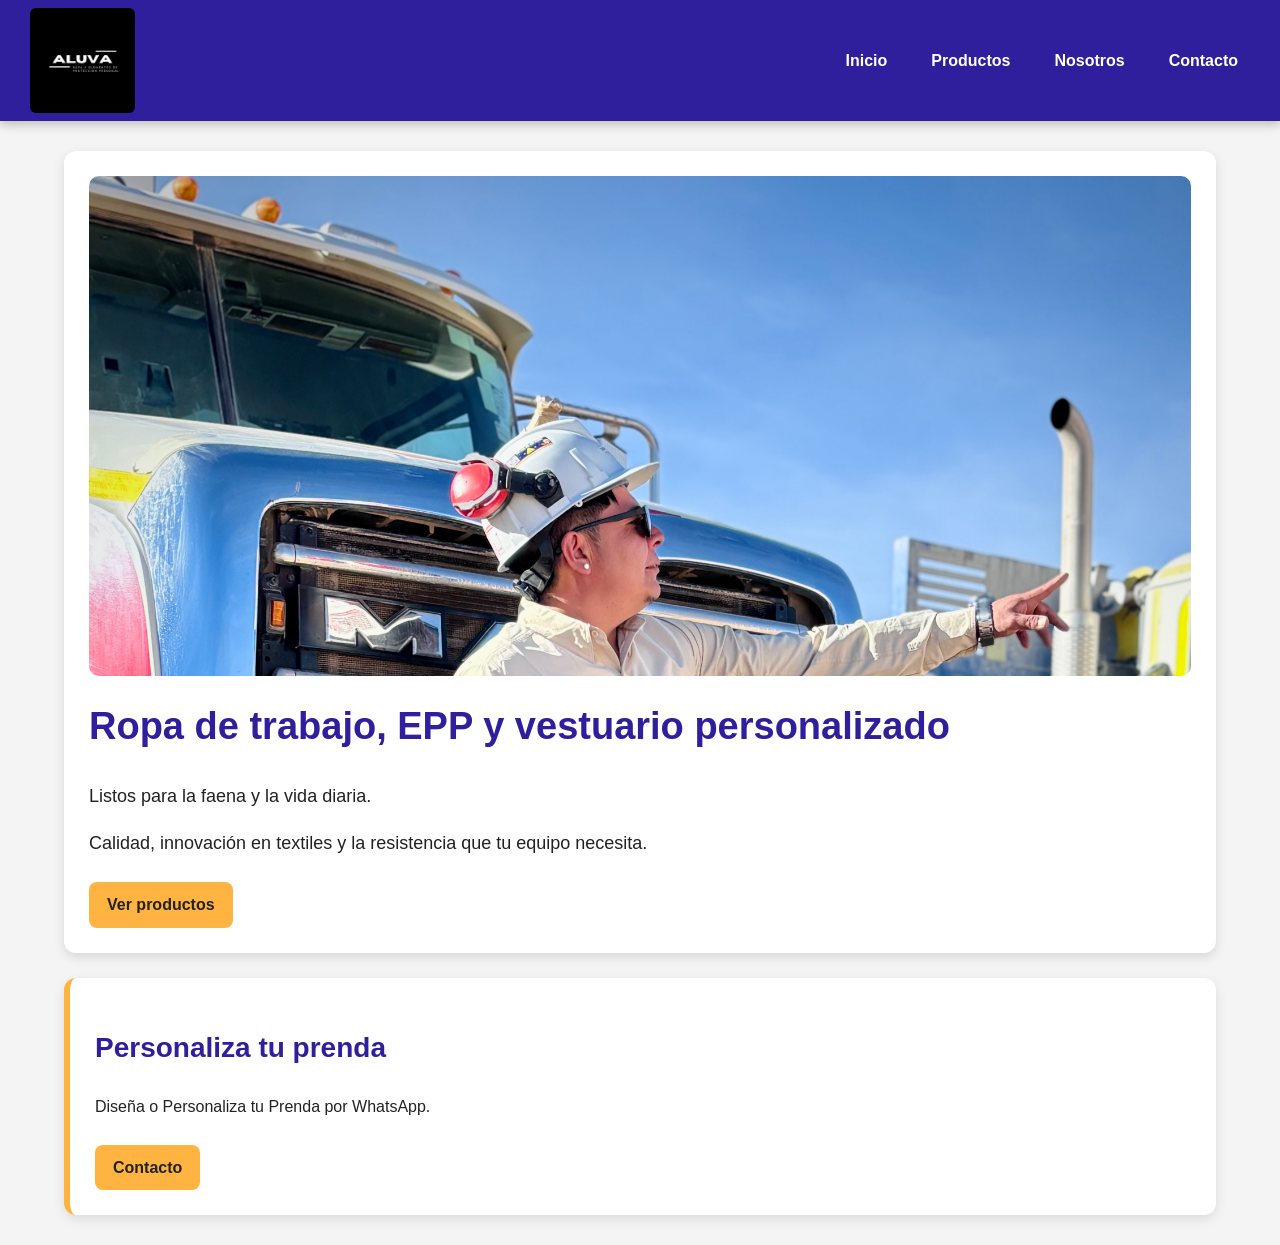
<file: ALUVA/index.html>
<!DOCTYPE html>
<html lang="es">

<head>
    <meta charset="UTF-8">
    <meta name="viewport" content="width=device-width, initial-scale=1.0">
    <title>ALUVA - Inicio</title>

    <link rel="stylesheet" href="style.css">
</head>

<body>

    <header class="encabezado">

        <img class="logo" src="imagenes/logo-aluva.jpeg" alt="Logo de ALUVA">

        <nav class="menu">
            <a href="index.html">Inicio</a>
            <a href="productos.html">Productos</a>
            <a href="nosotros.html">Nosotros</a>
            <a href="contacto.html">Contacto</a>
        </nav>

    </header>

    <main class="contenido-inicio">

        <section class="portada">

            <img class="imagen-portada"
                 src="imagenes/portada.jpeg"
                 alt="Vestuario ALUVA utilizado en terreno">

            <h1>Ropa de trabajo, EPP y vestuario personalizado</h1>

            <p>
                Listos para la faena y la vida diaria.
            </p>

            <p>
                Calidad, innovación en textiles y la resistencia que tu equipo
                necesita.
            </p>

            <a class="boton" href="productos.html">Ver productos</a>

        </section>

        <section class="personalizacion">

            <h2>Personaliza tu prenda</h2>

            <p>
                Diseña o Personaliza tu Prenda por WhatsApp.
            </p>

            <a class="boton" href="contacto.html">Contacto</a>

        </section>

    </main>

</body>

</html>
</file>
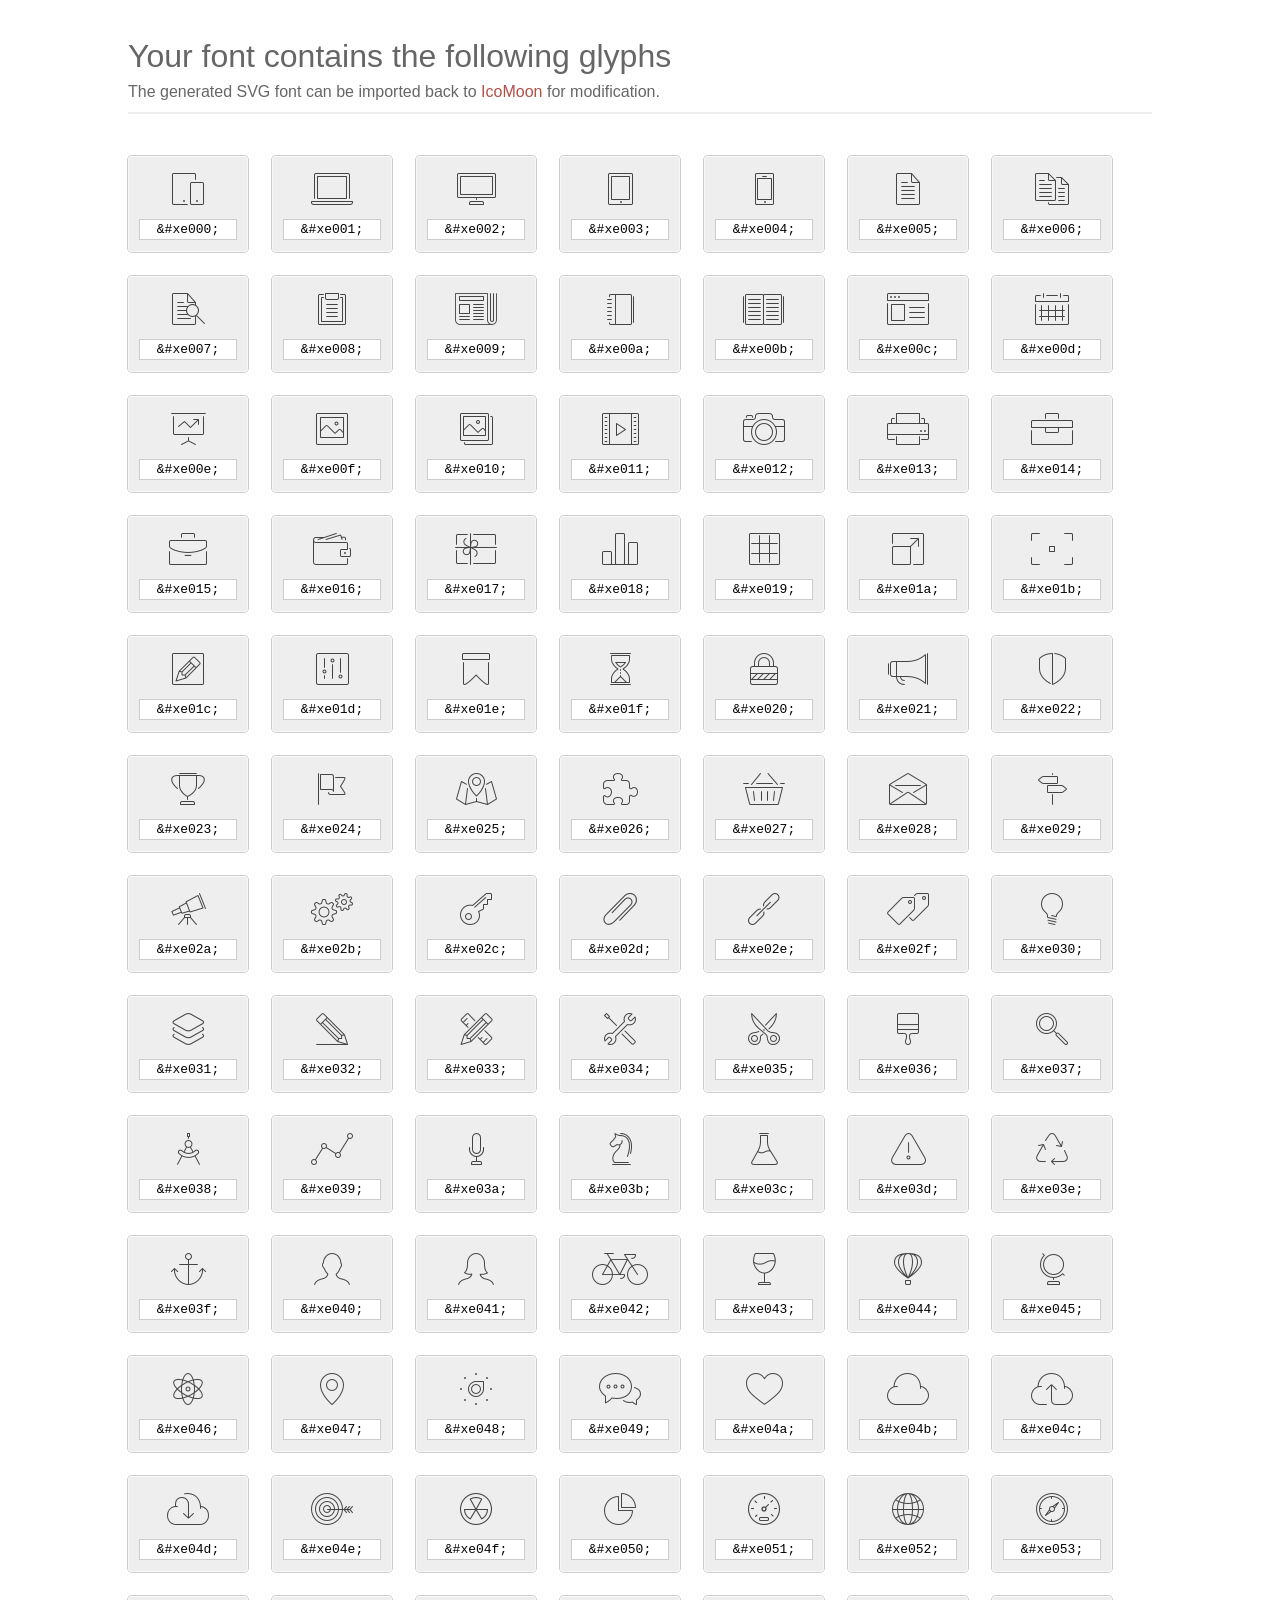
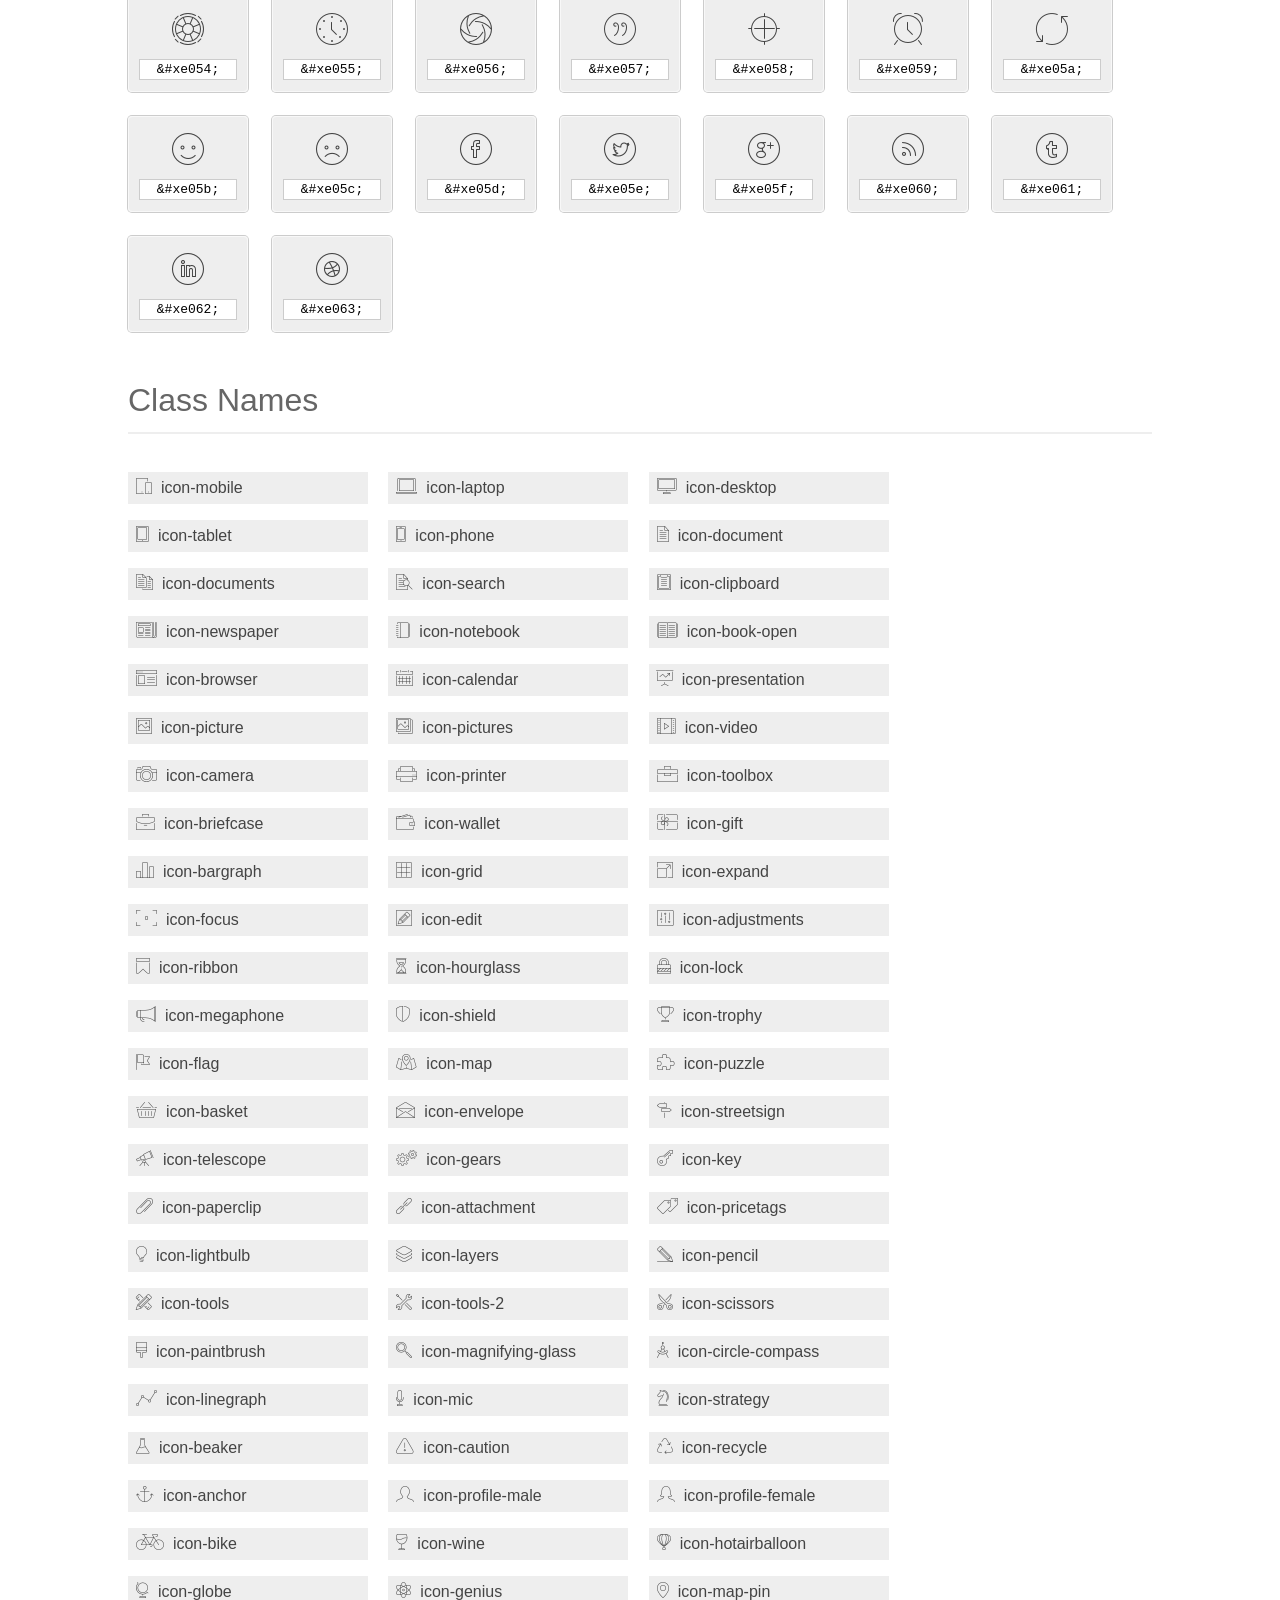
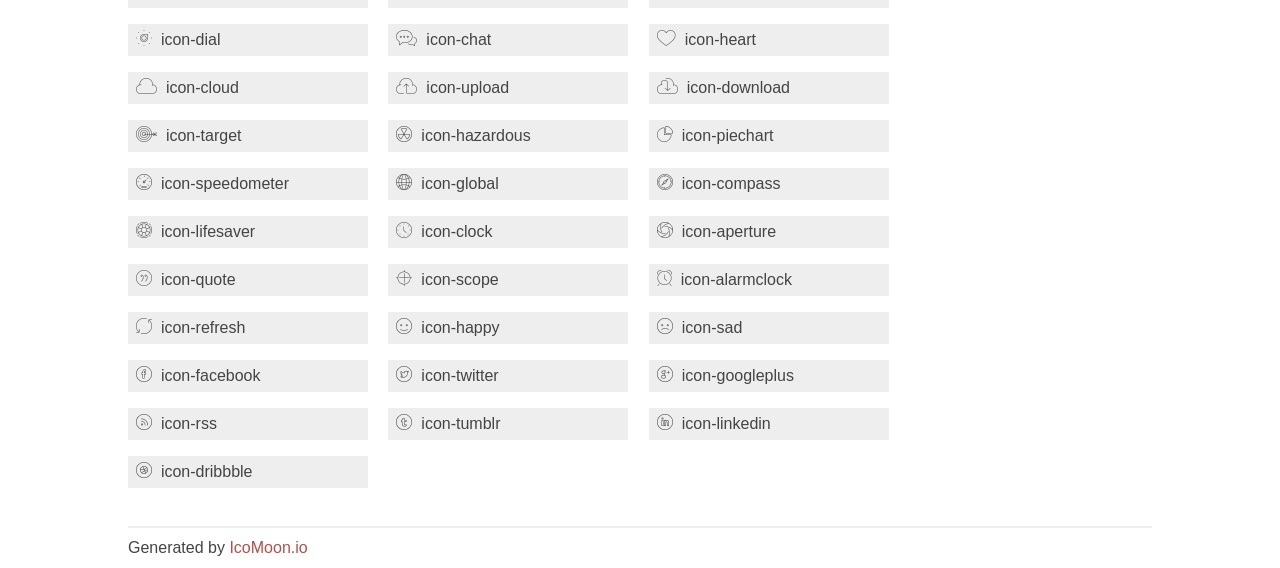
<file: ALUVA/classic-template/html/et-line-font/index.html>
<!doctype html>
<html>
<head>
<title>Your Font/Glyphs</title>
<link rel="stylesheet" href="style.css" />
<!--[if lte IE 7]><script src="lte-ie7.js"></script><![endif]-->
<style>
	section, header, footer {display: block;}
	body {
		font-family: sans-serif;
		color: #444;
		line-height: 1.5;
		font-size: 1em;
	}
	* {
		-moz-box-sizing: border-box;
		-webkit-box-sizing: border-box;
		box-sizing: border-box;
		margin: 0;
		padding: 0;
	}
	.glyph {
		font-size: 16px;
		float: left;
		text-align: center;
		background: #eee;
		padding: .75em;
		margin: .75em 1.5em .75em 0;
		width: 7.5em;
		border-radius: .25em;
		box-shadow: inset 0 0 0 1px #f8f8f8, 0 0 0 1px #CCC;
	}
	.glyph input {
		font-family: consolas, monospace;
		font-size: 13px;
		width: 100%;
		text-align: center;
		border: 0;
		box-shadow: 0 0 0 1px #ccc;
		padding: .125em;
	}
	.w-main {
		width: 80%;
	}
	.centered {
		margin-left: auto;
		margin-right: auto;
	}
	.fs1 {
		font-size: 2em;
	}
	header {
		margin: 2em 0;
		padding-bottom: .5em;
		color: #666;
		box-shadow: 0 2px #eee;
	}
	header h1 {
		font-size: 2em;
		font-weight: normal;
	}
	.clearfix:before, .clearfix:after { content: ""; display: table; }
	.clearfix:after, .clear { clear: both; }
	footer {
		margin-top: 2em;
		padding: .5em 0;
		box-shadow: 0 -2px #eee;
	}
	a, a:visited {
		color: #B35047;
		text-decoration: none;
	}
	a:hover, a:focus {color: #000;}
	.box1 {
		font-size: 16px;
		display: inline-block;
		width: 15em;
		padding: .25em .5em;
		background: #eee;
		margin: .5em 1em .5em 0;
	}
</style>
</head>
<body>
	<div class="w-main centered">
	<section class="mtm clearfix" id="glyphs">
	<header>
		<h1>Your font contains the following glyphs</h1>
		<p>The generated SVG font can be imported back to <a href="http://icomoon.io/app">IcoMoon</a> for modification.</p>
	</header>
	<div class="glyph">
		<div class="fs1" aria-hidden="true" data-icon="&#xe000;"></div>
		<input type="text" readonly="readonly" value="&amp;#xe000;" />
	</div>
	<div class="glyph">
		<div class="fs1" aria-hidden="true" data-icon="&#xe001;"></div>
		<input type="text" readonly="readonly" value="&amp;#xe001;" />
	</div>
	<div class="glyph">
		<div class="fs1" aria-hidden="true" data-icon="&#xe002;"></div>
		<input type="text" readonly="readonly" value="&amp;#xe002;" />
	</div>
	<div class="glyph">
		<div class="fs1" aria-hidden="true" data-icon="&#xe003;"></div>
		<input type="text" readonly="readonly" value="&amp;#xe003;" />
	</div>
	<div class="glyph">
		<div class="fs1" aria-hidden="true" data-icon="&#xe004;"></div>
		<input type="text" readonly="readonly" value="&amp;#xe004;" />
	</div>
	<div class="glyph">
		<div class="fs1" aria-hidden="true" data-icon="&#xe005;"></div>
		<input type="text" readonly="readonly" value="&amp;#xe005;" />
	</div>
	<div class="glyph">
		<div class="fs1" aria-hidden="true" data-icon="&#xe006;"></div>
		<input type="text" readonly="readonly" value="&amp;#xe006;" />
	</div>
	<div class="glyph">
		<div class="fs1" aria-hidden="true" data-icon="&#xe007;"></div>
		<input type="text" readonly="readonly" value="&amp;#xe007;" />
	</div>
	<div class="glyph">
		<div class="fs1" aria-hidden="true" data-icon="&#xe008;"></div>
		<input type="text" readonly="readonly" value="&amp;#xe008;" />
	</div>
	<div class="glyph">
		<div class="fs1" aria-hidden="true" data-icon="&#xe009;"></div>
		<input type="text" readonly="readonly" value="&amp;#xe009;" />
	</div>
	<div class="glyph">
		<div class="fs1" aria-hidden="true" data-icon="&#xe00a;"></div>
		<input type="text" readonly="readonly" value="&amp;#xe00a;" />
	</div>
	<div class="glyph">
		<div class="fs1" aria-hidden="true" data-icon="&#xe00b;"></div>
		<input type="text" readonly="readonly" value="&amp;#xe00b;" />
	</div>
	<div class="glyph">
		<div class="fs1" aria-hidden="true" data-icon="&#xe00c;"></div>
		<input type="text" readonly="readonly" value="&amp;#xe00c;" />
	</div>
	<div class="glyph">
		<div class="fs1" aria-hidden="true" data-icon="&#xe00d;"></div>
		<input type="text" readonly="readonly" value="&amp;#xe00d;" />
	</div>
	<div class="glyph">
		<div class="fs1" aria-hidden="true" data-icon="&#xe00e;"></div>
		<input type="text" readonly="readonly" value="&amp;#xe00e;" />
	</div>
	<div class="glyph">
		<div class="fs1" aria-hidden="true" data-icon="&#xe00f;"></div>
		<input type="text" readonly="readonly" value="&amp;#xe00f;" />
	</div>
	<div class="glyph">
		<div class="fs1" aria-hidden="true" data-icon="&#xe010;"></div>
		<input type="text" readonly="readonly" value="&amp;#xe010;" />
	</div>
	<div class="glyph">
		<div class="fs1" aria-hidden="true" data-icon="&#xe011;"></div>
		<input type="text" readonly="readonly" value="&amp;#xe011;" />
	</div>
	<div class="glyph">
		<div class="fs1" aria-hidden="true" data-icon="&#xe012;"></div>
		<input type="text" readonly="readonly" value="&amp;#xe012;" />
	</div>
	<div class="glyph">
		<div class="fs1" aria-hidden="true" data-icon="&#xe013;"></div>
		<input type="text" readonly="readonly" value="&amp;#xe013;" />
	</div>
	<div class="glyph">
		<div class="fs1" aria-hidden="true" data-icon="&#xe014;"></div>
		<input type="text" readonly="readonly" value="&amp;#xe014;" />
	</div>
	<div class="glyph">
		<div class="fs1" aria-hidden="true" data-icon="&#xe015;"></div>
		<input type="text" readonly="readonly" value="&amp;#xe015;" />
	</div>
	<div class="glyph">
		<div class="fs1" aria-hidden="true" data-icon="&#xe016;"></div>
		<input type="text" readonly="readonly" value="&amp;#xe016;" />
	</div>
	<div class="glyph">
		<div class="fs1" aria-hidden="true" data-icon="&#xe017;"></div>
		<input type="text" readonly="readonly" value="&amp;#xe017;" />
	</div>
	<div class="glyph">
		<div class="fs1" aria-hidden="true" data-icon="&#xe018;"></div>
		<input type="text" readonly="readonly" value="&amp;#xe018;" />
	</div>
	<div class="glyph">
		<div class="fs1" aria-hidden="true" data-icon="&#xe019;"></div>
		<input type="text" readonly="readonly" value="&amp;#xe019;" />
	</div>
	<div class="glyph">
		<div class="fs1" aria-hidden="true" data-icon="&#xe01a;"></div>
		<input type="text" readonly="readonly" value="&amp;#xe01a;" />
	</div>
	<div class="glyph">
		<div class="fs1" aria-hidden="true" data-icon="&#xe01b;"></div>
		<input type="text" readonly="readonly" value="&amp;#xe01b;" />
	</div>
	<div class="glyph">
		<div class="fs1" aria-hidden="true" data-icon="&#xe01c;"></div>
		<input type="text" readonly="readonly" value="&amp;#xe01c;" />
	</div>
	<div class="glyph">
		<div class="fs1" aria-hidden="true" data-icon="&#xe01d;"></div>
		<input type="text" readonly="readonly" value="&amp;#xe01d;" />
	</div>
	<div class="glyph">
		<div class="fs1" aria-hidden="true" data-icon="&#xe01e;"></div>
		<input type="text" readonly="readonly" value="&amp;#xe01e;" />
	</div>
	<div class="glyph">
		<div class="fs1" aria-hidden="true" data-icon="&#xe01f;"></div>
		<input type="text" readonly="readonly" value="&amp;#xe01f;" />
	</div>
	<div class="glyph">
		<div class="fs1" aria-hidden="true" data-icon="&#xe020;"></div>
		<input type="text" readonly="readonly" value="&amp;#xe020;" />
	</div>
	<div class="glyph">
		<div class="fs1" aria-hidden="true" data-icon="&#xe021;"></div>
		<input type="text" readonly="readonly" value="&amp;#xe021;" />
	</div>
	<div class="glyph">
		<div class="fs1" aria-hidden="true" data-icon="&#xe022;"></div>
		<input type="text" readonly="readonly" value="&amp;#xe022;" />
	</div>
	<div class="glyph">
		<div class="fs1" aria-hidden="true" data-icon="&#xe023;"></div>
		<input type="text" readonly="readonly" value="&amp;#xe023;" />
	</div>
	<div class="glyph">
		<div class="fs1" aria-hidden="true" data-icon="&#xe024;"></div>
		<input type="text" readonly="readonly" value="&amp;#xe024;" />
	</div>
	<div class="glyph">
		<div class="fs1" aria-hidden="true" data-icon="&#xe025;"></div>
		<input type="text" readonly="readonly" value="&amp;#xe025;" />
	</div>
	<div class="glyph">
		<div class="fs1" aria-hidden="true" data-icon="&#xe026;"></div>
		<input type="text" readonly="readonly" value="&amp;#xe026;" />
	</div>
	<div class="glyph">
		<div class="fs1" aria-hidden="true" data-icon="&#xe027;"></div>
		<input type="text" readonly="readonly" value="&amp;#xe027;" />
	</div>
	<div class="glyph">
		<div class="fs1" aria-hidden="true" data-icon="&#xe028;"></div>
		<input type="text" readonly="readonly" value="&amp;#xe028;" />
	</div>
	<div class="glyph">
		<div class="fs1" aria-hidden="true" data-icon="&#xe029;"></div>
		<input type="text" readonly="readonly" value="&amp;#xe029;" />
	</div>
	<div class="glyph">
		<div class="fs1" aria-hidden="true" data-icon="&#xe02a;"></div>
		<input type="text" readonly="readonly" value="&amp;#xe02a;" />
	</div>
	<div class="glyph">
		<div class="fs1" aria-hidden="true" data-icon="&#xe02b;"></div>
		<input type="text" readonly="readonly" value="&amp;#xe02b;" />
	</div>
	<div class="glyph">
		<div class="fs1" aria-hidden="true" data-icon="&#xe02c;"></div>
		<input type="text" readonly="readonly" value="&amp;#xe02c;" />
	</div>
	<div class="glyph">
		<div class="fs1" aria-hidden="true" data-icon="&#xe02d;"></div>
		<input type="text" readonly="readonly" value="&amp;#xe02d;" />
	</div>
	<div class="glyph">
		<div class="fs1" aria-hidden="true" data-icon="&#xe02e;"></div>
		<input type="text" readonly="readonly" value="&amp;#xe02e;" />
	</div>
	<div class="glyph">
		<div class="fs1" aria-hidden="true" data-icon="&#xe02f;"></div>
		<input type="text" readonly="readonly" value="&amp;#xe02f;" />
	</div>
	<div class="glyph">
		<div class="fs1" aria-hidden="true" data-icon="&#xe030;"></div>
		<input type="text" readonly="readonly" value="&amp;#xe030;" />
	</div>
	<div class="glyph">
		<div class="fs1" aria-hidden="true" data-icon="&#xe031;"></div>
		<input type="text" readonly="readonly" value="&amp;#xe031;" />
	</div>
	<div class="glyph">
		<div class="fs1" aria-hidden="true" data-icon="&#xe032;"></div>
		<input type="text" readonly="readonly" value="&amp;#xe032;" />
	</div>
	<div class="glyph">
		<div class="fs1" aria-hidden="true" data-icon="&#xe033;"></div>
		<input type="text" readonly="readonly" value="&amp;#xe033;" />
	</div>
	<div class="glyph">
		<div class="fs1" aria-hidden="true" data-icon="&#xe034;"></div>
		<input type="text" readonly="readonly" value="&amp;#xe034;" />
	</div>
	<div class="glyph">
		<div class="fs1" aria-hidden="true" data-icon="&#xe035;"></div>
		<input type="text" readonly="readonly" value="&amp;#xe035;" />
	</div>
	<div class="glyph">
		<div class="fs1" aria-hidden="true" data-icon="&#xe036;"></div>
		<input type="text" readonly="readonly" value="&amp;#xe036;" />
	</div>
	<div class="glyph">
		<div class="fs1" aria-hidden="true" data-icon="&#xe037;"></div>
		<input type="text" readonly="readonly" value="&amp;#xe037;" />
	</div>
	<div class="glyph">
		<div class="fs1" aria-hidden="true" data-icon="&#xe038;"></div>
		<input type="text" readonly="readonly" value="&amp;#xe038;" />
	</div>
	<div class="glyph">
		<div class="fs1" aria-hidden="true" data-icon="&#xe039;"></div>
		<input type="text" readonly="readonly" value="&amp;#xe039;" />
	</div>
	<div class="glyph">
		<div class="fs1" aria-hidden="true" data-icon="&#xe03a;"></div>
		<input type="text" readonly="readonly" value="&amp;#xe03a;" />
	</div>
	<div class="glyph">
		<div class="fs1" aria-hidden="true" data-icon="&#xe03b;"></div>
		<input type="text" readonly="readonly" value="&amp;#xe03b;" />
	</div>
	<div class="glyph">
		<div class="fs1" aria-hidden="true" data-icon="&#xe03c;"></div>
		<input type="text" readonly="readonly" value="&amp;#xe03c;" />
	</div>
	<div class="glyph">
		<div class="fs1" aria-hidden="true" data-icon="&#xe03d;"></div>
		<input type="text" readonly="readonly" value="&amp;#xe03d;" />
	</div>
	<div class="glyph">
		<div class="fs1" aria-hidden="true" data-icon="&#xe03e;"></div>
		<input type="text" readonly="readonly" value="&amp;#xe03e;" />
	</div>
	<div class="glyph">
		<div class="fs1" aria-hidden="true" data-icon="&#xe03f;"></div>
		<input type="text" readonly="readonly" value="&amp;#xe03f;" />
	</div>
	<div class="glyph">
		<div class="fs1" aria-hidden="true" data-icon="&#xe040;"></div>
		<input type="text" readonly="readonly" value="&amp;#xe040;" />
	</div>
	<div class="glyph">
		<div class="fs1" aria-hidden="true" data-icon="&#xe041;"></div>
		<input type="text" readonly="readonly" value="&amp;#xe041;" />
	</div>
	<div class="glyph">
		<div class="fs1" aria-hidden="true" data-icon="&#xe042;"></div>
		<input type="text" readonly="readonly" value="&amp;#xe042;" />
	</div>
	<div class="glyph">
		<div class="fs1" aria-hidden="true" data-icon="&#xe043;"></div>
		<input type="text" readonly="readonly" value="&amp;#xe043;" />
	</div>
	<div class="glyph">
		<div class="fs1" aria-hidden="true" data-icon="&#xe044;"></div>
		<input type="text" readonly="readonly" value="&amp;#xe044;" />
	</div>
	<div class="glyph">
		<div class="fs1" aria-hidden="true" data-icon="&#xe045;"></div>
		<input type="text" readonly="readonly" value="&amp;#xe045;" />
	</div>
	<div class="glyph">
		<div class="fs1" aria-hidden="true" data-icon="&#xe046;"></div>
		<input type="text" readonly="readonly" value="&amp;#xe046;" />
	</div>
	<div class="glyph">
		<div class="fs1" aria-hidden="true" data-icon="&#xe047;"></div>
		<input type="text" readonly="readonly" value="&amp;#xe047;" />
	</div>
	<div class="glyph">
		<div class="fs1" aria-hidden="true" data-icon="&#xe048;"></div>
		<input type="text" readonly="readonly" value="&amp;#xe048;" />
	</div>
	<div class="glyph">
		<div class="fs1" aria-hidden="true" data-icon="&#xe049;"></div>
		<input type="text" readonly="readonly" value="&amp;#xe049;" />
	</div>
	<div class="glyph">
		<div class="fs1" aria-hidden="true" data-icon="&#xe04a;"></div>
		<input type="text" readonly="readonly" value="&amp;#xe04a;" />
	</div>
	<div class="glyph">
		<div class="fs1" aria-hidden="true" data-icon="&#xe04b;"></div>
		<input type="text" readonly="readonly" value="&amp;#xe04b;" />
	</div>
	<div class="glyph">
		<div class="fs1" aria-hidden="true" data-icon="&#xe04c;"></div>
		<input type="text" readonly="readonly" value="&amp;#xe04c;" />
	</div>
	<div class="glyph">
		<div class="fs1" aria-hidden="true" data-icon="&#xe04d;"></div>
		<input type="text" readonly="readonly" value="&amp;#xe04d;" />
	</div>
	<div class="glyph">
		<div class="fs1" aria-hidden="true" data-icon="&#xe04e;"></div>
		<input type="text" readonly="readonly" value="&amp;#xe04e;" />
	</div>
	<div class="glyph">
		<div class="fs1" aria-hidden="true" data-icon="&#xe04f;"></div>
		<input type="text" readonly="readonly" value="&amp;#xe04f;" />
	</div>
	<div class="glyph">
		<div class="fs1" aria-hidden="true" data-icon="&#xe050;"></div>
		<input type="text" readonly="readonly" value="&amp;#xe050;" />
	</div>
	<div class="glyph">
		<div class="fs1" aria-hidden="true" data-icon="&#xe051;"></div>
		<input type="text" readonly="readonly" value="&amp;#xe051;" />
	</div>
	<div class="glyph">
		<div class="fs1" aria-hidden="true" data-icon="&#xe052;"></div>
		<input type="text" readonly="readonly" value="&amp;#xe052;" />
	</div>
	<div class="glyph">
		<div class="fs1" aria-hidden="true" data-icon="&#xe053;"></div>
		<input type="text" readonly="readonly" value="&amp;#xe053;" />
	</div>
	<div class="glyph">
		<div class="fs1" aria-hidden="true" data-icon="&#xe054;"></div>
		<input type="text" readonly="readonly" value="&amp;#xe054;" />
	</div>
	<div class="glyph">
		<div class="fs1" aria-hidden="true" data-icon="&#xe055;"></div>
		<input type="text" readonly="readonly" value="&amp;#xe055;" />
	</div>
	<div class="glyph">
		<div class="fs1" aria-hidden="true" data-icon="&#xe056;"></div>
		<input type="text" readonly="readonly" value="&amp;#xe056;" />
	</div>
	<div class="glyph">
		<div class="fs1" aria-hidden="true" data-icon="&#xe057;"></div>
		<input type="text" readonly="readonly" value="&amp;#xe057;" />
	</div>
	<div class="glyph">
		<div class="fs1" aria-hidden="true" data-icon="&#xe058;"></div>
		<input type="text" readonly="readonly" value="&amp;#xe058;" />
	</div>
	<div class="glyph">
		<div class="fs1" aria-hidden="true" data-icon="&#xe059;"></div>
		<input type="text" readonly="readonly" value="&amp;#xe059;" />
	</div>
	<div class="glyph">
		<div class="fs1" aria-hidden="true" data-icon="&#xe05a;"></div>
		<input type="text" readonly="readonly" value="&amp;#xe05a;" />
	</div>
	<div class="glyph">
		<div class="fs1" aria-hidden="true" data-icon="&#xe05b;"></div>
		<input type="text" readonly="readonly" value="&amp;#xe05b;" />
	</div>
	<div class="glyph">
		<div class="fs1" aria-hidden="true" data-icon="&#xe05c;"></div>
		<input type="text" readonly="readonly" value="&amp;#xe05c;" />
	</div>
	<div class="glyph">
		<div class="fs1" aria-hidden="true" data-icon="&#xe05d;"></div>
		<input type="text" readonly="readonly" value="&amp;#xe05d;" />
	</div>
	<div class="glyph">
		<div class="fs1" aria-hidden="true" data-icon="&#xe05e;"></div>
		<input type="text" readonly="readonly" value="&amp;#xe05e;" />
	</div>
	<div class="glyph">
		<div class="fs1" aria-hidden="true" data-icon="&#xe05f;"></div>
		<input type="text" readonly="readonly" value="&amp;#xe05f;" />
	</div>
	<div class="glyph">
		<div class="fs1" aria-hidden="true" data-icon="&#xe060;"></div>
		<input type="text" readonly="readonly" value="&amp;#xe060;" />
	</div>
	<div class="glyph">
		<div class="fs1" aria-hidden="true" data-icon="&#xe061;"></div>
		<input type="text" readonly="readonly" value="&amp;#xe061;" />
	</div>
	<div class="glyph">
		<div class="fs1" aria-hidden="true" data-icon="&#xe062;"></div>
		<input type="text" readonly="readonly" value="&amp;#xe062;" />
	</div>
	<div class="glyph">
		<div class="fs1" aria-hidden="true" data-icon="&#xe063;"></div>
		<input type="text" readonly="readonly" value="&amp;#xe063;" />
	</div>
	</section>
	<div class="clear"></div>
	<section class="mtm clearfix" id="glyphs">
	<header>
		<h1>Class Names</h1>
	</header>
	<span class="box1">
		<span aria-hidden="true" class="icon-mobile"></span>
		&nbsp;icon-mobile
	</span>
	<span class="box1">
		<span aria-hidden="true" class="icon-laptop"></span>
		&nbsp;icon-laptop
	</span>
	<span class="box1">
		<span aria-hidden="true" class="icon-desktop"></span>
		&nbsp;icon-desktop
	</span>
	<span class="box1">
		<span aria-hidden="true" class="icon-tablet"></span>
		&nbsp;icon-tablet
	</span>
	<span class="box1">
		<span aria-hidden="true" class="icon-phone"></span>
		&nbsp;icon-phone
	</span>
	<span class="box1">
		<span aria-hidden="true" class="icon-document"></span>
		&nbsp;icon-document
	</span>
	<span class="box1">
		<span aria-hidden="true" class="icon-documents"></span>
		&nbsp;icon-documents
	</span>
	<span class="box1">
		<span aria-hidden="true" class="icon-search"></span>
		&nbsp;icon-search
	</span>
	<span class="box1">
		<span aria-hidden="true" class="icon-clipboard"></span>
		&nbsp;icon-clipboard
	</span>
	<span class="box1">
		<span aria-hidden="true" class="icon-newspaper"></span>
		&nbsp;icon-newspaper
	</span>
	<span class="box1">
		<span aria-hidden="true" class="icon-notebook"></span>
		&nbsp;icon-notebook
	</span>
	<span class="box1">
		<span aria-hidden="true" class="icon-book-open"></span>
		&nbsp;icon-book-open
	</span>
	<span class="box1">
		<span aria-hidden="true" class="icon-browser"></span>
		&nbsp;icon-browser
	</span>
	<span class="box1">
		<span aria-hidden="true" class="icon-calendar"></span>
		&nbsp;icon-calendar
	</span>
	<span class="box1">
		<span aria-hidden="true" class="icon-presentation"></span>
		&nbsp;icon-presentation
	</span>
	<span class="box1">
		<span aria-hidden="true" class="icon-picture"></span>
		&nbsp;icon-picture
	</span>
	<span class="box1">
		<span aria-hidden="true" class="icon-pictures"></span>
		&nbsp;icon-pictures
	</span>
	<span class="box1">
		<span aria-hidden="true" class="icon-video"></span>
		&nbsp;icon-video
	</span>
	<span class="box1">
		<span aria-hidden="true" class="icon-camera"></span>
		&nbsp;icon-camera
	</span>
	<span class="box1">
		<span aria-hidden="true" class="icon-printer"></span>
		&nbsp;icon-printer
	</span>
	<span class="box1">
		<span aria-hidden="true" class="icon-toolbox"></span>
		&nbsp;icon-toolbox
	</span>
	<span class="box1">
		<span aria-hidden="true" class="icon-briefcase"></span>
		&nbsp;icon-briefcase
	</span>
	<span class="box1">
		<span aria-hidden="true" class="icon-wallet"></span>
		&nbsp;icon-wallet
	</span>
	<span class="box1">
		<span aria-hidden="true" class="icon-gift"></span>
		&nbsp;icon-gift
	</span>
	<span class="box1">
		<span aria-hidden="true" class="icon-bargraph"></span>
		&nbsp;icon-bargraph
	</span>
	<span class="box1">
		<span aria-hidden="true" class="icon-grid"></span>
		&nbsp;icon-grid
	</span>
	<span class="box1">
		<span aria-hidden="true" class="icon-expand"></span>
		&nbsp;icon-expand
	</span>
	<span class="box1">
		<span aria-hidden="true" class="icon-focus"></span>
		&nbsp;icon-focus
	</span>
	<span class="box1">
		<span aria-hidden="true" class="icon-edit"></span>
		&nbsp;icon-edit
	</span>
	<span class="box1">
		<span aria-hidden="true" class="icon-adjustments"></span>
		&nbsp;icon-adjustments
	</span>
	<span class="box1">
		<span aria-hidden="true" class="icon-ribbon"></span>
		&nbsp;icon-ribbon
	</span>
	<span class="box1">
		<span aria-hidden="true" class="icon-hourglass"></span>
		&nbsp;icon-hourglass
	</span>
	<span class="box1">
		<span aria-hidden="true" class="icon-lock"></span>
		&nbsp;icon-lock
	</span>
	<span class="box1">
		<span aria-hidden="true" class="icon-megaphone"></span>
		&nbsp;icon-megaphone
	</span>
	<span class="box1">
		<span aria-hidden="true" class="icon-shield"></span>
		&nbsp;icon-shield
	</span>
	<span class="box1">
		<span aria-hidden="true" class="icon-trophy"></span>
		&nbsp;icon-trophy
	</span>
	<span class="box1">
		<span aria-hidden="true" class="icon-flag"></span>
		&nbsp;icon-flag
	</span>
	<span class="box1">
		<span aria-hidden="true" class="icon-map"></span>
		&nbsp;icon-map
	</span>
	<span class="box1">
		<span aria-hidden="true" class="icon-puzzle"></span>
		&nbsp;icon-puzzle
	</span>
	<span class="box1">
		<span aria-hidden="true" class="icon-basket"></span>
		&nbsp;icon-basket
	</span>
	<span class="box1">
		<span aria-hidden="true" class="icon-envelope"></span>
		&nbsp;icon-envelope
	</span>
	<span class="box1">
		<span aria-hidden="true" class="icon-streetsign"></span>
		&nbsp;icon-streetsign
	</span>
	<span class="box1">
		<span aria-hidden="true" class="icon-telescope"></span>
		&nbsp;icon-telescope
	</span>
	<span class="box1">
		<span aria-hidden="true" class="icon-gears"></span>
		&nbsp;icon-gears
	</span>
	<span class="box1">
		<span aria-hidden="true" class="icon-key"></span>
		&nbsp;icon-key
	</span>
	<span class="box1">
		<span aria-hidden="true" class="icon-paperclip"></span>
		&nbsp;icon-paperclip
	</span>
	<span class="box1">
		<span aria-hidden="true" class="icon-attachment"></span>
		&nbsp;icon-attachment
	</span>
	<span class="box1">
		<span aria-hidden="true" class="icon-pricetags"></span>
		&nbsp;icon-pricetags
	</span>
	<span class="box1">
		<span aria-hidden="true" class="icon-lightbulb"></span>
		&nbsp;icon-lightbulb
	</span>
	<span class="box1">
		<span aria-hidden="true" class="icon-layers"></span>
		&nbsp;icon-layers
	</span>
	<span class="box1">
		<span aria-hidden="true" class="icon-pencil"></span>
		&nbsp;icon-pencil
	</span>
	<span class="box1">
		<span aria-hidden="true" class="icon-tools"></span>
		&nbsp;icon-tools
	</span>
	<span class="box1">
		<span aria-hidden="true" class="icon-tools-2"></span>
		&nbsp;icon-tools-2
	</span>
	<span class="box1">
		<span aria-hidden="true" class="icon-scissors"></span>
		&nbsp;icon-scissors
	</span>
	<span class="box1">
		<span aria-hidden="true" class="icon-paintbrush"></span>
		&nbsp;icon-paintbrush
	</span>
	<span class="box1">
		<span aria-hidden="true" class="icon-magnifying-glass"></span>
		&nbsp;icon-magnifying-glass
	</span>
	<span class="box1">
		<span aria-hidden="true" class="icon-circle-compass"></span>
		&nbsp;icon-circle-compass
	</span>
	<span class="box1">
		<span aria-hidden="true" class="icon-linegraph"></span>
		&nbsp;icon-linegraph
	</span>
	<span class="box1">
		<span aria-hidden="true" class="icon-mic"></span>
		&nbsp;icon-mic
	</span>
	<span class="box1">
		<span aria-hidden="true" class="icon-strategy"></span>
		&nbsp;icon-strategy
	</span>
	<span class="box1">
		<span aria-hidden="true" class="icon-beaker"></span>
		&nbsp;icon-beaker
	</span>
	<span class="box1">
		<span aria-hidden="true" class="icon-caution"></span>
		&nbsp;icon-caution
	</span>
	<span class="box1">
		<span aria-hidden="true" class="icon-recycle"></span>
		&nbsp;icon-recycle
	</span>
	<span class="box1">
		<span aria-hidden="true" class="icon-anchor"></span>
		&nbsp;icon-anchor
	</span>
	<span class="box1">
		<span aria-hidden="true" class="icon-profile-male"></span>
		&nbsp;icon-profile-male
	</span>
	<span class="box1">
		<span aria-hidden="true" class="icon-profile-female"></span>
		&nbsp;icon-profile-female
	</span>
	<span class="box1">
		<span aria-hidden="true" class="icon-bike"></span>
		&nbsp;icon-bike
	</span>
	<span class="box1">
		<span aria-hidden="true" class="icon-wine"></span>
		&nbsp;icon-wine
	</span>
	<span class="box1">
		<span aria-hidden="true" class="icon-hotairballoon"></span>
		&nbsp;icon-hotairballoon
	</span>
	<span class="box1">
		<span aria-hidden="true" class="icon-globe"></span>
		&nbsp;icon-globe
	</span>
	<span class="box1">
		<span aria-hidden="true" class="icon-genius"></span>
		&nbsp;icon-genius
	</span>
	<span class="box1">
		<span aria-hidden="true" class="icon-map-pin"></span>
		&nbsp;icon-map-pin
	</span>
	<span class="box1">
		<span aria-hidden="true" class="icon-dial"></span>
		&nbsp;icon-dial
	</span>
	<span class="box1">
		<span aria-hidden="true" class="icon-chat"></span>
		&nbsp;icon-chat
	</span>
	<span class="box1">
		<span aria-hidden="true" class="icon-heart"></span>
		&nbsp;icon-heart
	</span>
	<span class="box1">
		<span aria-hidden="true" class="icon-cloud"></span>
		&nbsp;icon-cloud
	</span>
	<span class="box1">
		<span aria-hidden="true" class="icon-upload"></span>
		&nbsp;icon-upload
	</span>
	<span class="box1">
		<span aria-hidden="true" class="icon-download"></span>
		&nbsp;icon-download
	</span>
	<span class="box1">
		<span aria-hidden="true" class="icon-target"></span>
		&nbsp;icon-target
	</span>
	<span class="box1">
		<span aria-hidden="true" class="icon-hazardous"></span>
		&nbsp;icon-hazardous
	</span>
	<span class="box1">
		<span aria-hidden="true" class="icon-piechart"></span>
		&nbsp;icon-piechart
	</span>
	<span class="box1">
		<span aria-hidden="true" class="icon-speedometer"></span>
		&nbsp;icon-speedometer
	</span>
	<span class="box1">
		<span aria-hidden="true" class="icon-global"></span>
		&nbsp;icon-global
	</span>
	<span class="box1">
		<span aria-hidden="true" class="icon-compass"></span>
		&nbsp;icon-compass
	</span>
	<span class="box1">
		<span aria-hidden="true" class="icon-lifesaver"></span>
		&nbsp;icon-lifesaver
	</span>
	<span class="box1">
		<span aria-hidden="true" class="icon-clock"></span>
		&nbsp;icon-clock
	</span>
	<span class="box1">
		<span aria-hidden="true" class="icon-aperture"></span>
		&nbsp;icon-aperture
	</span>
	<span class="box1">
		<span aria-hidden="true" class="icon-quote"></span>
		&nbsp;icon-quote
	</span>
	<span class="box1">
		<span aria-hidden="true" class="icon-scope"></span>
		&nbsp;icon-scope
	</span>
	<span class="box1">
		<span aria-hidden="true" class="icon-alarmclock"></span>
		&nbsp;icon-alarmclock
	</span>
	<span class="box1">
		<span aria-hidden="true" class="icon-refresh"></span>
		&nbsp;icon-refresh
	</span>
	<span class="box1">
		<span aria-hidden="true" class="icon-happy"></span>
		&nbsp;icon-happy
	</span>
	<span class="box1">
		<span aria-hidden="true" class="icon-sad"></span>
		&nbsp;icon-sad
	</span>
	<span class="box1">
		<span aria-hidden="true" class="icon-facebook"></span>
		&nbsp;icon-facebook
	</span>
	<span class="box1">
		<span aria-hidden="true" class="icon-twitter"></span>
		&nbsp;icon-twitter
	</span>
	<span class="box1">
		<span aria-hidden="true" class="icon-googleplus"></span>
		&nbsp;icon-googleplus
	</span>
	<span class="box1">
		<span aria-hidden="true" class="icon-rss"></span>
		&nbsp;icon-rss
	</span>
	<span class="box1">
		<span aria-hidden="true" class="icon-tumblr"></span>
		&nbsp;icon-tumblr
	</span>
	<span class="box1">
		<span aria-hidden="true" class="icon-linkedin"></span>
		&nbsp;icon-linkedin
	</span>
	<span class="box1">
		<span aria-hidden="true" class="icon-dribbble"></span>
		&nbsp;icon-dribbble
	</span>
	</section>
	<footer>
		<p>Generated by <a href="http://icomoon.io">IcoMoon.io</a></p>
	</footer>
	</div>
	<script>
	document.getElementById("glyphs").addEventListener("click", function(e) {
		var target = e.target;
		if (target.tagName === "INPUT") {
			target.select();
		}
	});
	</script>
</body>
</html>
</file>
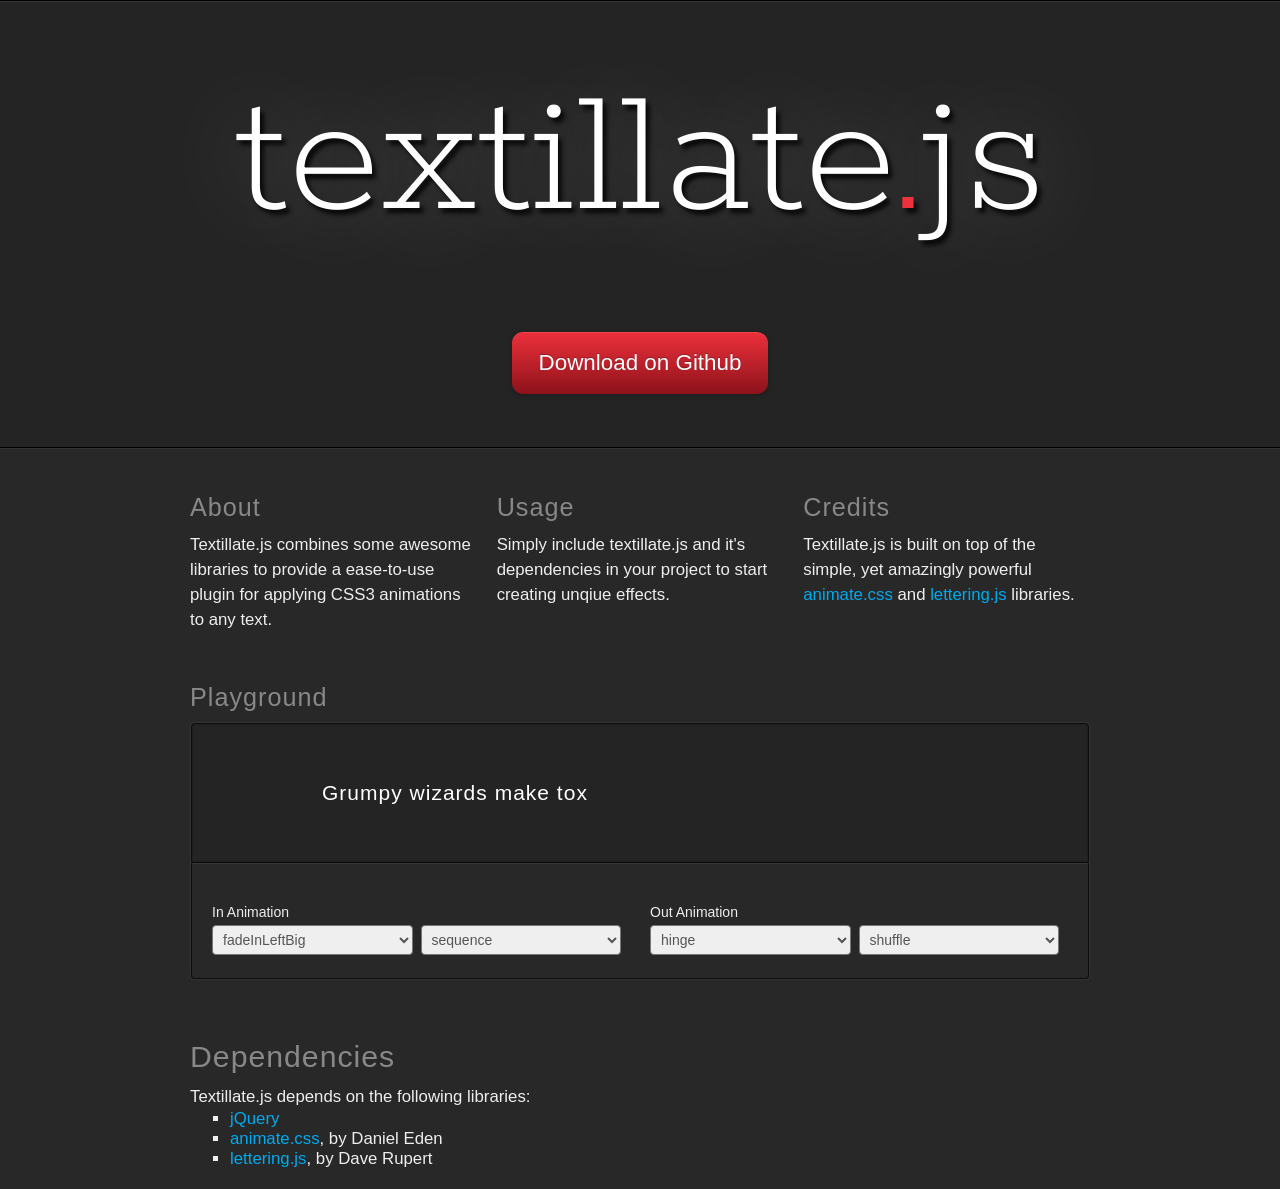
<file: ALUVA/classic-template/html/bower_components/textillate/index.html>
<!DOCTYPE HTML>
<html>
  <meta charset="utf-8">
  <meta http-equiv="X-UA-Compatible" content="chrome=1">
  <meta name="viewport" content="width=device-width, initial-scale=1.0">
  <title>Textillate.js</title>
  <link href="assets/animate.css" rel="stylesheet">
  <link href="assets/style.css" rel="stylesheet">
  <link href='http://fonts.googleapis.com/css?family=Rokkitt' rel='stylesheet' type='text/css'>
  <body>
  	<!--<a href="https://github.com/jschr/textillate"><img style="position: absolute; top: 0; right: 0; border: 0;" src="https://s3.amazonaws.com/github/ribbons/forkme_right_darkblue_121621.png" alt="Fork me on GitHub"></a>-->
    <div class="decal"></div>
		<div class="jumbotron">
			<div class="container">
  		  <h1 class="glow in tlt">textillate.js</h1>
  		  <p class="tlt" data-in-effect="bounceInDown">
  		  	A simple plugin for CSS3 text animations.
  		  </p>
        <a href="https://github.com/jschr/textillate" class="btn fade in">Download on Github</a>
  		</div>
  	</div>
    <div class="decal"></div>
  	<div class="container fade in">
      <div class="about">
        <div class="grid grid-pad">
          <section class="col-1-3">
            <h2>About</h2>
            <p>Textillate.js combines some awesome libraries to provide a ease-to-use plugin for applying CSS3 animations to any text.</p>
          </section>
          <section class="col-1-3">
            <h2>Usage</h2>
            <p>Simply include textillate.js and it's dependencies in your project to start creating unqiue effects.</p>
          </section>
          <section class="col-1-3">
            <h2>Credits</h2>
            <p>Textillate.js is built on top of the simple, yet amazingly powerful <a href="http://daneden.me/animate">animate.css</a> and <a href="http://letteringjs.com">lettering.js</a> libraries.</p>
          </section>
        </div>
      </div>
      <!--<div class="grid grid-pad">
        <section class="col-1-1">
          <h2>Examples</h2>
          <pre><code class="xml"><span id="example">Some Text</span></code></pre>
          <pre><code class="javascript">$('#example').textillate()</code></pre>
        </section>
      </div>-->
      <div class="grid grid-pad">
        <section class="col-1-1">
            <h2>Playground</h2>
            <div class="playground grid">
              <div class="col-1-1 viewport">
                  <div class="tlt">
                    <ul class="texts" style="display: none">
                      <li>Grumpy wizards make toxic brew for the evil Queen and Jack.</li>
                      <li>The quick brown fox jumps over the lazy dog.</li>
                    </ul>
                  </div>
              </div>
              <div class="col-1-1 controls" style="padding-right: 0">
                <form class="grid grid-pad">
                  <div class="control col-1-2">
                    <label>In Animation</label>
                    <select data-key="effect" data-type="in"></select>
                    <select data-key="type" data-type="in">
                      <option value="">sequence</option>
                      <option value="reverse">reverse</option>
                      <option value="sync">sync</option>
                      <option value="shuffle">shuffle</option>
                    </select>
                  </div>
                  <div class="control col-1-2">
                    <label>Out Animation</label>
                    <select data-key="effect" data-type="out"></select>
                    <select data-key="type" data-type="out">
                      <option value="">sequence</option>
                      <option value="reverse">reverse</option>
                      <option value="sync">sync</option>
                      <option selected="selected" value="shuffle">shuffle</option>
                    </select>
                  </div>
                </form>
              </div>
            </div>
        </section>
      </div>
      <div class="grid grid-pad">
        <section class="col-1-1 deps">
            <h2>Dependencies</h2>
            <p>Textillate.js depends on the following libraries: </p>
            <div>
              <ul>
                <li><a href="http://jquery.com/">jQuery</a></li>
                <li><a href="http://daneden.me/animate/">animate.css</a>, by Daniel Eden</li>
                <li><a href="http://letteringjs.com/">lettering.js</a>, by Dave Rupert</li>
              </ul>
            </div>
        </section>
      </div>
  	</div>

<script src="http://ajax.googleapis.com/ajax/libs/jquery/1.9.0/jquery.min.js"></script>
<script src="assets/jquery.fittext.js"></script>
<script src="assets/jquery.lettering.js"></script>
<script src="http://yandex.st/highlightjs/7.3/highlight.min.js"></script>
<script src="jquery.textillate.js"></script>
<script>hljs.initHighlightingOnLoad();</script>
<script>
  $(function (){
    var log = function (msg) {
      return function () {
        if (console) console.log(msg);
      }
    }
    $('code').each(function () {
      var $this = $(this);
      $this.text($this.html());
    })

    var animateClasses = 'flash bounce shake tada swing wobble pulse flip flipInX flipOutX flipInY flipOutY fadeIn fadeInUp fadeInDown fadeInLeft fadeInRight fadeInUpBig fadeInDownBig fadeInLeftBig fadeInRightBig fadeOut fadeOutUp fadeOutDown fadeOutLeft fadeOutRight fadeOutUpBig fadeOutDownBig fadeOutLeftBig fadeOutRightBig bounceIn bounceInDown bounceInUp bounceInLeft bounceInRight bounceOut bounceOutDown bounceOutUp bounceOutLeft bounceOutRight rotateIn rotateInDownLeft rotateInDownRight rotateInUpLeft rotateInUpRight rotateOut rotateOutDownLeft rotateOutDownRight rotateOutUpLeft rotateOutUpRight hinge rollIn rollOut';

    var $form = $('.playground form')
      , $viewport = $('.playground .viewport');

    var getFormData = function () {
      var data = { 
        loop: true, 
        in: { callback: log('in callback called.') }, 
        out: { callback: log('out callback called.') }
      };
      
      $form.find('[data-key="effect"]').each(function () {
        var $this = $(this)
          , key = $this.data('key')
          , type = $this.data('type');

          data[type][key] = $this.val();
      });

      $form.find('[data-key="type"]').each(function () {
        var $this = $(this)
          , key = $this.data('key')
          , type = $this.data('type')
          , val = $this.val();

          data[type].shuffle = (val === 'shuffle');
          data[type].reverse = (val === 'reverse');
          data[type].sync = (val === 'sync');
      });

      return data;
    };

    $.each(animateClasses.split(' '), function (i, value) {
      var type = '[data-type]'
        , option = '<option value="' + value + '">' + value + '</option>';

      if (/Out/.test(value) || value === 'hinge') {
        type = '[data-type="out"]';
      } else if (/In/.test(value)) {
        type = '[data-type="in"]';
      } 

      if (type) {
        $form.find('[data-key="effect"]' + type).append(option);        
      }
    });

    $form.find('[data-key="effect"][data-type="in"]').val('fadeInLeftBig');
    $form.find('[data-key="effect"][data-type="out"]').val('hinge');

    $('.jumbotron h1')
      .fitText(0.5)
      .textillate({ in: { effect: 'flipInY' }});
    
    $('.jumbotron p')
      .fitText(3.2, { maxFontSize: 18 })
      .textillate({ initialDelay: 1000, in: { delay: 3, shuffle: true } });

    setTimeout(function () {
        $('.fade').addClass('in');
    }, 250);

    setTimeout(function () {
      $('h1.glow').removeClass('in');
    }, 2000);

    var $tlt = $viewport.find('.tlt')
      .on('start.tlt', log('start.tlt triggered.'))
      .on('inAnimationBegin.tlt', log('inAnimationBegin.tlt triggered.'))
      .on('inAnimationEnd.tlt', log('inAnimationEnd.tlt triggered.'))
      .on('outAnimationBegin.tlt', log('outAnimationBegin.tlt triggered.'))
      .on('outAnimationEnd.tlt', log('outAnimationEnd.tlt triggered.'))
      .on('end.tlt', log('end.tlt'));
    
    $form.on('change', function () {
      var obj = getFormData();
      $tlt.textillate(obj);
    }).trigger('change');

  });

	</script>
  </body>
</html>
</file>
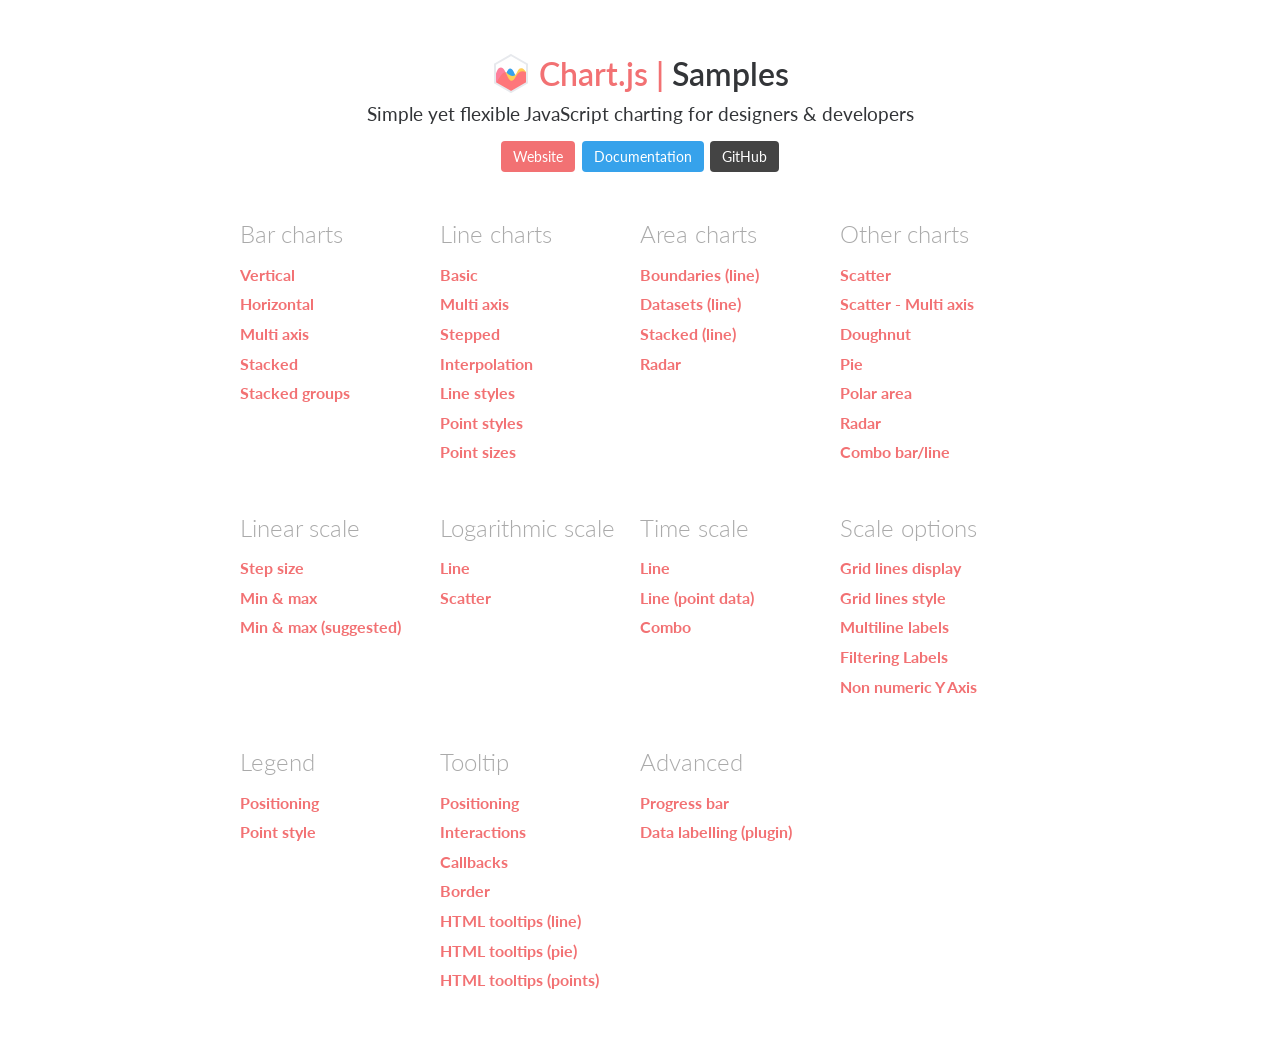
<file: ALUVA/classic-template/html/bower_components/chart.js/samples/index.html>
<!DOCTYPE html>
<html lang="en-US">
<head>
	<meta charset="utf-8">
	<meta http-equiv="X-UA-Compatible" content="IE=Edge">
	<meta name="viewport" content="width=device-width, initial-scale=1">
	<link rel="stylesheet" type="text/css" href="style.css">
	<link rel="icon" href="favicon.ico">
	<script src="samples.js"></script>
	<title>Chart.js samples</title>
</head>
<body>
	<div class="content">
		<div class="header">
			<div class="chartjs-title">Samples</div>
			<div class="chartjs-caption">Simple yet flexible JavaScript charting for designers &amp; developers</div>
			<div class="chartjs-links">
				<a class="btn btn-chartjs" href="http://www.chartjs.org">Website</a>
				<a class="btn btn-docs" href="http://www.chartjs.org/docs">Documentation</a>
				<a class="btn btn-gh" href="https://github.com/chartjs/Chart.js">GitHub</a>
			</div>
		</div>

		<div id="categories" class="samples-categories"></div>
	</div>

	<script>
		function createCategory(item) {
			var el = document.createElement('div');
			el.className = 'samples-category';
			el.innerHTML =
				'<div class="title">' + item.title + '</div>' +
				'<div class="items"></div>';
			return el;
		}

		function createEntry(item) {
			var el = document.createElement('div');
			el.className = 'samples-entry';
			el.innerHTML = '<a class="title" href="' + item.path + '">' + item.title + '</a>';
			return el;
		}

		var categories = document.getElementById('categories');
		Samples.items.forEach(function(item) {
			var category = createCategory(item);
			var children = category.getElementsByClassName('items')[0];

			(item.items || []).forEach(function(item) {
				children.appendChild(createEntry(item));
			});

			categories.appendChild(category);
		});
	</script>
</body>
</html>
</file>
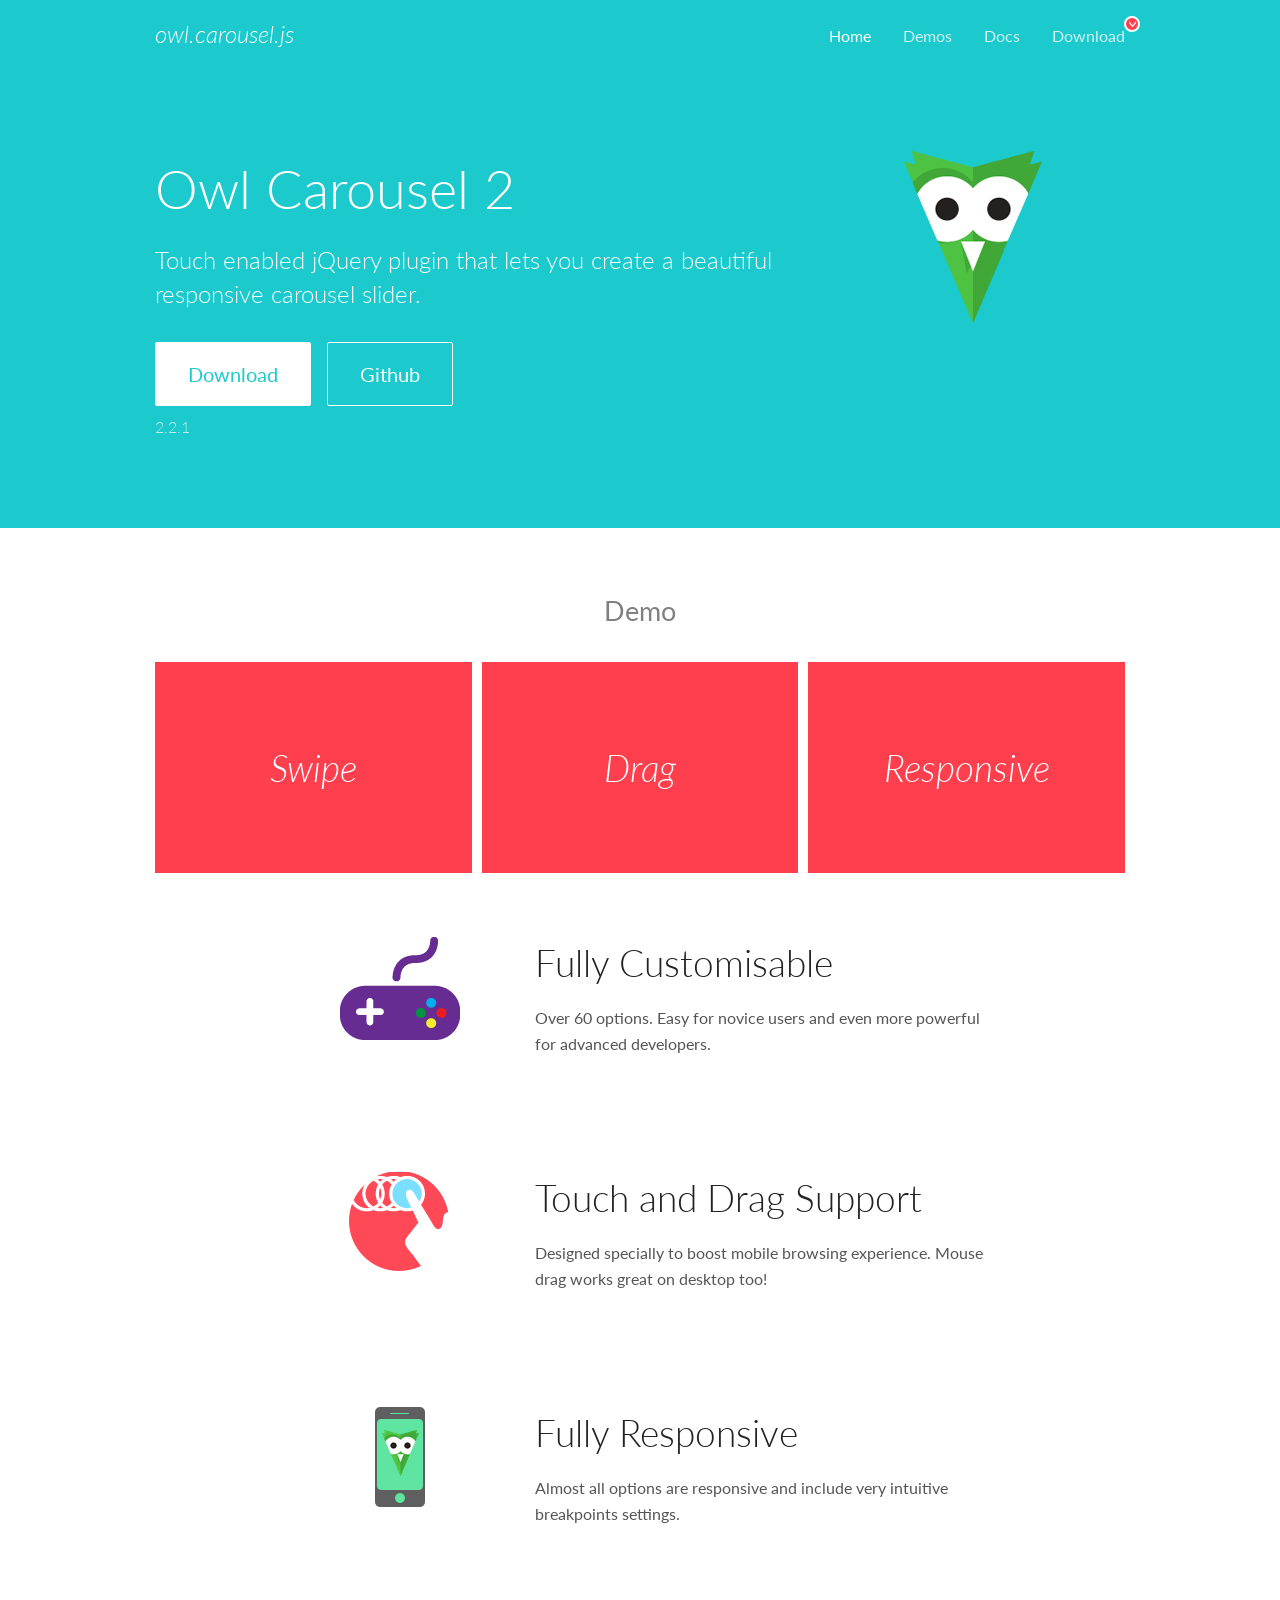
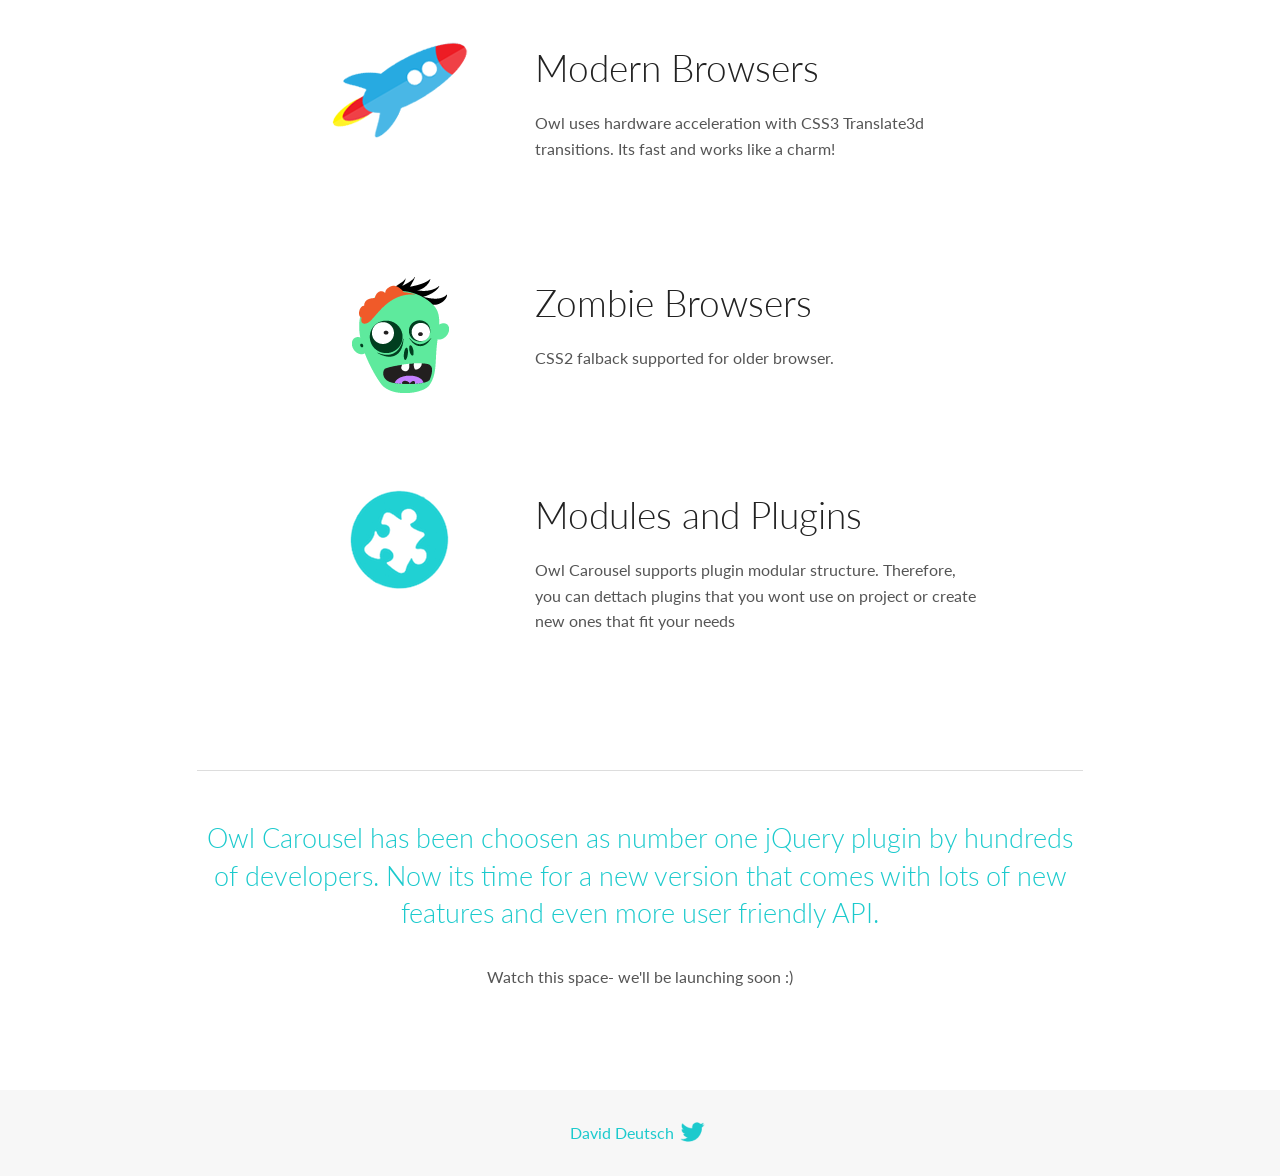
<file: ALUVA/classic-template/html/bower_components/owl.carousel/docs/index.html>
<!DOCTYPE html>
<html lang="en">
  <head>

    <!-- head -->
    <meta charset="utf-8">
    <meta name="msapplication-tap-highlight" content="no" />
    <meta name="viewport" content="width=device-width, initial-scale=1.0" />
    <meta name="description" content="Touch enabled jQuery plugin that lets you create beautiful responsive carousel slider.">
    <meta name="author" content="David Deutsch">
    <title>
      Home | Owl Carousel | 2.2.1
    </title>

    <!-- Stylesheets -->
    <link href='https://fonts.googleapis.com/css?family=Lato:300,400,700,400italic,300italic' rel='stylesheet' type='text/css'>
    <link rel="stylesheet" href="assets/css/docs.theme.min.css">

    <!-- Owl Stylesheets -->
    <link rel="stylesheet" href="assets/owlcarousel/assets/owl.carousel.min.css">
    <link rel="stylesheet" href="assets/owlcarousel/assets/owl.theme.default.min.css">

    <!-- HTML5 shim and Respond.js IE8 support of HTML5 elements and media queries -->

    <!--[if lt IE 9]>
      <script src="https://oss.maxcdn.com/libs/html5shiv/3.7.0/html5shiv.js"></script>
      <script src="https://oss.maxcdn.com/libs/respond.js/1.3.0/respond.min.js"></script>
    <![endif]-->

    <!-- Favicons -->
    <link rel="apple-touch-icon-precomposed" sizes="144x144" href="assets/ico/apple-touch-icon-144-precomposed.png">
    <link rel="shortcut icon" href="assets/ico/favicon.png">
    <link rel="shortcut icon" href="favicon.ico">

    <!-- Yeah i know js should not be in header. Its required for demos.-->

    <!-- javascript -->
    <script src="assets/vendors/jquery.min.js"></script>
    <script src="assets/owlcarousel/owl.carousel.js"></script>
  </head>
  <body>

    <!-- header -->
    <header class="header">
      <div class="row">
        <div class="large-12 columns">
          <div class="brand left">
            <h3>
              <a href="/OwlCarousel2/">owl.carousel.js</a> 
            </h3>
          </div>
          <a id="toggle-nav" class="right">
            <span></span> <span></span> <span></span> 
          </a> 
          <div class="nav-bar">
            <ul class="clearfix">
              <li class="active">
                <a href="/OwlCarousel2/index.html">Home</a> 
              </li>
              <li> <a href="/OwlCarousel2/demos/demos.html">Demos</a>  </li>
              <li> <a href="/OwlCarousel2/docs/started-welcome.html">Docs</a>  </li>
              <li>
                <a href="https://github.com/OwlCarousel2/OwlCarousel2/archive/2.2.1.zip">Download</a> 
                <span class="download"></span> 
              </li>
            </ul>
          </div>
        </div>
      </div>
    </header>

    <!-- home panel -->
    <section id="hero">
      <div class="row">
        <div class="large-8 medium-8 columns">
          <h1>Owl Carousel 2</h1>
          <h4>Touch enabled jQuery plugin that lets you create a beautiful responsive carousel slider.</h4>
          <a href="https://github.com/OwlCarousel2/OwlCarousel2/archive/2.2.1.zip" class="hero-button">Download</a> 
          <a href="https://github.com/OwlCarousel2/OwlCarousel2" class="hero-button outline">Github</a> 
          <p>2.2.1</p>
        </div>
        <div class="large-4 medium-4 columns">
          <img class="owl-logo" src="assets/img/owl-logo.png" alt="mr. Owl">
        </div>
      </div>
    </section>

    <!-- body -->
    <div class="home-demo">
      <div class="row">
        <div class="large-12 columns">
          <h3>Demo</h3>
          <div class="owl-carousel">
            <div class="item">
              <h2>Swipe</h2>
            </div>
            <div class="item">
              <h2>Drag</h2>
            </div>
            <div class="item">
              <h2>Responsive</h2>
            </div>
            <div class="item">
              <h2>CSS3</h2>
            </div>
            <div class="item">
              <h2>Fast</h2>
            </div>
            <div class="item">
              <h2>Easy</h2>
            </div>
            <div class="item">
              <h2>Free</h2>
            </div>
            <div class="item">
              <h2>Upgradable</h2>
            </div>
            <div class="item">
              <h2>Tons of options</h2>
            </div>
            <div class="item">
              <h2>Infinity</h2>
            </div>
            <div class="item">
              <h2>Auto Width</h2>
            </div>
          </div>
        </div>
      </div>
    </div>
    <script>
      var owl = $('.owl-carousel');
      owl.owlCarousel({
        margin: 10,
        loop: true,
        responsive: {
          0: {
            items: 1
          },
          600: {
            items: 2
          },
          1000: {
            items: 3
          }
        }
      })
    </script>

    <!-- features -->
    <div id="features">
      <div class="row">
        <div class="small-12 medium-9 small-centered columns">
          <section class="row feature">
            <div class="medium-4 small-12 columns">
              <img src="assets/img/feature-options.png" alt="">
            </div>
            <div class="medium-8 small-12 columns">
              <h2>Fully Customisable</h2>
              <p>Over 60 options. Easy for novice users and even more powerful for advanced developers.</p>
            </div>
          </section>
          <section class="row feature">
            <div class="medium-4 small-12 columns">
              <img src="assets/img/feature-drag.png" alt="">
            </div>
            <div class="medium-8 small-12 columns">
              <h2>Touch and Drag Support</h2>
              <p>Designed specially to boost mobile browsing experience. Mouse drag works great on desktop too!</p>
            </div>
          </section>
          <section class="row feature">
            <div class="medium-4 small-12 columns">
              <img src="assets/img/feature-responsive.png" alt="">
            </div>
            <div class="medium-8 small-12 columns">
              <h2>Fully Responsive</h2>
              <p>Almost all options are responsive and include very intuitive breakpoints settings.</p>
            </div>
          </section>
          <section class="row feature">
            <div class="medium-4 small-12 columns">
              <img src="assets/img/feature-modern.png" alt="">
            </div>
            <div class="medium-8 small-12 columns">
              <h2>Modern Browsers</h2>
              <p>Owl uses hardware acceleration with CSS3 Translate3d transitions. Its fast and works like a charm! </p>
            </div>
          </section>
          <section class="row feature">
            <div class="medium-4 small-12 columns">
              <img src="assets/img/feature-zombie.png" alt="">
            </div>
            <div class="medium-8 small-12 columns">
              <h2>Zombie Browsers</h2>
              <p>CSS2 falback supported for older browser.</p>
            </div>
          </section>
          <section class="row feature">
            <div class="medium-4 small-12 columns">
              <img src="assets/img/feature-module.png" alt="">
            </div>
            <div class="medium-8 small-12 columns">
              <h2>Modules and Plugins</h2>
              <p>Owl Carousel supports plugin modular structure. Therefore, you can dettach plugins that you wont use on project or create new ones that fit your needs</p>
            </div>
          </section>
        </div>
      </div>
    </div>

    <!-- footer -->
    <section id="teaser-text">
      <div class="row">
        <div class="small-12 medium-11 small-centered columns">
          <hr>
          <h3 id="owl-carousel-has-been-choosen-as-number-one-jquery-plugin-by-hundreds-of-developers-now-its-time-for-a-new-version-that-comes-with-lots-of-new-features-and-even-more-user-friendly-api-">Owl Carousel has been choosen as number one jQuery plugin by hundreds of developers. Now its time for a new version that comes with lots of new features and even more user friendly API.</h3>
          <p>Watch this space- we&#39;ll be launching soon :)</p>
        </div>
      </div>
    </section>

    <!-- footer -->
    <footer class="footer">
      <div class="row">
        <div class="large-12 columns">
          <h5>
            <a href="/OwlCarousel2/docs/support-contact.html">David Deutsch</a> 
            <a id="custom-tweet-button" href="https://twitter.com/share?url=https://github.com/OwlCarousel2/OwlCarousel2&text=Owl Carousel - This is so awesome! " target="_blank"></a> 
          </h5>
        </div>
      </div>
    </footer>

    <!-- vendors -->
    <script src="assets/vendors/highlight.js"></script>
    <script src="assets/js/app.js"></script>
  </body>
</html>
</file>
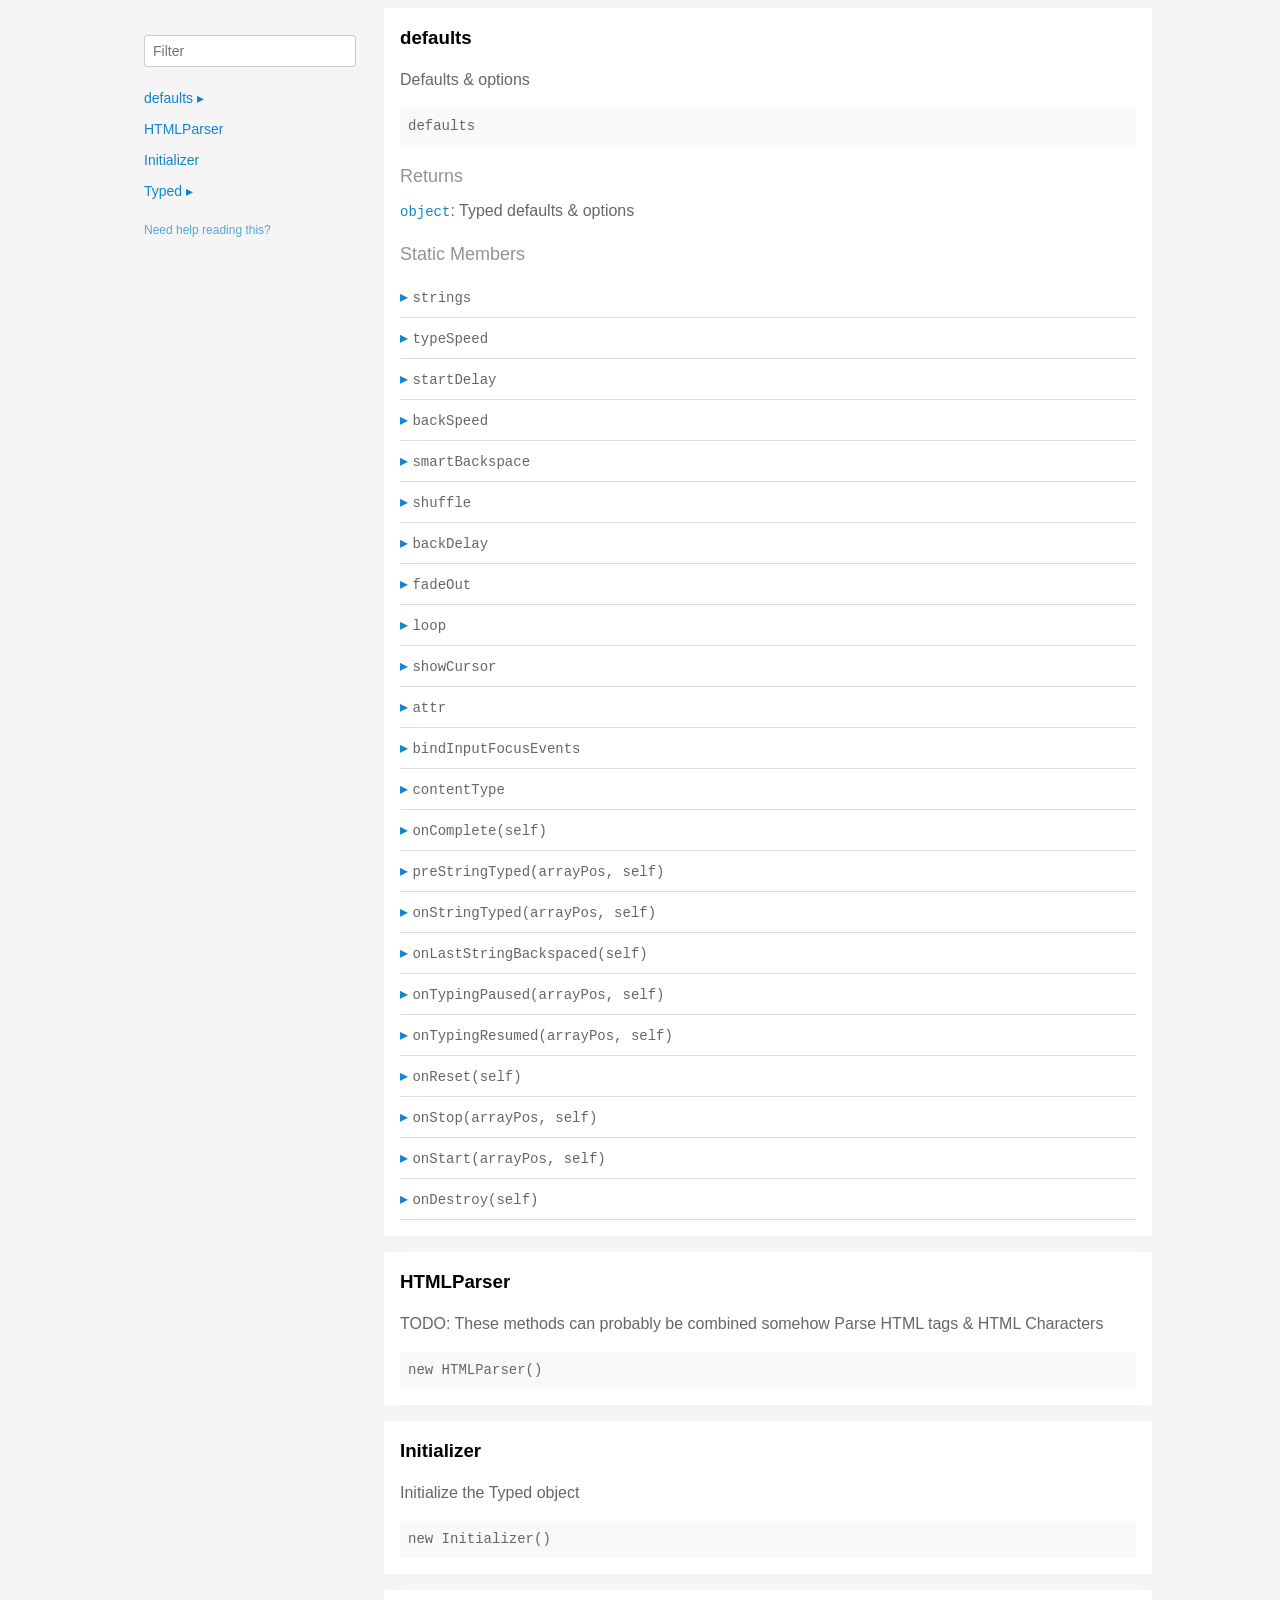
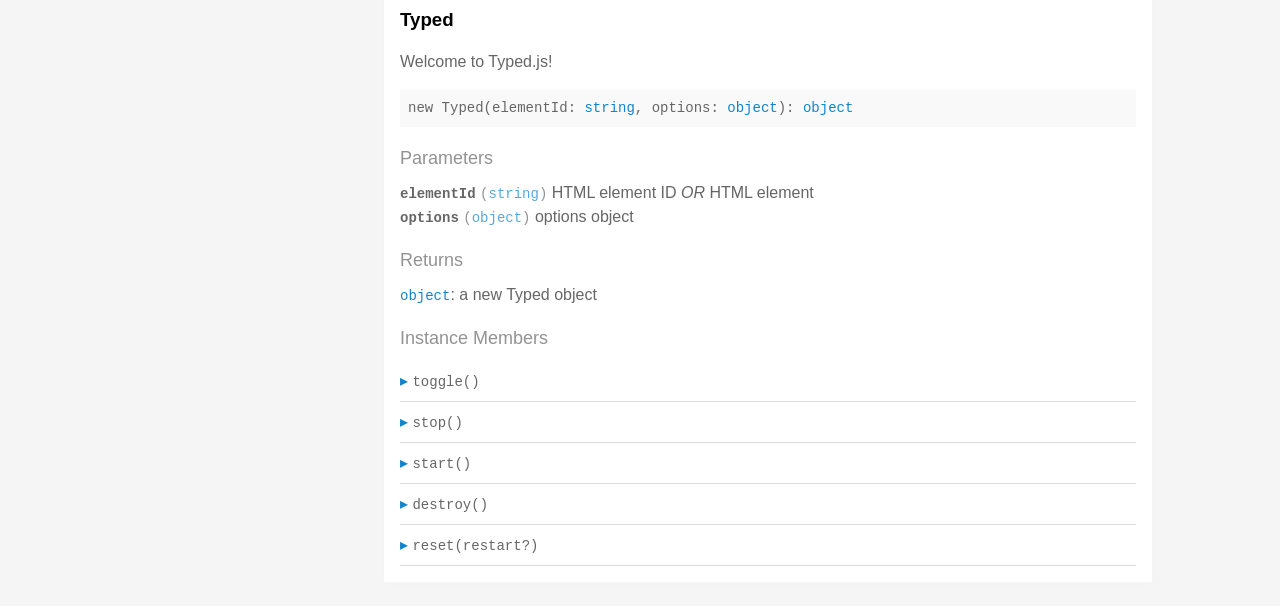
<file: ALUVA/classic-template/html/bower_components/typed.js/docs/index.html>
<!doctype html>
<html>
<head>
  <meta charset='utf-8' />
  <title>  | Documentation</title>
  <meta name='viewport' content='width=device-width,initial-scale=1'>
  <link href='assets/bass.css' type='text/css' rel='stylesheet' />
  <link href='assets/style.css' type='text/css' rel='stylesheet' />
  <link href='assets/github.css' type='text/css' rel='stylesheet' />
</head>
<body class='documentation'>
  <div class='max-width-4 mx-auto'>
    <div class='clearfix md-mxn2'>
      <div class='fixed xs-hide fix-3 overflow-auto max-height-100'>
        <div class='py1 px2'>
          <h3 class='mb0 no-anchor'></h3>
          <div class='mb1'><code></code></div>
          <input
            placeholder='Filter'
            id='filter-input'
            class='col12 block input'
            type='text' />
          <div id='toc'>
            <ul class='list-reset h5 py1-ul'>
              
                
                <li><a
                  href='#defaults'
                  class=" toggle-sibling">
                  defaults
                  <span class='icon'>▸</span>
                </a>
                
                <div class='toggle-target display-none'>
                  
                  <ul class='list-reset py1-ul pl1'>
                    <li class='h5'><span>Static members</span></li>
                    
                      <li><a
                        href='#defaults.strings'
                        class='regular pre-open'>
                        .strings
                      </a></li>
                    
                      <li><a
                        href='#defaults.typeSpeed'
                        class='regular pre-open'>
                        .typeSpeed
                      </a></li>
                    
                      <li><a
                        href='#defaults.startDelay'
                        class='regular pre-open'>
                        .startDelay
                      </a></li>
                    
                      <li><a
                        href='#defaults.backSpeed'
                        class='regular pre-open'>
                        .backSpeed
                      </a></li>
                    
                      <li><a
                        href='#defaults.smartBackspace'
                        class='regular pre-open'>
                        .smartBackspace
                      </a></li>
                    
                      <li><a
                        href='#defaults.shuffle'
                        class='regular pre-open'>
                        .shuffle
                      </a></li>
                    
                      <li><a
                        href='#defaults.backDelay'
                        class='regular pre-open'>
                        .backDelay
                      </a></li>
                    
                      <li><a
                        href='#defaults.fadeOut'
                        class='regular pre-open'>
                        .fadeOut
                      </a></li>
                    
                      <li><a
                        href='#defaults.loop'
                        class='regular pre-open'>
                        .loop
                      </a></li>
                    
                      <li><a
                        href='#defaults.showCursor'
                        class='regular pre-open'>
                        .showCursor
                      </a></li>
                    
                      <li><a
                        href='#defaults.attr'
                        class='regular pre-open'>
                        .attr
                      </a></li>
                    
                      <li><a
                        href='#defaults.bindInputFocusEvents'
                        class='regular pre-open'>
                        .bindInputFocusEvents
                      </a></li>
                    
                      <li><a
                        href='#defaults.contentType'
                        class='regular pre-open'>
                        .contentType
                      </a></li>
                    
                      <li><a
                        href='#defaults.onComplete'
                        class='regular pre-open'>
                        .onComplete
                      </a></li>
                    
                      <li><a
                        href='#defaults.preStringTyped'
                        class='regular pre-open'>
                        .preStringTyped
                      </a></li>
                    
                      <li><a
                        href='#defaults.onStringTyped'
                        class='regular pre-open'>
                        .onStringTyped
                      </a></li>
                    
                      <li><a
                        href='#defaults.onLastStringBackspaced'
                        class='regular pre-open'>
                        .onLastStringBackspaced
                      </a></li>
                    
                      <li><a
                        href='#defaults.onTypingPaused'
                        class='regular pre-open'>
                        .onTypingPaused
                      </a></li>
                    
                      <li><a
                        href='#defaults.onTypingResumed'
                        class='regular pre-open'>
                        .onTypingResumed
                      </a></li>
                    
                      <li><a
                        href='#defaults.onReset'
                        class='regular pre-open'>
                        .onReset
                      </a></li>
                    
                      <li><a
                        href='#defaults.onStop'
                        class='regular pre-open'>
                        .onStop
                      </a></li>
                    
                      <li><a
                        href='#defaults.onStart'
                        class='regular pre-open'>
                        .onStart
                      </a></li>
                    
                      <li><a
                        href='#defaults.onDestroy'
                        class='regular pre-open'>
                        .onDestroy
                      </a></li>
                    
                    </ul>
                  
                  
                  
                </div>
                
                </li>
              
                
                <li><a
                  href='#htmlparser'
                  class="">
                  HTMLParser
                  
                </a>
                
                </li>
              
                
                <li><a
                  href='#initializer'
                  class="">
                  Initializer
                  
                </a>
                
                </li>
              
                
                <li><a
                  href='#typed'
                  class=" toggle-sibling">
                  Typed
                  <span class='icon'>▸</span>
                </a>
                
                <div class='toggle-target display-none'>
                  
                  
                    <ul class='list-reset py1-ul pl1'>
                      <li class='h5'><span>Instance members</span></li>
                      
                      <li><a
                        href='#Typed#toggle'
                        class='regular pre-open'>
                        #toggle
                      </a></li>
                      
                      <li><a
                        href='#Typed#stop'
                        class='regular pre-open'>
                        #stop
                      </a></li>
                      
                      <li><a
                        href='#Typed#start'
                        class='regular pre-open'>
                        #start
                      </a></li>
                      
                      <li><a
                        href='#Typed#destroy'
                        class='regular pre-open'>
                        #destroy
                      </a></li>
                      
                      <li><a
                        href='#Typed#reset'
                        class='regular pre-open'>
                        #reset
                      </a></li>
                      
                    </ul>
                  
                  
                </div>
                
                </li>
              
            </ul>
          </div>
          <div class='mt1 h6 quiet'>
            <a href='http://documentation.js.org/reading-documentation.html'>Need help reading this?</a>
          </div>
        </div>
      </div>
      <div class='fix-margin-3'>
        
          
            <section class='p2 mb2 clearfix bg-white minishadow'>

  
  <div class='clearfix'>
    
    <h3 class='fl m0' id='defaults'>
      defaults
    </h3>
    
    
  </div>
  

  <p>Defaults &#x26; options</p>


  <div class='pre p1 fill-light mt0'>defaults</div>
  
  

  
  
  
  
  

  

  

  
    
      <div class='py1 quiet mt1 prose-big'>Returns</div>
      <code><a href="https://developer.mozilla.org/en-US/docs/Web/JavaScript/Reference/Global_Objects/Object">object</a></code>:
        Typed defaults &#x26; options

      
    
  

  

  

  
    <div class='py1 quiet mt1 prose-big'>Static Members</div>
    <div class="clearfix">
  
    <div class='border-bottom' id='defaults.strings'>
      <div class="clearfix small pointer toggle-sibling">
        <div class="py1 contain">
            <a class='icon pin-right py1 dark-link caret-right'>▸</a>
            <span class='code strong strong truncate'>strings</span>
        </div>
      </div>
      <div class="clearfix display-none toggle-target">
        <section class='p2 mb2 clearfix bg-white minishadow'>

  

  

  <div class='pre p1 fill-light mt0'>strings</div>
  
  

  
  
  
  
  

  

  
    <div class='py1 quiet mt1 prose-big'>Properties</div>
    <div>
      
        <div class='space-bottom0'>
          <span class='code bold'>strings</span> <code class='quiet'>(<a href="https://developer.mozilla.org/en-US/docs/Web/JavaScript/Reference/Global_Objects/Array">array</a>)</code>
          : strings to be typed

          
        </div>
      
        <div class='space-bottom0'>
          <span class='code bold'>stringsElement</span> <code class='quiet'>(<a href="https://developer.mozilla.org/en-US/docs/Web/JavaScript/Reference/Global_Objects/String">string</a>)</code>
          : ID of element containing string children

          
        </div>
      
    </div>
  

  

  

  

  

  

  
</section>

      </div>
    </div>
  
    <div class='border-bottom' id='defaults.typeSpeed'>
      <div class="clearfix small pointer toggle-sibling">
        <div class="py1 contain">
            <a class='icon pin-right py1 dark-link caret-right'>▸</a>
            <span class='code strong strong truncate'>typeSpeed</span>
        </div>
      </div>
      <div class="clearfix display-none toggle-target">
        <section class='p2 mb2 clearfix bg-white minishadow'>

  

  

  <div class='pre p1 fill-light mt0'>typeSpeed</div>
  
  

  
  
  
  
  

  

  
    <div class='py1 quiet mt1 prose-big'>Properties</div>
    <div>
      
        <div class='space-bottom0'>
          <span class='code bold'>typeSpeed</span> <code class='quiet'>(<a href="https://developer.mozilla.org/en-US/docs/Web/JavaScript/Reference/Global_Objects/Number">number</a>)</code>
          : type speed in milliseconds

          
        </div>
      
    </div>
  

  

  

  

  

  

  
</section>

      </div>
    </div>
  
    <div class='border-bottom' id='defaults.startDelay'>
      <div class="clearfix small pointer toggle-sibling">
        <div class="py1 contain">
            <a class='icon pin-right py1 dark-link caret-right'>▸</a>
            <span class='code strong strong truncate'>startDelay</span>
        </div>
      </div>
      <div class="clearfix display-none toggle-target">
        <section class='p2 mb2 clearfix bg-white minishadow'>

  

  

  <div class='pre p1 fill-light mt0'>startDelay</div>
  
  

  
  
  
  
  

  

  
    <div class='py1 quiet mt1 prose-big'>Properties</div>
    <div>
      
        <div class='space-bottom0'>
          <span class='code bold'>startDelay</span> <code class='quiet'>(<a href="https://developer.mozilla.org/en-US/docs/Web/JavaScript/Reference/Global_Objects/Number">number</a>)</code>
          : time before typing starts in milliseconds

          
        </div>
      
    </div>
  

  

  

  

  

  

  
</section>

      </div>
    </div>
  
    <div class='border-bottom' id='defaults.backSpeed'>
      <div class="clearfix small pointer toggle-sibling">
        <div class="py1 contain">
            <a class='icon pin-right py1 dark-link caret-right'>▸</a>
            <span class='code strong strong truncate'>backSpeed</span>
        </div>
      </div>
      <div class="clearfix display-none toggle-target">
        <section class='p2 mb2 clearfix bg-white minishadow'>

  

  

  <div class='pre p1 fill-light mt0'>backSpeed</div>
  
  

  
  
  
  
  

  

  
    <div class='py1 quiet mt1 prose-big'>Properties</div>
    <div>
      
        <div class='space-bottom0'>
          <span class='code bold'>backSpeed</span> <code class='quiet'>(<a href="https://developer.mozilla.org/en-US/docs/Web/JavaScript/Reference/Global_Objects/Number">number</a>)</code>
          : backspacing speed in milliseconds

          
        </div>
      
    </div>
  

  

  

  

  

  

  
</section>

      </div>
    </div>
  
    <div class='border-bottom' id='defaults.smartBackspace'>
      <div class="clearfix small pointer toggle-sibling">
        <div class="py1 contain">
            <a class='icon pin-right py1 dark-link caret-right'>▸</a>
            <span class='code strong strong truncate'>smartBackspace</span>
        </div>
      </div>
      <div class="clearfix display-none toggle-target">
        <section class='p2 mb2 clearfix bg-white minishadow'>

  

  

  <div class='pre p1 fill-light mt0'>smartBackspace</div>
  
  

  
  
  
  
  

  

  
    <div class='py1 quiet mt1 prose-big'>Properties</div>
    <div>
      
        <div class='space-bottom0'>
          <span class='code bold'>smartBackspace</span> <code class='quiet'>(<a href="https://developer.mozilla.org/en-US/docs/Web/JavaScript/Reference/Global_Objects/Boolean">boolean</a>)</code>
          : only backspace what doesn't match the previous string

          
        </div>
      
    </div>
  

  

  

  

  

  

  
</section>

      </div>
    </div>
  
    <div class='border-bottom' id='defaults.shuffle'>
      <div class="clearfix small pointer toggle-sibling">
        <div class="py1 contain">
            <a class='icon pin-right py1 dark-link caret-right'>▸</a>
            <span class='code strong strong truncate'>shuffle</span>
        </div>
      </div>
      <div class="clearfix display-none toggle-target">
        <section class='p2 mb2 clearfix bg-white minishadow'>

  

  

  <div class='pre p1 fill-light mt0'>shuffle</div>
  
  

  
  
  
  
  

  

  
    <div class='py1 quiet mt1 prose-big'>Properties</div>
    <div>
      
        <div class='space-bottom0'>
          <span class='code bold'>shuffle</span> <code class='quiet'>(<a href="https://developer.mozilla.org/en-US/docs/Web/JavaScript/Reference/Global_Objects/Boolean">boolean</a>)</code>
          : shuffle the strings

          
        </div>
      
    </div>
  

  

  

  

  

  

  
</section>

      </div>
    </div>
  
    <div class='border-bottom' id='defaults.backDelay'>
      <div class="clearfix small pointer toggle-sibling">
        <div class="py1 contain">
            <a class='icon pin-right py1 dark-link caret-right'>▸</a>
            <span class='code strong strong truncate'>backDelay</span>
        </div>
      </div>
      <div class="clearfix display-none toggle-target">
        <section class='p2 mb2 clearfix bg-white minishadow'>

  

  

  <div class='pre p1 fill-light mt0'>backDelay</div>
  
  

  
  
  
  
  

  

  
    <div class='py1 quiet mt1 prose-big'>Properties</div>
    <div>
      
        <div class='space-bottom0'>
          <span class='code bold'>backDelay</span> <code class='quiet'>(<a href="https://developer.mozilla.org/en-US/docs/Web/JavaScript/Reference/Global_Objects/Number">number</a>)</code>
          : time before backspacing in milliseconds

          
        </div>
      
    </div>
  

  

  

  

  

  

  
</section>

      </div>
    </div>
  
    <div class='border-bottom' id='defaults.fadeOut'>
      <div class="clearfix small pointer toggle-sibling">
        <div class="py1 contain">
            <a class='icon pin-right py1 dark-link caret-right'>▸</a>
            <span class='code strong strong truncate'>fadeOut</span>
        </div>
      </div>
      <div class="clearfix display-none toggle-target">
        <section class='p2 mb2 clearfix bg-white minishadow'>

  

  

  <div class='pre p1 fill-light mt0'>fadeOut</div>
  
  

  
  
  
  
  

  

  
    <div class='py1 quiet mt1 prose-big'>Properties</div>
    <div>
      
        <div class='space-bottom0'>
          <span class='code bold'>fadeOut</span> <code class='quiet'>(<a href="https://developer.mozilla.org/en-US/docs/Web/JavaScript/Reference/Global_Objects/Boolean">boolean</a>)</code>
          : Fade out instead of backspace

          
        </div>
      
        <div class='space-bottom0'>
          <span class='code bold'>fadeOutClass</span> <code class='quiet'>(<a href="https://developer.mozilla.org/en-US/docs/Web/JavaScript/Reference/Global_Objects/String">string</a>)</code>
          : css class for fade animation

          
        </div>
      
        <div class='space-bottom0'>
          <span class='code bold'>fadeOutDelay</span> <code class='quiet'>(<a href="https://developer.mozilla.org/en-US/docs/Web/JavaScript/Reference/Global_Objects/Boolean">boolean</a>)</code>
          : Fade out delay in milliseconds

          
        </div>
      
    </div>
  

  

  

  

  

  

  
</section>

      </div>
    </div>
  
    <div class='border-bottom' id='defaults.loop'>
      <div class="clearfix small pointer toggle-sibling">
        <div class="py1 contain">
            <a class='icon pin-right py1 dark-link caret-right'>▸</a>
            <span class='code strong strong truncate'>loop</span>
        </div>
      </div>
      <div class="clearfix display-none toggle-target">
        <section class='p2 mb2 clearfix bg-white minishadow'>

  

  

  <div class='pre p1 fill-light mt0'>loop</div>
  
  

  
  
  
  
  

  

  
    <div class='py1 quiet mt1 prose-big'>Properties</div>
    <div>
      
        <div class='space-bottom0'>
          <span class='code bold'>loop</span> <code class='quiet'>(<a href="https://developer.mozilla.org/en-US/docs/Web/JavaScript/Reference/Global_Objects/Boolean">boolean</a>)</code>
          : loop strings

          
        </div>
      
        <div class='space-bottom0'>
          <span class='code bold'>loopCount</span> <code class='quiet'>(<a href="https://developer.mozilla.org/en-US/docs/Web/JavaScript/Reference/Global_Objects/Number">number</a>)</code>
          : amount of loops

          
        </div>
      
    </div>
  

  

  

  

  

  

  
</section>

      </div>
    </div>
  
    <div class='border-bottom' id='defaults.showCursor'>
      <div class="clearfix small pointer toggle-sibling">
        <div class="py1 contain">
            <a class='icon pin-right py1 dark-link caret-right'>▸</a>
            <span class='code strong strong truncate'>showCursor</span>
        </div>
      </div>
      <div class="clearfix display-none toggle-target">
        <section class='p2 mb2 clearfix bg-white minishadow'>

  

  

  <div class='pre p1 fill-light mt0'>showCursor</div>
  
  

  
  
  
  
  

  

  
    <div class='py1 quiet mt1 prose-big'>Properties</div>
    <div>
      
        <div class='space-bottom0'>
          <span class='code bold'>showCursor</span> <code class='quiet'>(<a href="https://developer.mozilla.org/en-US/docs/Web/JavaScript/Reference/Global_Objects/Boolean">boolean</a>)</code>
          : show cursor

          
        </div>
      
        <div class='space-bottom0'>
          <span class='code bold'>cursorChar</span> <code class='quiet'>(<a href="https://developer.mozilla.org/en-US/docs/Web/JavaScript/Reference/Global_Objects/String">string</a>)</code>
          : character for cursor

          
        </div>
      
        <div class='space-bottom0'>
          <span class='code bold'>autoInsertCss</span> <code class='quiet'>(<a href="https://developer.mozilla.org/en-US/docs/Web/JavaScript/Reference/Global_Objects/Boolean">boolean</a>)</code>
          : insert CSS for cursor and fadeOut into HTML 
<head>

          
        </div>
      
    </div>
  

  

  

  

  

  

  
</section>

      </div>
    </div>
  
    <div class='border-bottom' id='defaults.attr'>
      <div class="clearfix small pointer toggle-sibling">
        <div class="py1 contain">
            <a class='icon pin-right py1 dark-link caret-right'>▸</a>
            <span class='code strong strong truncate'>attr</span>
        </div>
      </div>
      <div class="clearfix display-none toggle-target">
        <section class='p2 mb2 clearfix bg-white minishadow'>

  

  

  <div class='pre p1 fill-light mt0'>attr</div>
  
  

  
  
  
  
  

  

  
    <div class='py1 quiet mt1 prose-big'>Properties</div>
    <div>
      
        <div class='space-bottom0'>
          <span class='code bold'>attr</span> <code class='quiet'>(<a href="https://developer.mozilla.org/en-US/docs/Web/JavaScript/Reference/Global_Objects/String">string</a>)</code>
          : attribute for typing
Ex: input placeholder, value, or just HTML text

          
        </div>
      
    </div>
  

  

  

  

  

  

  
</section>

      </div>
    </div>
  
    <div class='border-bottom' id='defaults.bindInputFocusEvents'>
      <div class="clearfix small pointer toggle-sibling">
        <div class="py1 contain">
            <a class='icon pin-right py1 dark-link caret-right'>▸</a>
            <span class='code strong strong truncate'>bindInputFocusEvents</span>
        </div>
      </div>
      <div class="clearfix display-none toggle-target">
        <section class='p2 mb2 clearfix bg-white minishadow'>

  

  

  <div class='pre p1 fill-light mt0'>bindInputFocusEvents</div>
  
  

  
  
  
  
  

  

  
    <div class='py1 quiet mt1 prose-big'>Properties</div>
    <div>
      
        <div class='space-bottom0'>
          <span class='code bold'>bindInputFocusEvents</span> <code class='quiet'>(<a href="https://developer.mozilla.org/en-US/docs/Web/JavaScript/Reference/Global_Objects/Boolean">boolean</a>)</code>
          : bind to focus and blur if el is text input

          
        </div>
      
    </div>
  

  

  

  

  

  

  
</section>

      </div>
    </div>
  
    <div class='border-bottom' id='defaults.contentType'>
      <div class="clearfix small pointer toggle-sibling">
        <div class="py1 contain">
            <a class='icon pin-right py1 dark-link caret-right'>▸</a>
            <span class='code strong strong truncate'>contentType</span>
        </div>
      </div>
      <div class="clearfix display-none toggle-target">
        <section class='p2 mb2 clearfix bg-white minishadow'>

  

  

  <div class='pre p1 fill-light mt0'>contentType</div>
  
  

  
  
  
  
  

  

  
    <div class='py1 quiet mt1 prose-big'>Properties</div>
    <div>
      
        <div class='space-bottom0'>
          <span class='code bold'>contentType</span> <code class='quiet'>(<a href="https://developer.mozilla.org/en-US/docs/Web/JavaScript/Reference/Global_Objects/String">string</a>)</code>
          : 'html' or 'null' for plaintext

          
        </div>
      
    </div>
  

  

  

  

  

  

  
</section>

      </div>
    </div>
  
    <div class='border-bottom' id='defaults.onComplete'>
      <div class="clearfix small pointer toggle-sibling">
        <div class="py1 contain">
            <a class='icon pin-right py1 dark-link caret-right'>▸</a>
            <span class='code strong strong truncate'>onComplete(self)</span>
        </div>
      </div>
      <div class="clearfix display-none toggle-target">
        <section class='p2 mb2 clearfix bg-white minishadow'>

  

  <p>All typing is complete</p>


  <div class='pre p1 fill-light mt0'>onComplete(self: <a href="#typed">Typed</a>)</div>
  
  

  
  
  
  
  

  
    <div class='py1 quiet mt1 prose-big'>Parameters</div>
    <div class='prose'>
      
        <div class='space-bottom0'>
          <div>
            <span class='code bold'>self</span> <code class='quiet'>(<a href="#typed">Typed</a>)</code>
	    
          </div>
          
        </div>
      
    </div>
  

  

  

  

  

  

  

  
</section>

      </div>
    </div>
  
    <div class='border-bottom' id='defaults.preStringTyped'>
      <div class="clearfix small pointer toggle-sibling">
        <div class="py1 contain">
            <a class='icon pin-right py1 dark-link caret-right'>▸</a>
            <span class='code strong strong truncate'>preStringTyped(arrayPos, self)</span>
        </div>
      </div>
      <div class="clearfix display-none toggle-target">
        <section class='p2 mb2 clearfix bg-white minishadow'>

  

  <p>Before each string is typed</p>


  <div class='pre p1 fill-light mt0'>preStringTyped(arrayPos: <a href="https://developer.mozilla.org/en-US/docs/Web/JavaScript/Reference/Global_Objects/Number">number</a>, self: <a href="#typed">Typed</a>)</div>
  
  

  
  
  
  
  

  
    <div class='py1 quiet mt1 prose-big'>Parameters</div>
    <div class='prose'>
      
        <div class='space-bottom0'>
          <div>
            <span class='code bold'>arrayPos</span> <code class='quiet'>(<a href="https://developer.mozilla.org/en-US/docs/Web/JavaScript/Reference/Global_Objects/Number">number</a>)</code>
	    
          </div>
          
        </div>
      
        <div class='space-bottom0'>
          <div>
            <span class='code bold'>self</span> <code class='quiet'>(<a href="#typed">Typed</a>)</code>
	    
          </div>
          
        </div>
      
    </div>
  

  

  

  

  

  

  

  
</section>

      </div>
    </div>
  
    <div class='border-bottom' id='defaults.onStringTyped'>
      <div class="clearfix small pointer toggle-sibling">
        <div class="py1 contain">
            <a class='icon pin-right py1 dark-link caret-right'>▸</a>
            <span class='code strong strong truncate'>onStringTyped(arrayPos, self)</span>
        </div>
      </div>
      <div class="clearfix display-none toggle-target">
        <section class='p2 mb2 clearfix bg-white minishadow'>

  

  <p>After each string is typed</p>


  <div class='pre p1 fill-light mt0'>onStringTyped(arrayPos: <a href="https://developer.mozilla.org/en-US/docs/Web/JavaScript/Reference/Global_Objects/Number">number</a>, self: <a href="#typed">Typed</a>)</div>
  
  

  
  
  
  
  

  
    <div class='py1 quiet mt1 prose-big'>Parameters</div>
    <div class='prose'>
      
        <div class='space-bottom0'>
          <div>
            <span class='code bold'>arrayPos</span> <code class='quiet'>(<a href="https://developer.mozilla.org/en-US/docs/Web/JavaScript/Reference/Global_Objects/Number">number</a>)</code>
	    
          </div>
          
        </div>
      
        <div class='space-bottom0'>
          <div>
            <span class='code bold'>self</span> <code class='quiet'>(<a href="#typed">Typed</a>)</code>
	    
          </div>
          
        </div>
      
    </div>
  

  

  

  

  

  

  

  
</section>

      </div>
    </div>
  
    <div class='border-bottom' id='defaults.onLastStringBackspaced'>
      <div class="clearfix small pointer toggle-sibling">
        <div class="py1 contain">
            <a class='icon pin-right py1 dark-link caret-right'>▸</a>
            <span class='code strong strong truncate'>onLastStringBackspaced(self)</span>
        </div>
      </div>
      <div class="clearfix display-none toggle-target">
        <section class='p2 mb2 clearfix bg-white minishadow'>

  

  <p>During looping, after last string is typed</p>


  <div class='pre p1 fill-light mt0'>onLastStringBackspaced(self: <a href="#typed">Typed</a>)</div>
  
  

  
  
  
  
  

  
    <div class='py1 quiet mt1 prose-big'>Parameters</div>
    <div class='prose'>
      
        <div class='space-bottom0'>
          <div>
            <span class='code bold'>self</span> <code class='quiet'>(<a href="#typed">Typed</a>)</code>
	    
          </div>
          
        </div>
      
    </div>
  

  

  

  

  

  

  

  
</section>

      </div>
    </div>
  
    <div class='border-bottom' id='defaults.onTypingPaused'>
      <div class="clearfix small pointer toggle-sibling">
        <div class="py1 contain">
            <a class='icon pin-right py1 dark-link caret-right'>▸</a>
            <span class='code strong strong truncate'>onTypingPaused(arrayPos, self)</span>
        </div>
      </div>
      <div class="clearfix display-none toggle-target">
        <section class='p2 mb2 clearfix bg-white minishadow'>

  

  <p>Typing has been stopped</p>


  <div class='pre p1 fill-light mt0'>onTypingPaused(arrayPos: <a href="https://developer.mozilla.org/en-US/docs/Web/JavaScript/Reference/Global_Objects/Number">number</a>, self: <a href="#typed">Typed</a>)</div>
  
  

  
  
  
  
  

  
    <div class='py1 quiet mt1 prose-big'>Parameters</div>
    <div class='prose'>
      
        <div class='space-bottom0'>
          <div>
            <span class='code bold'>arrayPos</span> <code class='quiet'>(<a href="https://developer.mozilla.org/en-US/docs/Web/JavaScript/Reference/Global_Objects/Number">number</a>)</code>
	    
          </div>
          
        </div>
      
        <div class='space-bottom0'>
          <div>
            <span class='code bold'>self</span> <code class='quiet'>(<a href="#typed">Typed</a>)</code>
	    
          </div>
          
        </div>
      
    </div>
  

  

  

  

  

  

  

  
</section>

      </div>
    </div>
  
    <div class='border-bottom' id='defaults.onTypingResumed'>
      <div class="clearfix small pointer toggle-sibling">
        <div class="py1 contain">
            <a class='icon pin-right py1 dark-link caret-right'>▸</a>
            <span class='code strong strong truncate'>onTypingResumed(arrayPos, self)</span>
        </div>
      </div>
      <div class="clearfix display-none toggle-target">
        <section class='p2 mb2 clearfix bg-white minishadow'>

  

  <p>Typing has been started after being stopped</p>


  <div class='pre p1 fill-light mt0'>onTypingResumed(arrayPos: <a href="https://developer.mozilla.org/en-US/docs/Web/JavaScript/Reference/Global_Objects/Number">number</a>, self: <a href="#typed">Typed</a>)</div>
  
  

  
  
  
  
  

  
    <div class='py1 quiet mt1 prose-big'>Parameters</div>
    <div class='prose'>
      
        <div class='space-bottom0'>
          <div>
            <span class='code bold'>arrayPos</span> <code class='quiet'>(<a href="https://developer.mozilla.org/en-US/docs/Web/JavaScript/Reference/Global_Objects/Number">number</a>)</code>
	    
          </div>
          
        </div>
      
        <div class='space-bottom0'>
          <div>
            <span class='code bold'>self</span> <code class='quiet'>(<a href="#typed">Typed</a>)</code>
	    
          </div>
          
        </div>
      
    </div>
  

  

  

  

  

  

  

  
</section>

      </div>
    </div>
  
    <div class='border-bottom' id='defaults.onReset'>
      <div class="clearfix small pointer toggle-sibling">
        <div class="py1 contain">
            <a class='icon pin-right py1 dark-link caret-right'>▸</a>
            <span class='code strong strong truncate'>onReset(self)</span>
        </div>
      </div>
      <div class="clearfix display-none toggle-target">
        <section class='p2 mb2 clearfix bg-white minishadow'>

  

  <p>After reset</p>


  <div class='pre p1 fill-light mt0'>onReset(self: <a href="#typed">Typed</a>)</div>
  
  

  
  
  
  
  

  
    <div class='py1 quiet mt1 prose-big'>Parameters</div>
    <div class='prose'>
      
        <div class='space-bottom0'>
          <div>
            <span class='code bold'>self</span> <code class='quiet'>(<a href="#typed">Typed</a>)</code>
	    
          </div>
          
        </div>
      
    </div>
  

  

  

  

  

  

  

  
</section>

      </div>
    </div>
  
    <div class='border-bottom' id='defaults.onStop'>
      <div class="clearfix small pointer toggle-sibling">
        <div class="py1 contain">
            <a class='icon pin-right py1 dark-link caret-right'>▸</a>
            <span class='code strong strong truncate'>onStop(arrayPos, self)</span>
        </div>
      </div>
      <div class="clearfix display-none toggle-target">
        <section class='p2 mb2 clearfix bg-white minishadow'>

  

  <p>After stop</p>


  <div class='pre p1 fill-light mt0'>onStop(arrayPos: <a href="https://developer.mozilla.org/en-US/docs/Web/JavaScript/Reference/Global_Objects/Number">number</a>, self: <a href="#typed">Typed</a>)</div>
  
  

  
  
  
  
  

  
    <div class='py1 quiet mt1 prose-big'>Parameters</div>
    <div class='prose'>
      
        <div class='space-bottom0'>
          <div>
            <span class='code bold'>arrayPos</span> <code class='quiet'>(<a href="https://developer.mozilla.org/en-US/docs/Web/JavaScript/Reference/Global_Objects/Number">number</a>)</code>
	    
          </div>
          
        </div>
      
        <div class='space-bottom0'>
          <div>
            <span class='code bold'>self</span> <code class='quiet'>(<a href="#typed">Typed</a>)</code>
	    
          </div>
          
        </div>
      
    </div>
  

  

  

  

  

  

  

  
</section>

      </div>
    </div>
  
    <div class='border-bottom' id='defaults.onStart'>
      <div class="clearfix small pointer toggle-sibling">
        <div class="py1 contain">
            <a class='icon pin-right py1 dark-link caret-right'>▸</a>
            <span class='code strong strong truncate'>onStart(arrayPos, self)</span>
        </div>
      </div>
      <div class="clearfix display-none toggle-target">
        <section class='p2 mb2 clearfix bg-white minishadow'>

  

  <p>After start</p>


  <div class='pre p1 fill-light mt0'>onStart(arrayPos: <a href="https://developer.mozilla.org/en-US/docs/Web/JavaScript/Reference/Global_Objects/Number">number</a>, self: <a href="#typed">Typed</a>)</div>
  
  

  
  
  
  
  

  
    <div class='py1 quiet mt1 prose-big'>Parameters</div>
    <div class='prose'>
      
        <div class='space-bottom0'>
          <div>
            <span class='code bold'>arrayPos</span> <code class='quiet'>(<a href="https://developer.mozilla.org/en-US/docs/Web/JavaScript/Reference/Global_Objects/Number">number</a>)</code>
	    
          </div>
          
        </div>
      
        <div class='space-bottom0'>
          <div>
            <span class='code bold'>self</span> <code class='quiet'>(<a href="#typed">Typed</a>)</code>
	    
          </div>
          
        </div>
      
    </div>
  

  

  

  

  

  

  

  
</section>

      </div>
    </div>
  
    <div class='border-bottom' id='defaults.onDestroy'>
      <div class="clearfix small pointer toggle-sibling">
        <div class="py1 contain">
            <a class='icon pin-right py1 dark-link caret-right'>▸</a>
            <span class='code strong strong truncate'>onDestroy(self)</span>
        </div>
      </div>
      <div class="clearfix display-none toggle-target">
        <section class='p2 mb2 clearfix bg-white minishadow'>

  

  <p>After destroy</p>


  <div class='pre p1 fill-light mt0'>onDestroy(self: <a href="#typed">Typed</a>)</div>
  
  

  
  
  
  
  

  
    <div class='py1 quiet mt1 prose-big'>Parameters</div>
    <div class='prose'>
      
        <div class='space-bottom0'>
          <div>
            <span class='code bold'>self</span> <code class='quiet'>(<a href="#typed">Typed</a>)</code>
	    
          </div>
          
        </div>
      
    </div>
  

  

  

  

  

  

  

  
</section>

      </div>
    </div>
  
</div>

  

  

  
</section>

          
        
          
            <section class='p2 mb2 clearfix bg-white minishadow'>

  
  <div class='clearfix'>
    
    <h3 class='fl m0' id='htmlparser'>
      HTMLParser
    </h3>
    
    
  </div>
  

  <p>TODO: These methods can probably be combined somehow
Parse HTML tags &#x26; HTML Characters</p>


  <div class='pre p1 fill-light mt0'>new HTMLParser()</div>
  
  

  
  
  
  
  

  

  

  

  

  

  

  

  
</section>

          
        
          
            <section class='p2 mb2 clearfix bg-white minishadow'>

  
  <div class='clearfix'>
    
    <h3 class='fl m0' id='initializer'>
      Initializer
    </h3>
    
    
  </div>
  

  <p>Initialize the Typed object</p>


  <div class='pre p1 fill-light mt0'>new Initializer()</div>
  
  

  
  
  
  
  

  

  

  

  

  

  

  

  
</section>

          
        
          
            <section class='p2 mb2 clearfix bg-white minishadow'>

  
  <div class='clearfix'>
    
    <h3 class='fl m0' id='typed'>
      Typed
    </h3>
    
    
  </div>
  

  <p>Welcome to Typed.js!</p>


  <div class='pre p1 fill-light mt0'>new Typed(elementId: <a href="https://developer.mozilla.org/en-US/docs/Web/JavaScript/Reference/Global_Objects/String">string</a>, options: <a href="https://developer.mozilla.org/en-US/docs/Web/JavaScript/Reference/Global_Objects/Object">object</a>): <a href="https://developer.mozilla.org/en-US/docs/Web/JavaScript/Reference/Global_Objects/Object">object</a></div>
  
  

  
  
  
  
  

  
    <div class='py1 quiet mt1 prose-big'>Parameters</div>
    <div class='prose'>
      
        <div class='space-bottom0'>
          <div>
            <span class='code bold'>elementId</span> <code class='quiet'>(<a href="https://developer.mozilla.org/en-US/docs/Web/JavaScript/Reference/Global_Objects/String">string</a>)</code>
	    HTML element ID 
<em>OR</em>
 HTML element

          </div>
          
        </div>
      
        <div class='space-bottom0'>
          <div>
            <span class='code bold'>options</span> <code class='quiet'>(<a href="https://developer.mozilla.org/en-US/docs/Web/JavaScript/Reference/Global_Objects/Object">object</a>)</code>
	    options object

          </div>
          
        </div>
      
    </div>
  

  

  
    
      <div class='py1 quiet mt1 prose-big'>Returns</div>
      <code><a href="https://developer.mozilla.org/en-US/docs/Web/JavaScript/Reference/Global_Objects/Object">object</a></code>:
        a new Typed object

      
    
  

  

  

  

  
    <div class='py1 quiet mt1 prose-big'>Instance Members</div>
    <div class="clearfix">
  
    <div class='border-bottom' id='Typed#toggle'>
      <div class="clearfix small pointer toggle-sibling">
        <div class="py1 contain">
            <a class='icon pin-right py1 dark-link caret-right'>▸</a>
            <span class='code strong strong truncate'>toggle()</span>
        </div>
      </div>
      <div class="clearfix display-none toggle-target">
        <section class='p2 mb2 clearfix bg-white minishadow'>

  

  <p>Toggle start() and stop() of the Typed instance</p>


  <div class='pre p1 fill-light mt0'>toggle()</div>
  
  

  
  
  
  
  

  

  

  

  

  

  

  

  
</section>

      </div>
    </div>
  
    <div class='border-bottom' id='Typed#stop'>
      <div class="clearfix small pointer toggle-sibling">
        <div class="py1 contain">
            <a class='icon pin-right py1 dark-link caret-right'>▸</a>
            <span class='code strong strong truncate'>stop()</span>
        </div>
      </div>
      <div class="clearfix display-none toggle-target">
        <section class='p2 mb2 clearfix bg-white minishadow'>

  

  <p>Stop typing / backspacing and enable cursor blinking</p>


  <div class='pre p1 fill-light mt0'>stop()</div>
  
  

  
  
  
  
  

  

  

  

  

  

  

  

  
</section>

      </div>
    </div>
  
    <div class='border-bottom' id='Typed#start'>
      <div class="clearfix small pointer toggle-sibling">
        <div class="py1 contain">
            <a class='icon pin-right py1 dark-link caret-right'>▸</a>
            <span class='code strong strong truncate'>start()</span>
        </div>
      </div>
      <div class="clearfix display-none toggle-target">
        <section class='p2 mb2 clearfix bg-white minishadow'>

  

  <p>Start typing / backspacing after being stopped</p>


  <div class='pre p1 fill-light mt0'>start()</div>
  
  

  
  
  
  
  

  

  

  

  

  

  

  

  
</section>

      </div>
    </div>
  
    <div class='border-bottom' id='Typed#destroy'>
      <div class="clearfix small pointer toggle-sibling">
        <div class="py1 contain">
            <a class='icon pin-right py1 dark-link caret-right'>▸</a>
            <span class='code strong strong truncate'>destroy()</span>
        </div>
      </div>
      <div class="clearfix display-none toggle-target">
        <section class='p2 mb2 clearfix bg-white minishadow'>

  

  <p>Destroy this instance of Typed</p>


  <div class='pre p1 fill-light mt0'>destroy()</div>
  
  

  
  
  
  
  

  

  

  

  

  

  

  

  
</section>

      </div>
    </div>
  
    <div class='border-bottom' id='Typed#reset'>
      <div class="clearfix small pointer toggle-sibling">
        <div class="py1 contain">
            <a class='icon pin-right py1 dark-link caret-right'>▸</a>
            <span class='code strong strong truncate'>reset(restart?)</span>
        </div>
      </div>
      <div class="clearfix display-none toggle-target">
        <section class='p2 mb2 clearfix bg-white minishadow'>

  

  <p>Reset Typed and optionally restarts</p>


  <div class='pre p1 fill-light mt0'>reset(restart: <a href="https://developer.mozilla.org/en-US/docs/Web/JavaScript/Reference/Global_Objects/Boolean">boolean</a>?= nser)</div>
  
  

  
  
  
  
  

  
    <div class='py1 quiet mt1 prose-big'>Parameters</div>
    <div class='prose'>
      
        <div class='space-bottom0'>
          <div>
            <span class='code bold'>restart</span> <code class='quiet'>(<a href="https://developer.mozilla.org/en-US/docs/Web/JavaScript/Reference/Global_Objects/Boolean">boolean</a>?= nser)</code>
	    
          </div>
          
        </div>
      
    </div>
  

  

  

  

  

  

  

  
</section>

      </div>
    </div>
  
</div>

  

  
</section>

          
        
      </div>
    </div>
  </div>
  <script src='assets/anchor.js'></script>
  <script src='assets/site.js'></script>
</body>
</html>
</file>
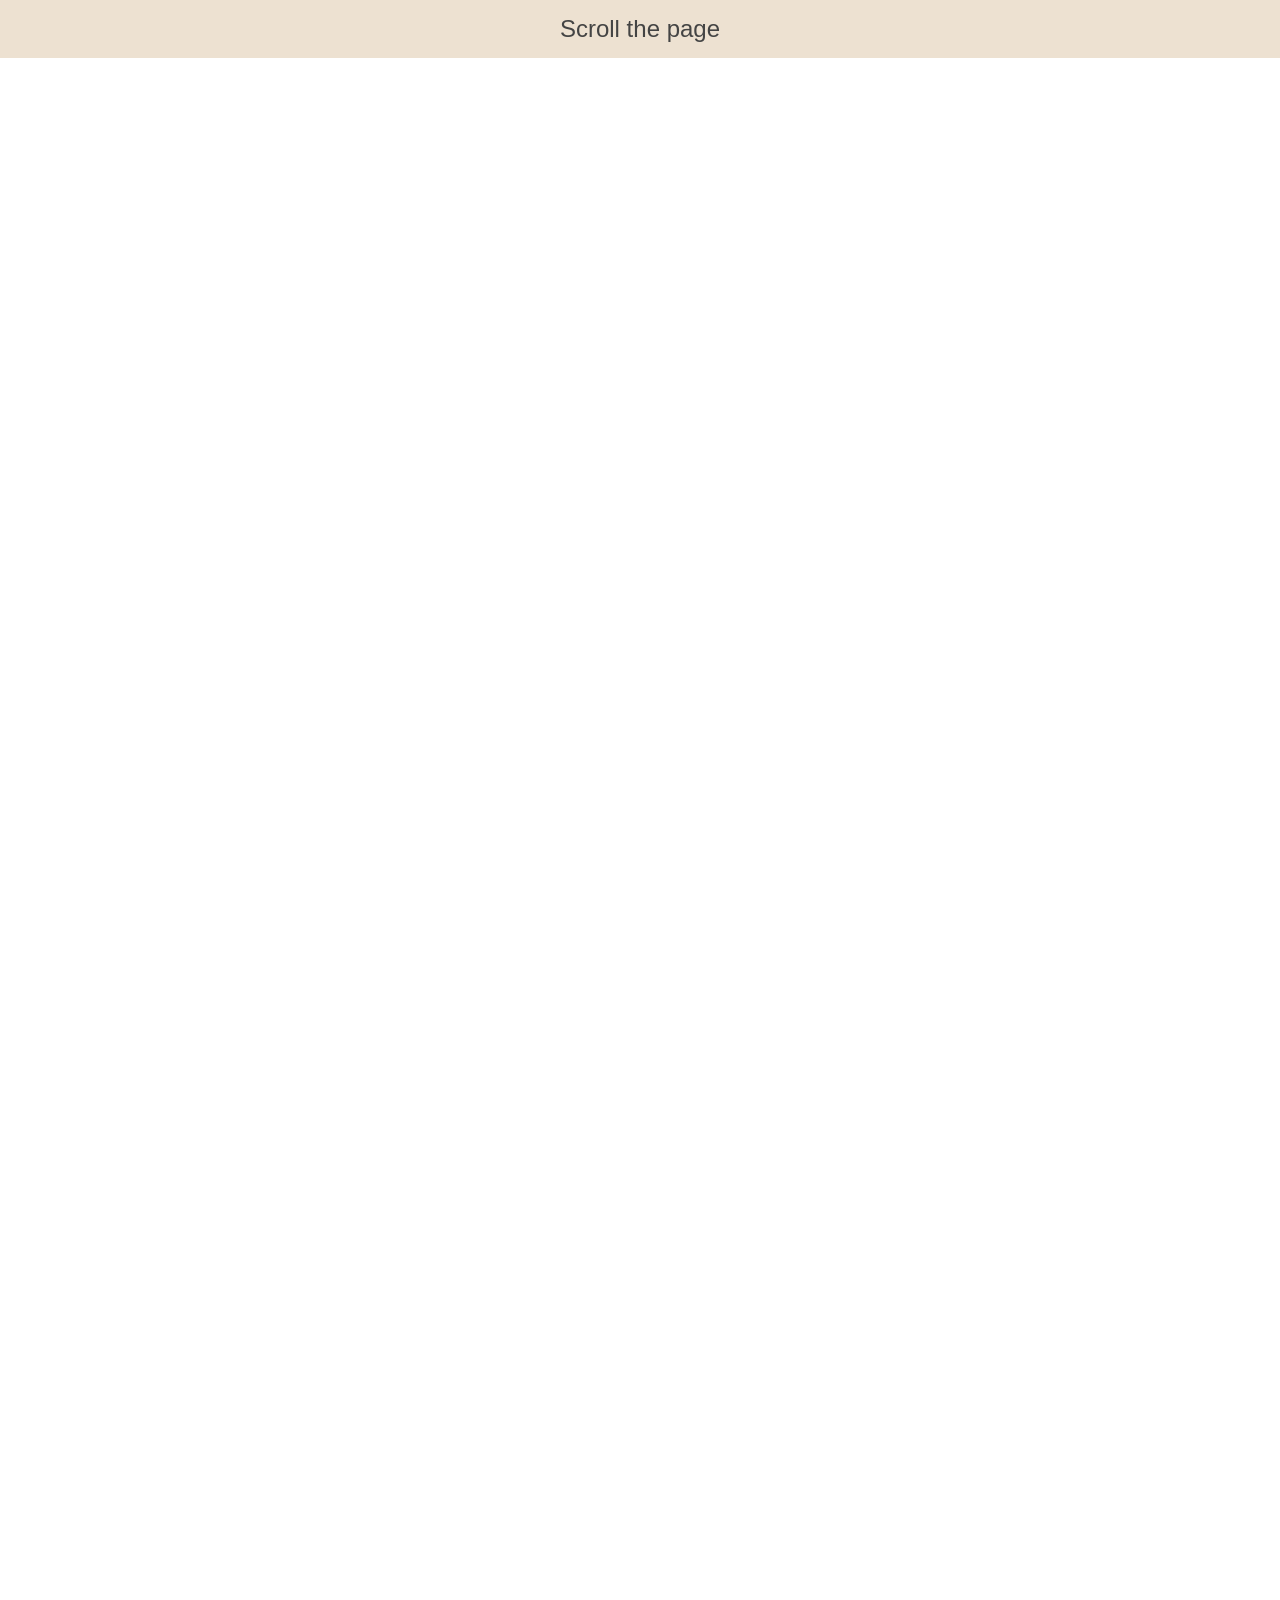
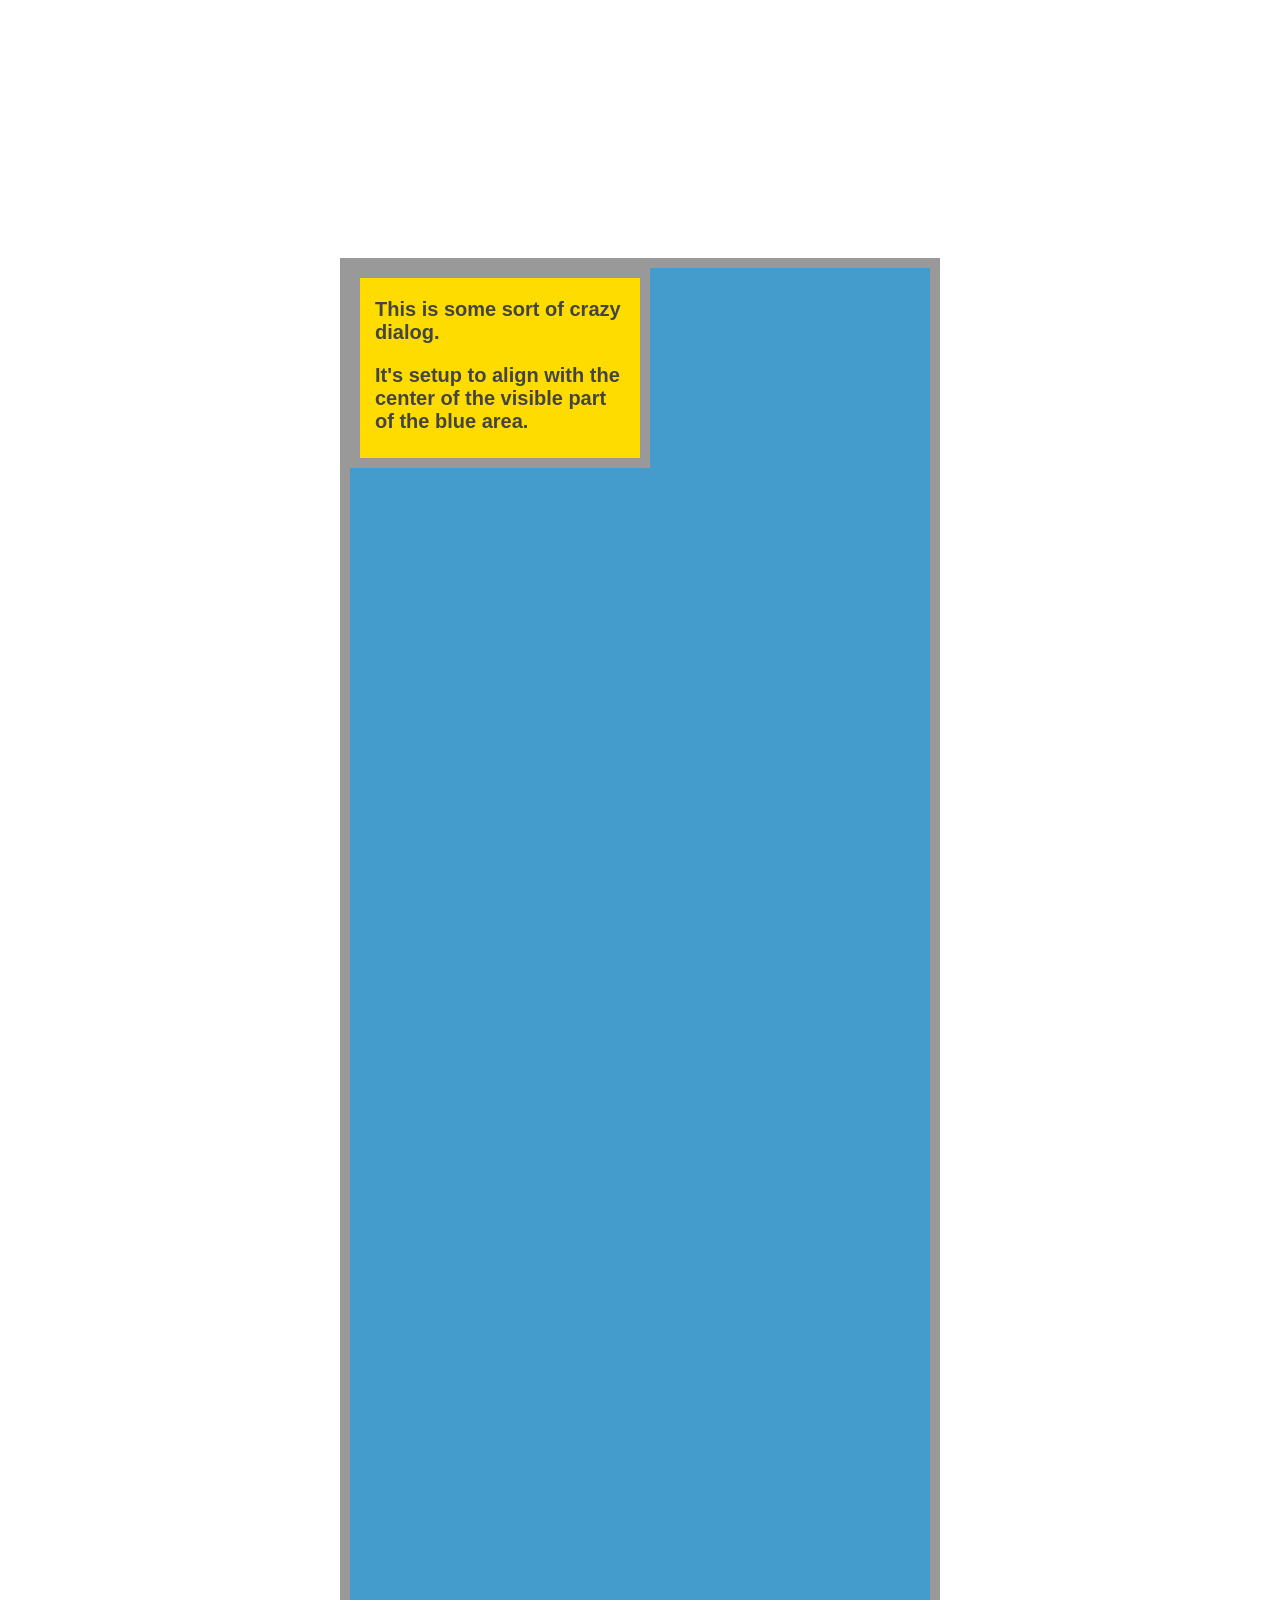
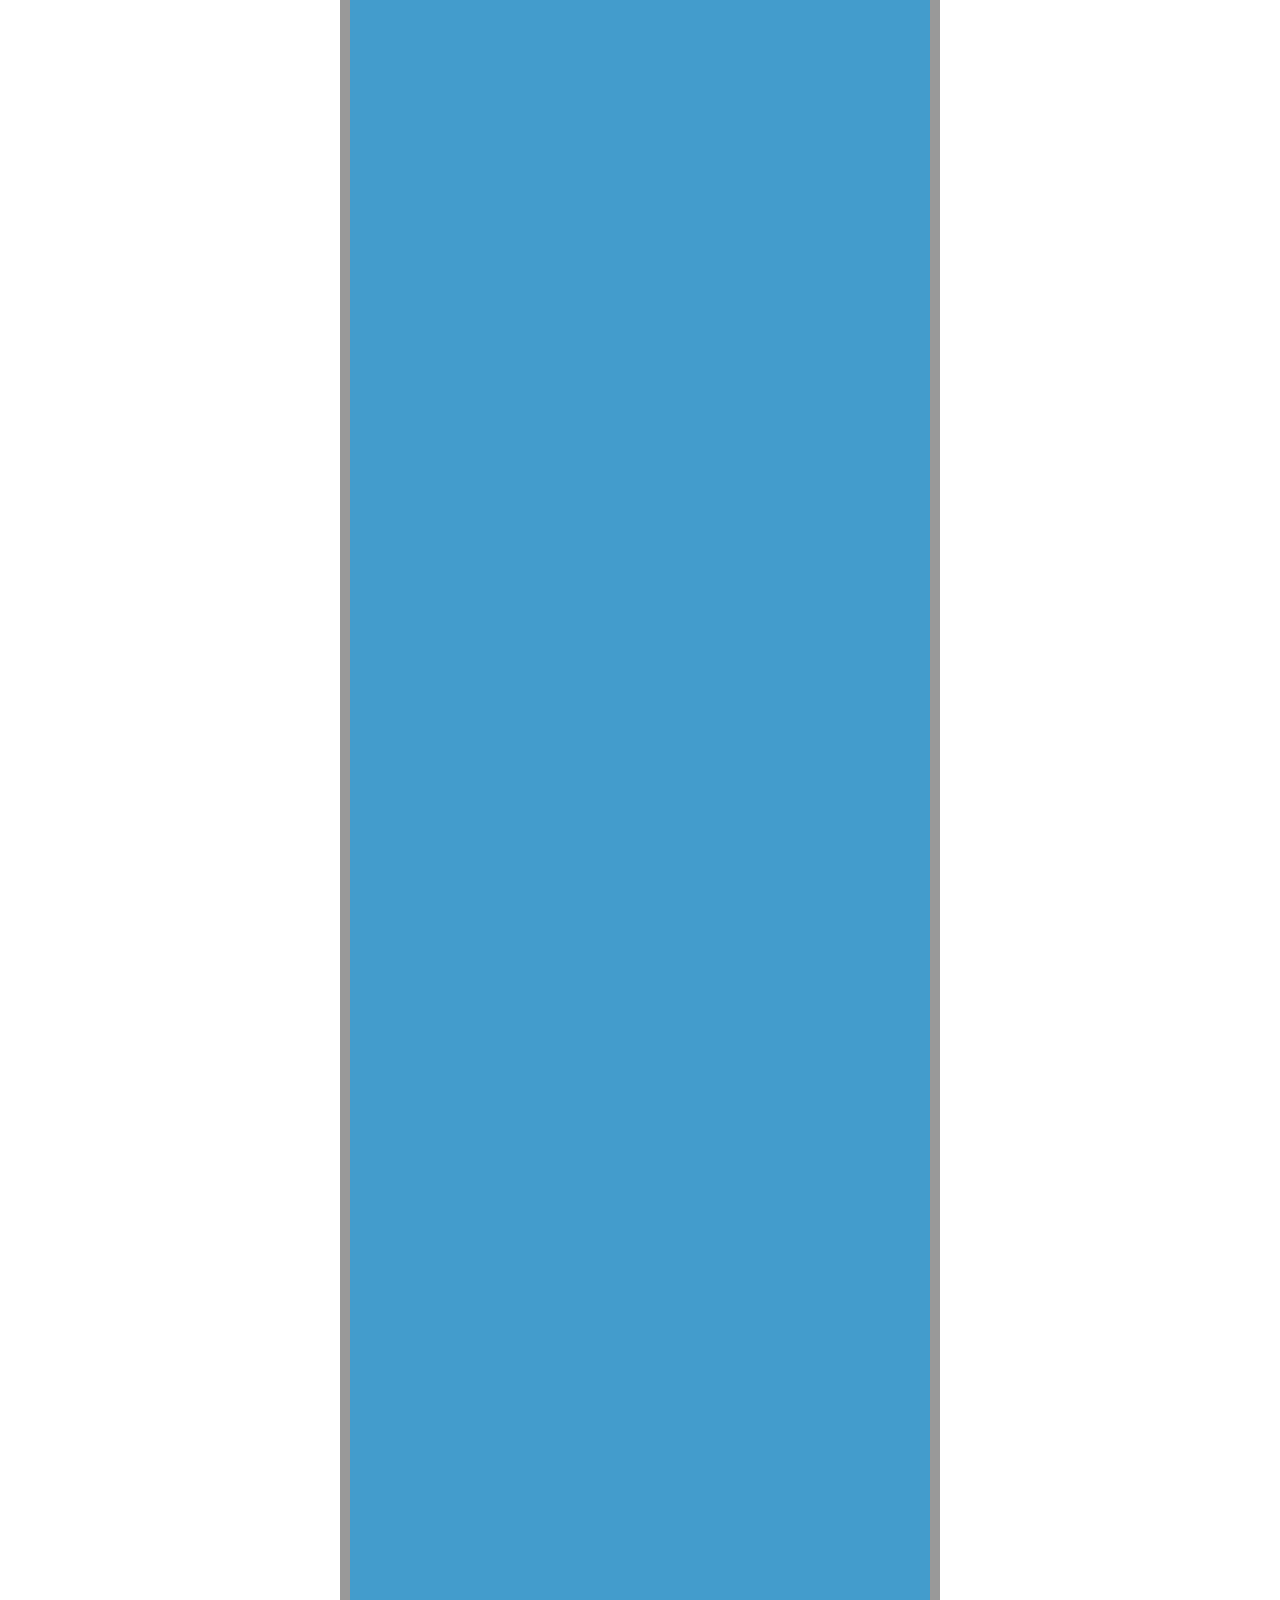
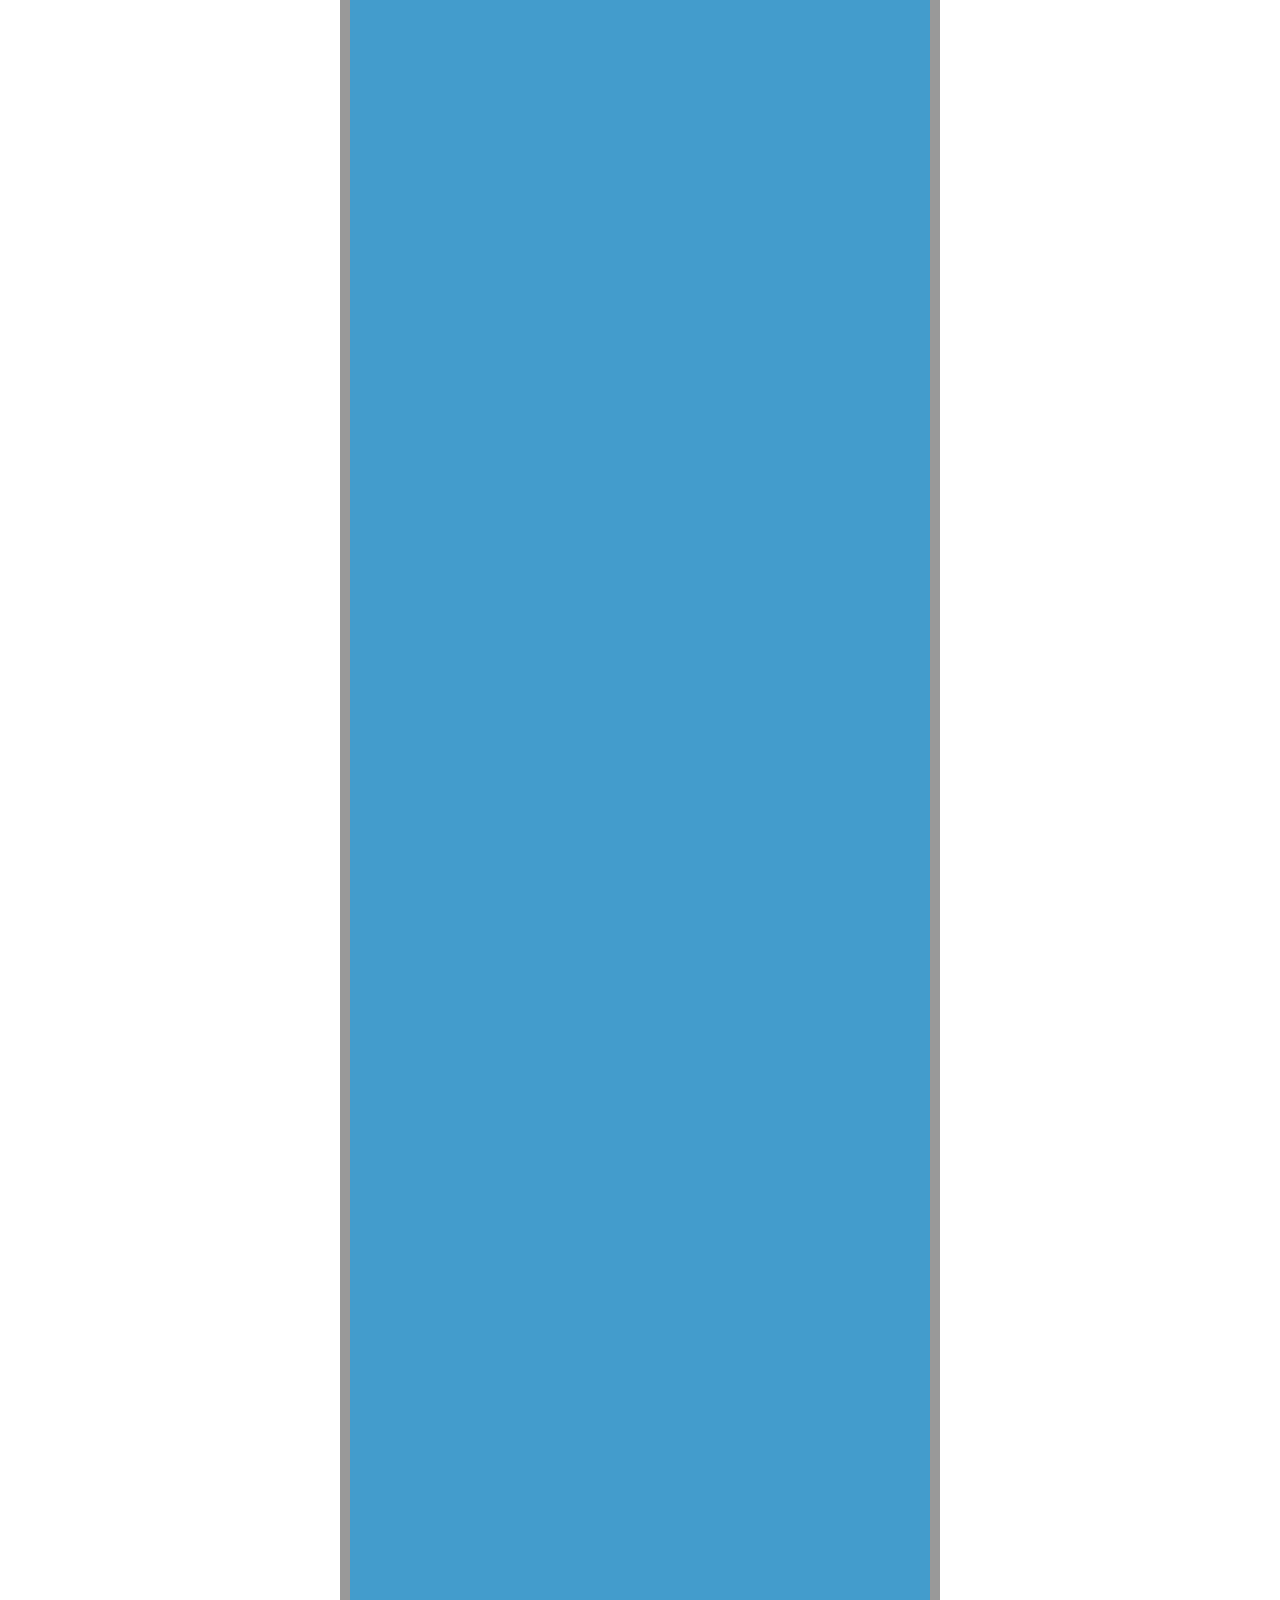
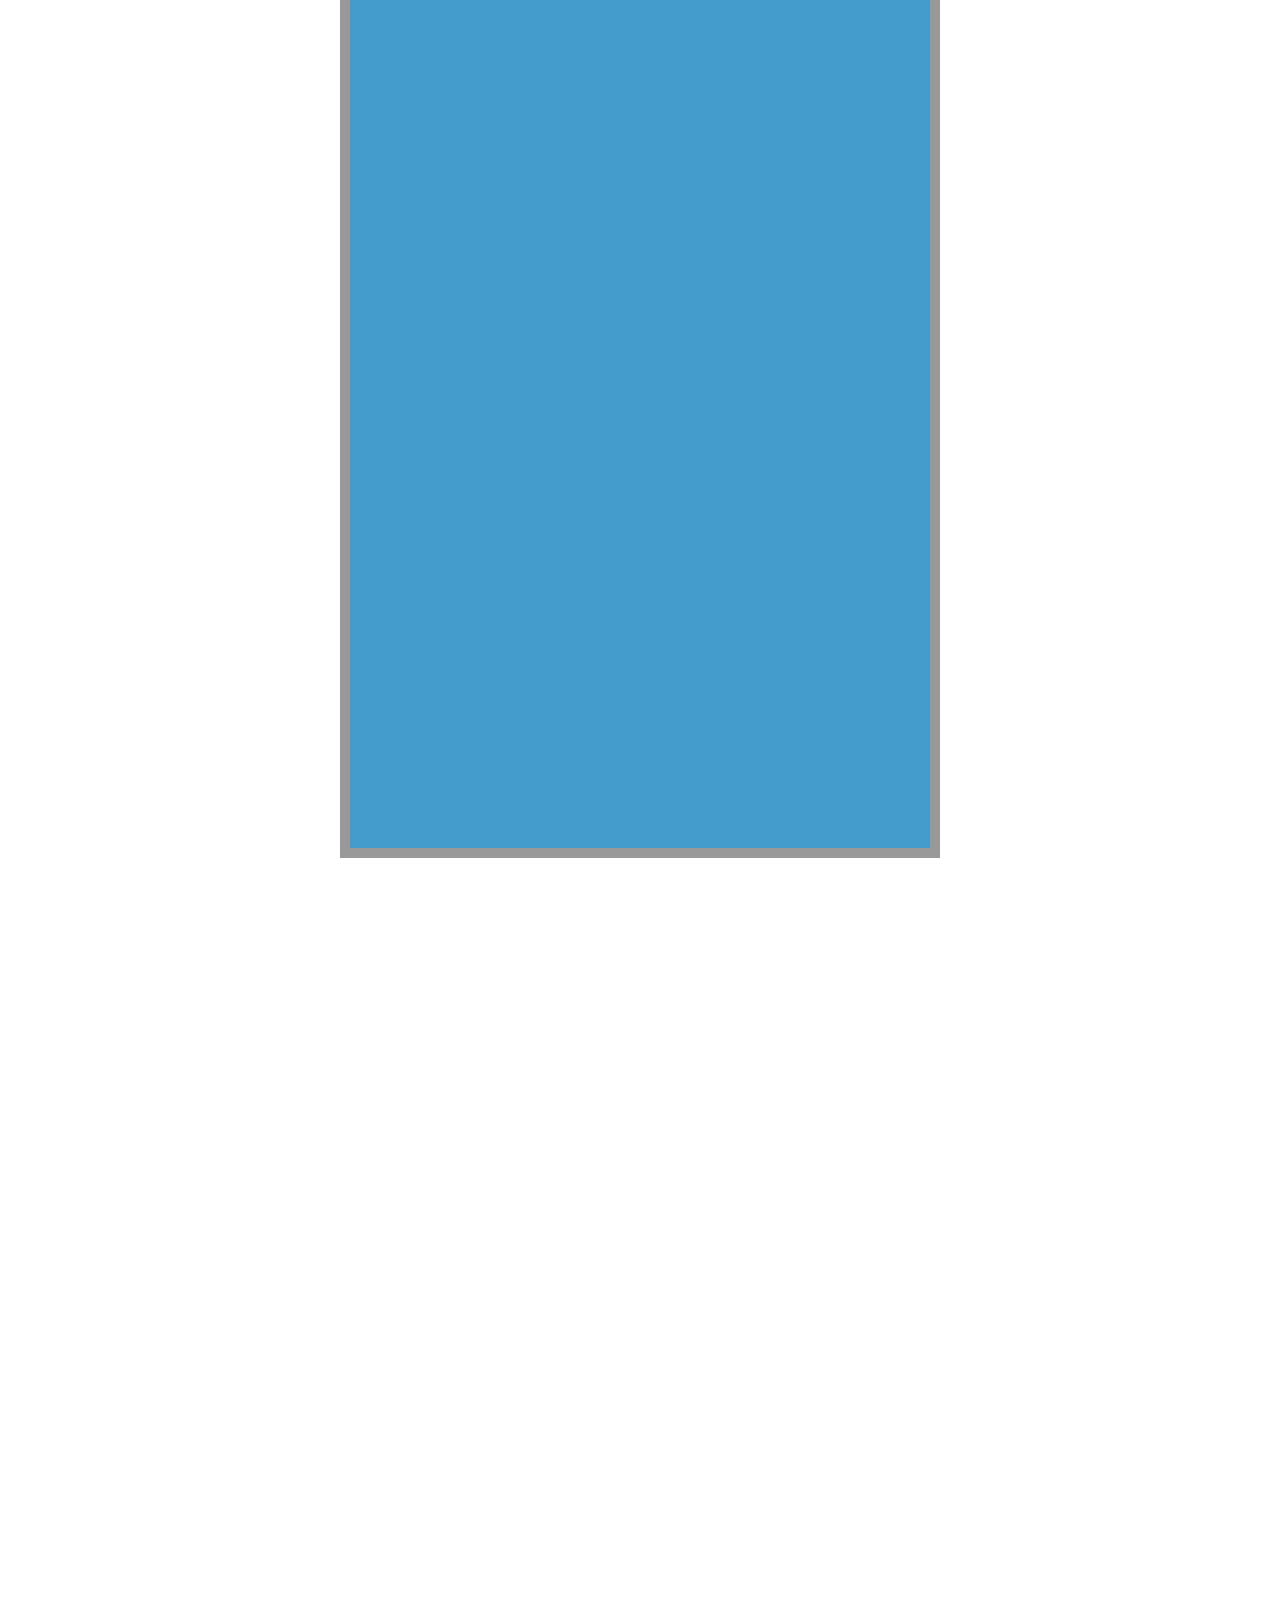
<file: ALUVA/classic-template/html/bower_components/tether/examples/content-visible/index.html>
<!DOCTYPE html>
<html>
    <head>
        <link rel="stylesheet" href="../resources/css/base.css" />
    </head>
    <body>

    <div class="instructions">Scroll the page</div>

    <style>
      .instructions {
        width: 100%;
        text-align: center;
        font-size: 24px;
        padding: 15px;
        background-color: rgba(210, 180, 140, 0.4);
      }

      * {
        box-sizing: border-box;
      }
      body {
        min-height: 1200vh;
        height: 100%;
      }

      .content-box {
        width: 600px;
        border: 10px solid #999;
        height: 600vh;
        background-color: #439CCC;
        margin: 200vh auto;
      }
      .element {
        border: 10px solid #999;
        background-color: #FFDC00;
        width: 300px;
        height: 200px;
        padding: 0 15px;
        font-size: 20px;
        font-weight: bold;
      }
    </style>

    <div class="content-box">
      <div class="element">
        <p>This is some sort of crazy dialog.</p>

        <p>It's setup to align with the center of the visible part of the blue area.</p>
      </div>
    </div>

    <script src="//github.hubspot.com/tether/dist/js/tether.js"></script>
    <script>
      new Tether({
        element: '.element',
        target: '.content-box',
        attachment: 'middle center',
        targetAttachment: 'middle center',
        targetModifier: 'visible'
      });
    </script>
  </body>
</html>
</file>
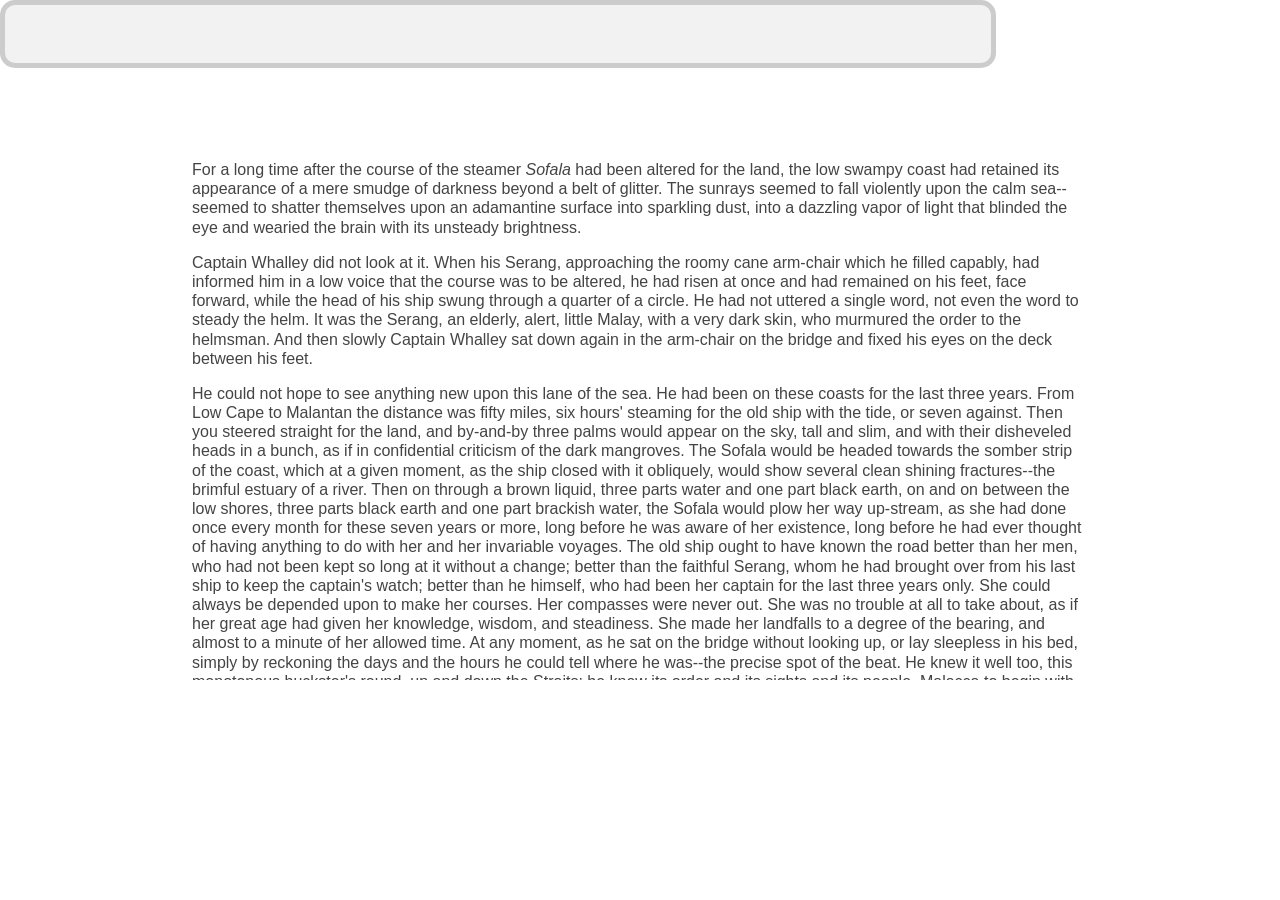
<file: ALUVA/classic-template/html/bower_components/tether/examples/element-scroll/index.html>
<!DOCTYPE html>
<html>
    <head>
      <link rel="stylesheet" href="../resources/css/base.css" />
    </head>
    <body>

    <div class="scroll">
      <p>For a long time after the course of the steamer <em>Sofala</em> had been
      altered for the land, the low swampy coast had retained its appearance
      of a mere smudge of darkness beyond a belt of glitter. The sunrays
      seemed to fall violently upon the calm sea--seemed to shatter themselves
      upon an adamantine surface into sparkling dust, into a dazzling vapor
      of light that blinded the eye and wearied the brain with its unsteady
      brightness.</p>

      <p>Captain Whalley did not look at it. When his Serang, approaching the
      roomy cane arm-chair which he filled capably, had informed him in a low
      voice that the course was to be altered, he had risen at once and had
      remained on his feet, face forward, while the head of his ship swung
      through a quarter of a circle. He had not uttered a single word, not
      even the word to steady the helm. It was the Serang, an elderly, alert,
      little Malay, with a very dark skin, who murmured the order to the
      helmsman. And then slowly Captain Whalley sat down again in the
      arm-chair on the bridge and fixed his eyes on the deck between his feet.</p>

      <p>He could not hope to see anything new upon this lane of the sea. He had
      been on these coasts for the last three years. From Low Cape to Malantan
      the distance was fifty miles, six hours' steaming for the old ship with
      the tide, or seven against. Then you steered straight for the land, and
      by-and-by three palms would appear on the sky, tall and slim, and with
      their disheveled heads in a bunch, as if in confidential criticism of
      the dark mangroves. The Sofala would be headed towards the somber
      strip of the coast, which at a given moment, as the ship closed with
      it obliquely, would show several clean shining fractures--the brimful
      estuary of a river. Then on through a brown liquid, three parts water
      and one part black earth, on and on between the low shores, three parts
      black earth and one part brackish water, the Sofala would plow her way
      up-stream, as she had done once every month for these seven years or
      more, long before he was aware of her existence, long before he had ever
      thought of having anything to do with her and her invariable voyages.
      The old ship ought to have known the road better than her men, who had
      not been kept so long at it without a change; better than the faithful
      Serang, whom he had brought over from his last ship to keep the
      captain's watch; better than he himself, who had been her captain for
      the last three years only. She could always be depended upon to make her
      courses. Her compasses were never out. She was no trouble at all to
      take about, as if her great age had given her knowledge, wisdom, and
      steadiness. She made her landfalls to a degree of the bearing, and
      almost to a minute of her allowed time. At any moment, as he sat on
      the bridge without looking up, or lay sleepless in his bed, simply by
      reckoning the days and the hours he could tell where he was--the precise
      spot of the beat. He knew it well too, this monotonous huckster's
      round, up and down the Straits; he knew its order and its sights and its
      people. Malacca to begin with, in at daylight and out at dusk, to cross
      over with a rigid phosphorescent wake this highway of the Far East.
      Darkness and gleams on the water, clear stars on a black sky, perhaps
      the lights of a home steamer keeping her unswerving course in the
      middle, or maybe the elusive shadow of a native craft with her mat sails
      flitting by silently--and the low land on the other side in sight
      at daylight. At noon the three palms of the next place of call, up a
      sluggish river. The only white man residing there was a retired young
      sailor, with whom he had become friendly in the course of many voyages.
      Sixty miles farther on there was another place of call, a deep bay with
      only a couple of houses on the beach. And so on, in and out, picking
      up coastwise cargo here and there, and finishing with a hundred miles'
      steady steaming through the maze of an archipelago of small islands up
      to a large native town at the end of the beat. There was a three days'
      rest for the old ship before he started her again in inverse order,
      seeing the same shores from another bearing, hearing the same voices
      in the same places, back again to the Sofala's port of registry on
      the great highway to the East, where he would take up a berth nearly
      opposite the big stone pile of the harbor office till it was time to
      start again on the old round of 1600 miles and thirty days. Not a very
      enterprising life, this, for Captain Whalley, Henry Whalley, otherwise
      Dare-devil Harry--Whalley of the Condor, a famous clipper in her day.
      No. Not a very enterprising life for a man who had served famous firms,
      who had sailed famous ships (more than one or two of them his own); who
      had made famous passages, had been the pioneer of new routes and new
      trades; who had steered across the unsurveyed tracts of the South Seas,
      and had seen the sun rise on uncharted islands. Fifty years at sea, and
      forty out in the East ("a pretty thorough apprenticeship," he used
      to remark smilingly), had made him honorably known to a generation of
      shipowners and merchants in all the ports from Bombay clear over to
      where the East merges into the West upon the coast of the two Americas.
      His fame remained writ, not very large but plain enough, on the
      Admiralty charts. Was there not somewhere between Australia and China a
      Whalley Island and a Condor Reef? On that dangerous coral formation the
      celebrated clipper had hung stranded for three days, her captain and
      crew throwing her cargo overboard with one hand and with the other, as
      it were, keeping off her a flotilla of savage war-canoes. At that time
      neither the island nor the reef had any official existence. Later the
      officers of her Majesty's steam vessel Fusilier, dispatched to make a
      survey of the route, recognized in the adoption of these two names the
      enterprise of the man and the solidity of the ship. Besides, as anyone
      who cares may see, the "General Directory," vol. ii. p. 410, begins the
      description of the "Malotu or Whalley Passage" with the words: "This
      advantageous route, first discovered in 1850 by Captain Whalley in the
      ship Condor," &amp;c., and ends by recommending it warmly to sailing vessels
      leaving the China ports for the south in the months from December to
      April inclusive.</p>

      <p>This was the clearest gain he had out of life. Nothing could rob him
      of this kind of fame. The piercing of the Isthmus of Suez, like the
      breaking of a dam, had let in upon the East a flood of new ships, new
      men, new methods of trade. It had changed the face of the Eastern seas
      and the very spirit of their life; so that his early experiences meant
      nothing whatever to the new generation of seamen.</p>

      <p>In those bygone days he had handled many thousands of pounds of his
      employers' money and of his own; he had attended faithfully, as by law
      a shipmaster is expected to do, to the conflicting interests of owners,
      charterers, and underwriters. He had never lost a ship or consented to
      a shady transaction; and he had lasted well, outlasting in the end the
      conditions that had gone to the making of his name. He had buried his
      wife (in the Gulf of Petchili), had married off his daughter to the man
      of her unlucky choice, and had lost more than an ample competence in the
      crash of the notorious Travancore and Deccan Banking Corporation, whose
      downfall had shaken the East like an earthquake. And he was sixty-five
      years old.</p>

      <p>His age sat lightly enough on him; and of his ruin he was not ashamed.
      He had not been alone to believe in the stability of the Banking
      Corporation. Men whose judgment in matters of finance was as expert as
      his seamanship had commended the prudence of his investments, and had
      themselves lost much money in the great failure. The only difference
      between him and them was that he had lost his all. And yet not his all.
      There had remained to him from his lost fortune a very pretty little
      bark, Fair Maid, which he had bought to occupy his leisure of a retired
      sailor--"to play with," as he expressed it himself.</p>

      <p>He had formally declared himself tired of the sea the year preceding his
      daughter's marriage. But after the young couple had gone to settle in
      Melbourne he found out that he could not make himself happy on shore. He
      was too much of a merchant sea-captain for mere yachting to satisfy him.
      He wanted the illusion of affairs; and his acquisition of the Fair
      Maid preserved the continuity of his life. He introduced her to his
      acquaintances in various ports as "my last command." When he grew too
      old to be trusted with a ship, he would lay her up and go ashore to be
      buried, leaving directions in his will to have the bark towed out and
      scuttled decently in deep water on the day of the funeral. His daughter
      would not grudge him the satisfaction of knowing that no stranger would
      handle his last command after him. With the fortune he was able to leave
      her, the value of a 500-ton bark was neither here nor there. All this
      would be said with a jocular twinkle in his eye: the vigorous old man
      had too much vitality for the sentimentalism of regret; and a little
      wistfully withal, because he was at home in life, taking a genuine
      pleasure in its feelings and its possessions; in the dignity of his
      reputation and his wealth, in his love for his daughter, and in his
      satisfaction with the ship--the plaything of his lonely leisure.</p>

      <p>He had the cabin arranged in accordance with his simple ideal of comfort
      at sea. A big bookcase (he was a great reader) occupied one side of his
      stateroom; the portrait of his late wife, a flat bituminous oil-painting
      representing the profile and one long black ringlet of a young woman,
      faced his bed-place. Three chronometers ticked him to sleep and greeted
      him on waking with the tiny competition of their beats. He rose at five
      every day. The officer of the morning watch, drinking his early cup
      of coffee aft by the wheel, would hear through the wide orifice of the
      copper ventilators all the splashings, blowings, and splutterings of
      his captain's toilet. These noises would be followed by a sustained
      deep murmur of the Lord's Prayer recited in a loud earnest voice. Five
      minutes afterwards the head and shoulders of Captain Whalley emerged
      out of the companion-hatchway. Invariably he paused for a while on the
      stairs, looking all round at the horizon; upwards at the trim of the
      sails; inhaling deep draughts of the fresh air. Only then he would step
      out on the poop, acknowledging the hand raised to the peak of the cap
      with a majestic and benign "Good morning to you." He walked the deck
      till eight scrupulously. Sometimes, not above twice a year, he had to
      use a thick cudgel-like stick on account of a stiffness in the hip--a
      slight touch of rheumatism, he supposed. Otherwise he knew nothing of
      the ills of the flesh. At the ringing of the breakfast bell he went
      below to feed his canaries, wind up the chronometers, and take the
      head of the table. From there he had before his eyes the big carbon
      photographs of his daughter, her husband, and two fat-legged babies
      --his grandchildren--set in black frames into the maplewood bulkheads
      of the cuddy. After breakfast he dusted the glass over these portraits
      himself with a cloth, and brushed the oil painting of his wife with a
      plumate kept suspended from a small brass hook by the side of the heavy
      gold frame. Then with the door of his stateroom shut, he would sit down
      on the couch under the portrait to read a chapter out of a thick pocket
      Bible--her Bible. But on some days he only sat there for half an hour
      with his finger between the leaves and the closed book resting on his
      knees. Perhaps he had remembered suddenly how fond of boat-sailing she
      used to be.</p>

      <p>She had been a real shipmate and a true woman too. It was like an
      article of faith with him that there never had been, and never could be,
      a brighter, cheerier home anywhere afloat or ashore than his home under
      the poop-deck of the Condor, with the big main cabin all white and gold,
      garlanded as if for a perpetual festival with an unfading wreath. She
      had decorated the center of every panel with a cluster of home flowers.
      It took her a twelvemonth to go round the cuddy with this labor of love.
      To him it had remained a marvel of painting, the highest achievement of
      taste and skill; and as to old Swinburne, his mate, every time he
      came down to his meals he stood transfixed with admiration before the
      progress of the work. You could almost smell these roses, he declared,
      sniffing the faint flavor of turpentine which at that time pervaded the
      saloon, and (as he confessed afterwards) made him somewhat less hearty
      than usual in tackling his food. But there was nothing of the sort to
      interfere with his enjoyment of her singing. "Mrs. Whalley is a regular
      out-and-out nightingale, sir," he would pronounce with a judicial air
      after listening profoundly over the skylight to the very end of the
      piece. In fine weather, in the second dog-watch, the two men could hear
      her trills and roulades going on to the accompaniment of the piano in
      the cabin. On the very day they got engaged he had written to London
      for the instrument; but they had been married for over a year before it
      reached them, coming out round the Cape. The big case made part of the
      first direct general cargo landed in Hong-kong harbor--an event that to
      the men who walked the busy quays of to-day seemed as hazily remote as
      the dark ages of history. But Captain Whalley could in a half hour of
      solitude live again all his life, with its romance, its idyl, and its
      sorrow. He had to close her eyes himself. She went away from under the
      ensign like a sailor's wife, a sailor herself at heart. He had read
      the service over her, out of her own prayer-book, without a break in his
      voice. When he raised his eyes he could see old Swinburne facing him
      with his cap pressed to his breast, and his rugged, weather-beaten,
      impassive face streaming with drops of water like a lump of chipped red
      granite in a shower. It was all very well for that old sea-dog to cry.
      He had to read on to the end; but after the splash he did not remember
      much of what happened for the next few days. An elderly sailor of the
      crew, deft at needlework, put together a mourning frock for the child
      out of one of her black skirts.</p>

      <p>He was not likely to forget; but you cannot dam up life like a sluggish
      stream. It will break out and flow over a man's troubles, it will close
      upon a sorrow like the sea upon a dead body, no matter how much love has
      gone to the bottom. And the world is not bad. People had been very
      kind to him; especially Mrs. Gardner, the wife of the senior partner
      in Gardner, Patteson, &amp; Co., the owners of the Condor. It was she who
      volunteered to look after the little one, and in due course took her to
      England (something of a journey in those days, even by the overland
      mail route) with her own girls to finish her education. It was ten years
      before he saw her again.</p>

      <p>As a little child she had never been frightened of bad weather; she
      would beg to be taken up on deck in the bosom of his oilskin coat to
      watch the big seas hurling themselves upon the Condor. The swirl and
      crash of the waves seemed to fill her small soul with a breathless
      delight. "A good boy spoiled," he used to say of her in joke. He had
      named her Ivy because of the sound of the word, and obscurely fascinated
      by a vague association of ideas. She had twined herself tightly round
      his heart, and he intended her to cling close to her father as to a
      tower of strength; forgetting, while she was little, that in the nature
      of things she would probably elect to cling to someone else. But
      he loved life well enough for even that event to give him a certain
      satisfaction, apart from his more intimate feeling of loss.</p>

      <p>After he had purchased the Fair Maid to occupy his loneliness, he
      hastened to accept a rather unprofitable freight to Australia simply for
      the opportunity of seeing his daughter in her own home. What made him
      dissatisfied there was not to see that she clung now to somebody else,
      but that the prop she had selected seemed on closer examination "a
      rather poor stick"--even in the matter of health. He disliked his
      son-in-law's studied civility perhaps more than his method of
      handling the sum of money he had given Ivy at her marriage. But of his
      apprehensions he said nothing. Only on the day of his departure, with
      the hall-door open already, holding her hands and looking steadily into
      her eyes, he had said, "You know, my dear, all I have is for you and the
      chicks. Mind you write to me openly." She had answered him by an almost
      imperceptible movement of her head. She resembled her mother in
      the color of her eyes, and in character--and also in this, that she
      understood him without many words.</p>

      <p>Sure enough she had to write; and some of these letters made Captain
      Whalley lift his white eye-brows. For the rest he considered he was
      reaping the true reward of his life by being thus able to produce on
      demand whatever was needed. He had not enjoyed himself so much in a
      way since his wife had died. Characteristically enough his son-in-law's
      punctuality in failure caused him at a distance to feel a sort of
      kindness towards the man. The fellow was so perpetually being jammed on
      a lee shore that to charge it all to his reckless navigation would be
      manifestly unfair. No, no! He knew well what that meant. It was bad
      luck. His own had been simply marvelous, but he had seen in his life too
      many good men--seamen and others--go under with the sheer weight of bad
      luck not to recognize the fatal signs. For all that, he was cogitating
      on the best way of tying up very strictly every penny he had to leave,
      when, with a preliminary rumble of rumors (whose first sound reached
      him in Shanghai as it happened), the shock of the big failure came;
      and, after passing through the phases of stupor, of incredulity, of
      indignation, he had to accept the fact that he had nothing to speak of
      to leave.</p>

      <p>Upon that, as if he had only waited for this catastrophe, the unlucky
      man, away there in Melbourne, gave up his unprofitable game, and sat
      down--in an invalid's bath-chair at that too. "He will never walk
      again," wrote the wife. For the first time in his life Captain Whalley
      was a bit staggered.</p>

      <p>The Fair Maid had to go to work in bitter earnest now. It was no longer
      a matter of preserving alive the memory of Dare-devil Harry Whalley in
      the Eastern Seas, or of keeping an old man in pocket-money and clothes,
      with, perhaps, a bill for a few hundred first-class cigars thrown in at
      the end of the year. He would have to buckle-to, and keep her going hard
      on a scant allowance of gilt for the ginger-bread scrolls at her stem
      and stern.</p>

      <p>This necessity opened his eyes to the fundamental changes of the world.
      Of his past only the familiar names remained, here and there, but
      the things and the men, as he had known them, were gone. The name of
      Gardner, Patteson, &amp; Co. was still displayed on the walls of warehouses
      by the waterside, on the brass plates and window-panes in the business
      quarters of more than one Eastern port, but there was no longer a
      Gardner or a Patteson in the firm. There was no longer for Captain
      Whalley an arm-chair and a welcome in the private office, with a bit of
      business ready to be put in the way of an old friend, for the sake of
      bygone services. The husbands of the Gardner girls sat behind the desks
      in that room where, long after he had left the employ, he had kept his
      right of entrance in the old man's time. Their ships now had yellow
      funnels with black tops, and a time-table of appointed routes like a
      confounded service of tramways. The winds of December and June were all
      one to them; their captains (excellent young men he doubted not) were,
      to be sure, familiar with Whalley Island, because of late years the
      Government had established a white fixed light on the north end (with
      a red danger sector over the Condor Reef), but most of them would have
      been extremely surprised to hear that a flesh-and-blood Whalley still
      existed--an old man going about the world trying to pick up a cargo here
      and there for his little bark.</p>

      <p>And everywhere it was the same. Departed the men who would have nodded
      appreciatively at the mention of his name, and would have thought
      themselves bound in honor to do something for Dare-devil Harry Whalley.
      Departed the opportunities which he would have known how to seize; and
      gone with them the white-winged flock of clippers that lived in the
      boisterous uncertain life of the winds, skimming big fortunes out of
      the foam of the sea. In a world that pared down the profits to an
      irreducible minimum, in a world that was able to count its disengaged
      tonnage twice over every day, and in which lean charters were snapped up
      by cable three months in advance, there were no chances of fortune for
      an individual wandering haphazard with a little bark--hardly indeed any
      room to exist.</p>

      <p>He found it more difficult from year to year. He suffered greatly from
      the smallness of remittances he was able to send his daughter. Meantime
      he had given up good cigars, and even in the matter of inferior cheroots
      limited himself to six a day. He never told her of his difficulties, and
      she never enlarged upon her struggle to live. Their confidence in each
      other needed no explanations, and their perfect understanding endured
      without protestations of gratitude or regret. He would have been shocked
      if she had taken it into her head to thank him in so many words, but
      he found it perfectly natural that she should tell him she needed two
      hundred pounds.</p>

      <p>He had come in with the Fair Maid in ballast to look for a freight in
      the Sofala's port of registry, and her letter met him there. Its tenor
      was that it was no use mincing matters. Her only resource was in opening
      a boarding-house, for which the prospects, she judged, were good. Good
      enough, at any rate, to make her tell him frankly that with two hundred
      pounds she could make a start. He had torn the envelope open, hastily,
      on deck, where it was handed to him by the ship-chandler's runner, who
      had brought his mail at the moment of anchoring. For the second time
      in his life he was appalled, and remained stock-still at the cabin door
      with the paper trembling between his fingers. Open a boarding-house! Two
      hundred pounds for a start! The only resource! And he did not know where
      to lay his hands on two hundred pence.</p>

      <p>All that night Captain Whalley walked the poop of his anchored ship, as
      though he had been about to close with the land in thick weather, and
      uncertain of his position after a run of many gray days without a sight
      of sun, moon, or stars. The black night twinkled with the guiding lights
      of seamen and the steady straight lines of lights on shore; and all
      around the Fair Maid the riding lights of ships cast trembling trails
      upon the water of the roadstead. Captain Whalley saw not a gleam
      anywhere till the dawn broke and he found out that his clothing was
      soaked through with the heavy dew.</p>

      <p>His ship was awake. He stopped short, stroked his wet beard, and
      descended the poop ladder backwards, with tired feet. At the sight
      of him the chief officer, lounging about sleepily on the quarterdeck,
      remained open-mouthed in the middle of a great early-morning yawn.</p>

      <p>"Good morning to you," pronounced Captain Whalley solemnly, passing into
      the cabin. But he checked himself in the doorway, and without looking
      back, "By the bye," he said, "there should be an empty wooden case put
      away in the lazarette. It has not been broken up--has it?"</p>

      <p>The mate shut his mouth, and then asked as if dazed, "What empty case,
      sir?"</p>

      <p>"A big flat packing-case belonging to that painting in my room. Let it
      be taken up on deck and tell the carpenter to look it over. I may want
      to use it before long."</p>

      <p>The chief officer did not stir a limb till he had heard the door of the
      captain's state-room slam within the cuddy. Then he beckoned aft the
      second mate with his forefinger to tell him that there was something "in
      the wind."</p>

      <p>When the bell rang Captain Whalley's authoritative voice boomed out
      through a closed door, "Sit down and don't wait for me." And his
      impressed officers took their places, exchanging looks and whispers
      across the table. What! No breakfast? And after apparently knocking
      about all night on deck, too! Clearly, there was something in the wind.
      In the skylight above their heads, bowed earnestly over the plates,
      three wire cages rocked and rattled to the restless jumping of the
      hungry canaries; and they could detect the sounds of their "old
      man's" deliberate movements within his state-room. Captain Whalley was
      methodically winding up the chronometers, dusting the portrait of
      his late wife, getting a clean white shirt out of the drawers, making
      himself ready in his punctilious unhurried manner to go ashore. He could
      not have swallowed a single mouthful of food that morning. He had made
      up his mind to sell the Fair Maid.</p>
    </div>

    <div class="pointer"></div>

    <style>
      body {
        cursor: pointer;
      }
      .scroll {
        height: 80vh;
        width: 80vw;
        max-height: 600px;
        position: fixed;
        top: 5em;
        left: 10vw;

        overflow-y: scroll;
        padding: 4em;
        box-sizing: border-box;
        line-height: 1.2;
      }
      .scroll::-webkit-scrollbar, .scroll::-webkit-scrollbar-track, .scroll::-webkit-scrollbar-thumb {
        display: none;
      }

      .pointer {
        height: 3.6em;
        width: 77vw;
        border: 5px solid #CCC;
        border-radius: 15px;
        background-color: rgba(0, 0, 0, 0.05);
        pointer-events: none;
      }
      .highlight {
        background-color: rgba(255, 255, 0, 0.3);
      }
      .hover {
        background-color: rgba(0, 255, 255, 0.2);
      }
    </style>

    <script src="//github.hubspot.com/tether/dist/js/tether.js"></script>
    <script>
      var pointer = document.querySelector('.pointer');
      var scroll = document.querySelector('.scroll');

      // This creates the pointer tether and links it up
      // with the scroll handle
      new Tether({
        element: pointer,
        target: scroll,
        attachment: 'middle right',
        targetAttachment: 'middle left',
        targetModifier: 'scroll-handle'
      });

      // Everything after this is for the highlighting effect
      var paras = document.querySelectorAll('p');
      for(var i=paras.length; i--;){
        var sents = paras[i].innerHTML.split('.');
        for (var j=sents.length; j--;){
          if (sents[j].trim().length)
            sents[j] = '<span>' + sents[j] + '.</span>';
        }
        paras[i].innerHTML = sents.join('');
      }

      var spans = document.querySelectorAll('p span');

      function highlight(){
        if (!spans) return;

        var bar = pointer.getBoundingClientRect();

        for (var i=spans.length; i--;){
          var coord = spans[i].getBoundingClientRect();

          if (bar.top < coord.top && bar.bottom > coord.top){
            spans[i].classList.add('hover');
          } else if (spans[i].classList.contains('hover')) {
            spans[i].classList.remove('hover');
          }
        }

        requestAnimationFrame(highlight);
      }

      highlight();

      document.body.addEventListener('click', function(){
        var els = document.querySelectorAll('.hover');
        for (var i=els.length; i--;)
          els[i].classList.toggle('highlight');
      });
    </script>
  </body>
</html>
</file>
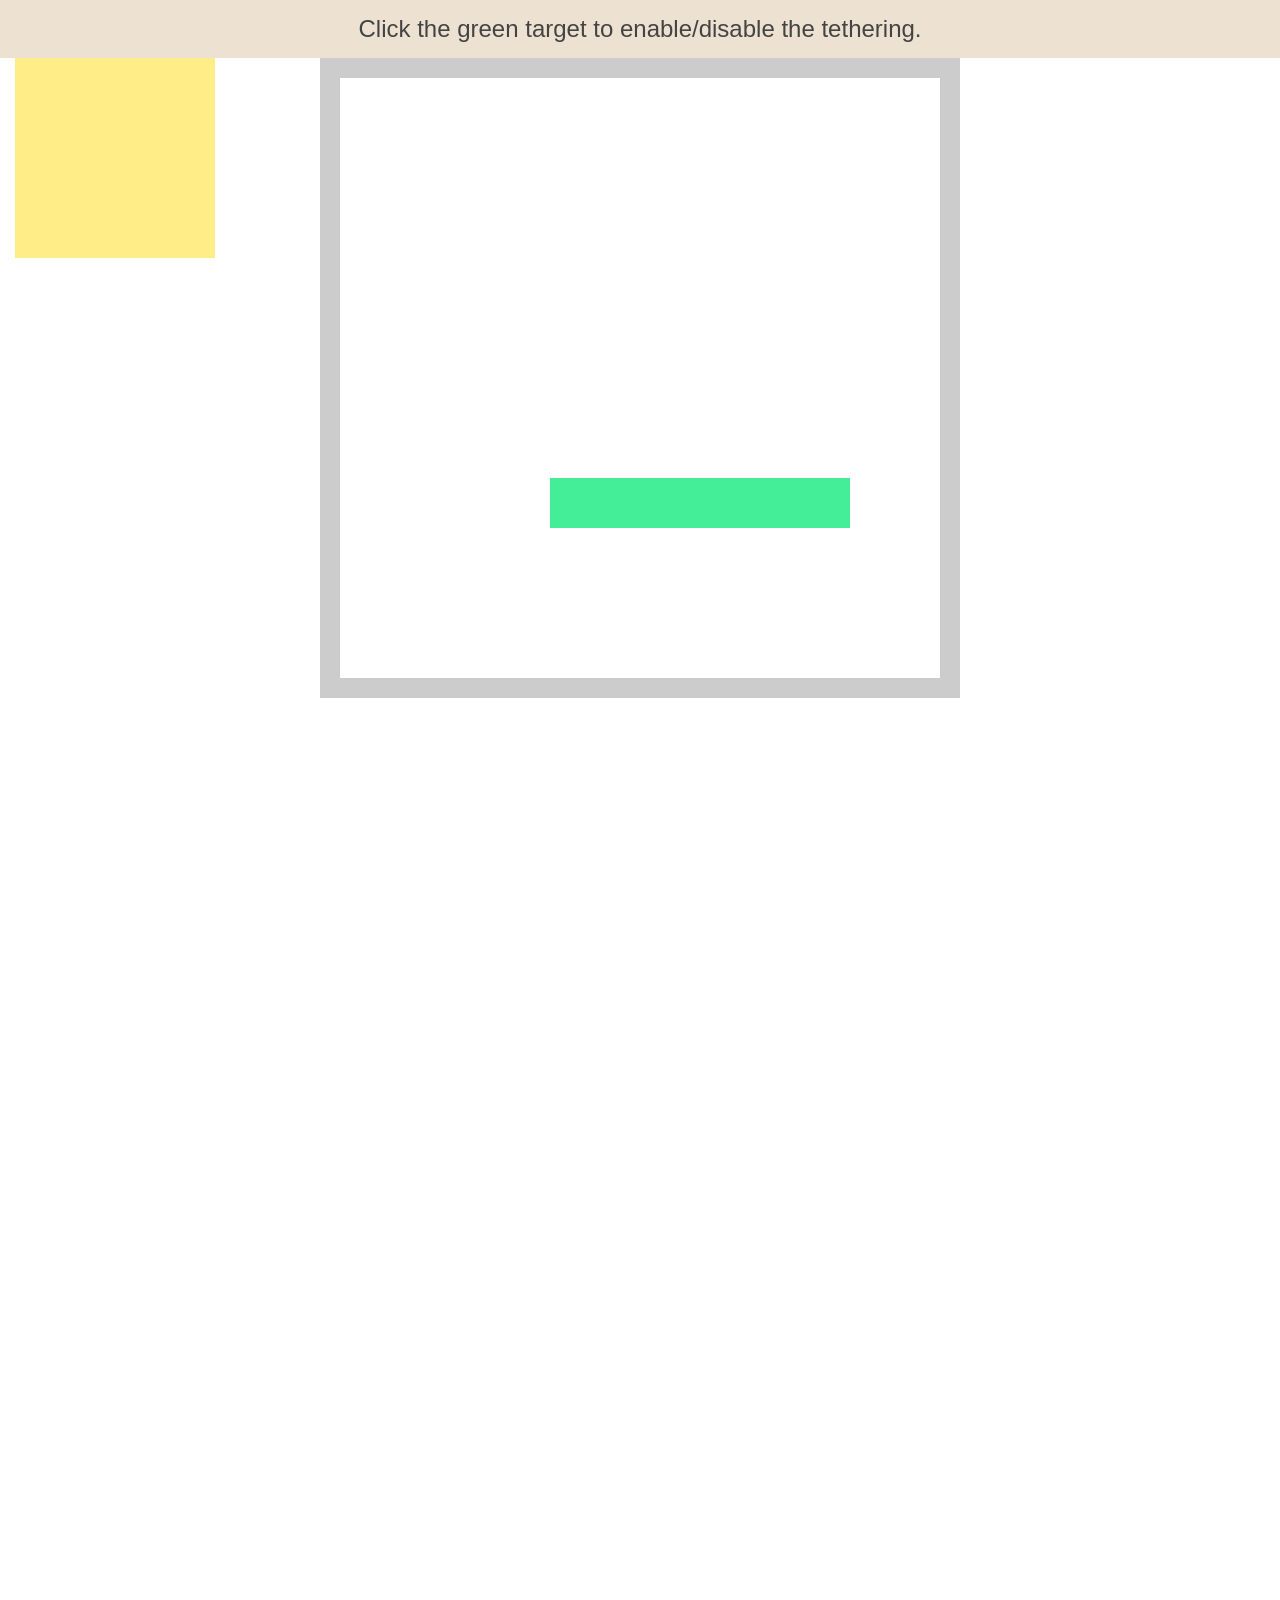
<file: ALUVA/classic-template/html/bower_components/tether/examples/enable-disable/index.html>
<!DOCTYPE html>
<html>
    <head>
        <meta charset="utf-8">
        <meta http-equiv="X-UA-Compatible" content="chrome=1">
        <meta name="viewport" content="width=device-width, initial-scale=1, user-scalable=no">
        <link rel="stylesheet" href="../resources/css/base.css" />
        <link rel="stylesheet" href="../common/css/style.css" />
    </head>
    <body>
        <div class="instructions">Click the green target to enable/disable the tethering.</div>

        <div class="element"></div>
        <div class="container">
            <div class="pad"></div>
            <div class="target"></div>
            <div class="pad"></div>
        </div>

        <script src="//github.hubspot.com/tether/dist/js/tether.js"></script>
        <script>
            var tether = new Tether({
                element: '.element',
                target: '.target',
                attachment: 'top left',
                targetAttachment: 'top right'
            });

            document.querySelector('.target').addEventListener('click', function(){
                if (tether.enabled)
                    tether.disable();
                else
                    tether.enable();
            });
        </script>
    </body>
</html>
</file>
<file: ALUVA/style.css>
/* CONFIGURACIÓN GENERAL */

* {
    box-sizing: border-box;
}

body {
    margin: 0;
    font-family: Arial, Helvetica, sans-serif;
    background-color: #f4f4f4;
    color: #222222;
    line-height: 1.6;
}

main {
    width: 90%;
    max-width: 1200px;
    margin: 30px auto;
}

h1 {
    color: #2f1f9d;
    font-size: 38px;
    margin-bottom: 25px;
}

h2 {
    color: #2f1f9d;
    font-size: 28px;
}

h3 {
    color: #2f1f9d;
    font-size: 21px;
}

p {
    margin-bottom: 15px;
}


/* ENCABEZADO */

.encabezado {
    background-color: #2f1f9d;
    padding: 8px 30px;
    display: flex;
    align-items: center;
    justify-content: space-between;
    flex-wrap: wrap;
    box-shadow: 0 3px 10px rgba(0, 0, 0, 0.25);
}

/* LOGO */

.logo {
    width: 105px;
    height: auto;
    border-radius: 6px;
}


/* MENÚ DE NAVEGACIÓN */

.menu {
    display: flex;
    gap: 20px;
    flex-wrap: wrap;
}

.menu a {
    color: #ffffff;
    text-decoration: none;
    font-weight: bold;
    padding: 8px 12px;
    border-radius: 6px;
    transition: 0.3s;
}

.menu a:hover {
    background-color: #ffb340;
    color: #222222;
}


/* BOTONES */

.boton {
    display: inline-block;
    background-color: #ffb340;
    color: #222222;
    text-decoration: none;
    font-weight: bold;
    padding: 10px 18px;
    margin-top: 10px;
    border-radius: 8px;
    transition: 0.3s;
}

.boton:hover {
    background-color: #2f1f9d;
    color: #ffffff;
}


/* PÁGINA DE INICIO */

.contenido-inicio {
    max-width: 1200px;
}


/* PORTADA */

.portada {
    background-color: #ffffff;
    padding: 25px;
    margin-bottom: 25px;
    border-radius: 12px;
    box-shadow: 0 4px 12px rgba(0, 0, 0, 0.12);
}

.imagen-portada {
    display: block;
    width: 100%;
    height: 500px;
    object-fit: cover;
    object-position: center top;
    border-radius: 10px;
    margin-bottom: 20px;
}

.portada h1 {
    margin-top: 10px;
}

.portada p {
    font-size: 18px;
}


/* PERSONALIZACIÓN */

.personalizacion {
    background-color: #ffffff;
    padding: 25px;
    border-left: 6px solid #ffb340;
    border-radius: 12px;
    box-shadow: 0 4px 12px rgba(0, 0, 0, 0.10);
}


/* PÁGINA DE PRODUCTOS */

.contenido-productos {
    max-width: 1200px;
}

.catalogo-productos {
    background-color: #ffffff;
    padding: 25px;
    border-radius: 12px;
    box-shadow: 0 4px 12px rgba(0, 0, 0, 0.10);
}


/* GRILLA DE PRODUCTOS */

.grilla-productos {
    display: grid;
    grid-template-columns: repeat(4, 1fr);
    gap: 20px;
    margin-top: 25px;
}


/* TARJETA DE PRODUCTO */

.producto {
    background-color: #ffffff;
    border: 1px solid #dddddd;
    border-radius: 12px;
    padding: 15px;
    text-align: center;
    box-shadow: 0 3px 10px rgba(0, 0, 0, 0.08);
    transition: 0.3s;
}

.producto:hover {
    transform: translateY(-5px);
    box-shadow: 0 7px 15px rgba(0, 0, 0, 0.15);
}

.producto h3 {
    margin-top: 5px;
}


/* IMÁGENES DE PRODUCTOS */

.producto img {
    width: 100%;
    height: 260px;
    object-fit: cover;
    border-radius: 8px;
}


/* CATÁLOGO COMPLETO */

.catalogo-completo {
    background-color: #ffffff;
    padding: 25px;
    border-left: 6px solid #ffb340;
    border-radius: 12px;
    box-shadow: 0 4px 12px rgba(0, 0, 0, 0.10);
}

hr {
    border: none;
    height: 2px;
    background-color: #ffb340;
    margin: 35px 0;
}


/* PÁGINA NOSOTROS */

.contenido-nosotros {
    max-width: 1000px;
}


/* QUIÉNES SOMOS */

.quienes-somos {
    background-color: #ffffff;
    padding: 25px;
    margin-bottom: 25px;
    border-radius: 12px;
    box-shadow: 0 4px 12px rgba(0, 0, 0, 0.10);
}


/* MISIÓN */

.mision {
    background-color: #ffffff;
    padding: 25px;
    margin-bottom: 25px;
    border-left: 6px solid #ffb340;
    border-radius: 12px;
    box-shadow: 0 4px 12px rgba(0, 0, 0, 0.10);
}


/* VISIÓN */

.vision {
    background-color: #ffffff;
    padding: 25px;
    margin-bottom: 25px;
    border-left: 6px solid #2f1f9d;
    border-radius: 12px;
    box-shadow: 0 4px 12px rgba(0, 0, 0, 0.10);
}


/* TESTIMONIOS */

.testimonios {
    background-color: #ffffff;
    padding: 25px;
    border-radius: 12px;
    box-shadow: 0 4px 12px rgba(0, 0, 0, 0.10);
}

.testimonio {
    background-color: #f7f7f7;
    padding: 20px;
    margin-top: 20px;
    border: 1px solid #dddddd;
    border-radius: 10px;
}

.testimonio h3 {
    margin-top: 0;
}

.testimonio img {
    width: 220px;
    height: 220px;
    object-fit: cover;
    margin: 10px 10px 10px 0;
    border-radius: 10px;
}


/* PÁGINA DE CONTACTO */

.contenido-contacto {
    max-width: 900px;
}

.datos-contacto {
    background-color: #ffffff;
    padding: 30px;
    border-left: 6px solid #ffb340;
    border-radius: 12px;
    box-shadow: 0 4px 12px rgba(0, 0, 0, 0.10);
}

.datos-contacto p {
    font-size: 18px;
}


/* REDES SOCIALES */

.redes-contacto {
    display: flex;
    gap: 12px;
    flex-wrap: wrap;
    margin: 20px 0;
}


/* DISEÑO RESPONSIVE */

@media (max-width: 1000px) {

    .grilla-productos {
        grid-template-columns: repeat(2, 1fr);
    }
}

@media (max-width: 768px) {

    .encabezado {
        flex-direction: column;
        align-items: flex-start;
    }

    .menu {
        margin-top: 15px;
        flex-direction: column;
        gap: 8px;
    }

    main {
        width: 95%;
    }

    h1 {
        font-size: 30px;
    }

    h2 {
        font-size: 24px;
    }

    .grilla-productos {
        grid-template-columns: 1fr;
    }

    .producto img {
        height: auto;
    }

    .testimonio img {
        width: 100%;
        height: auto;
        margin: 10px 0;
    }

    .redes-contacto {
        flex-direction: column;
    }

    .redes-contacto .boton {
        text-align: center;
    }
}
</file>
<file: ALUVA/classic-template/html/et-line-font/style.css>
@font-face {
	font-family: 'et-line';
	src:url('fonts/et-line.eot');
	src:url('fonts/et-line.eot?#iefix') format('embedded-opentype'),
		url('fonts/et-line.woff') format('woff'),
		url('fonts/et-line.ttf') format('truetype'),
		url('fonts/et-line.svg#et-line') format('svg');
	font-weight: normal;
	font-style: normal;
}

/* Use the following CSS code if you want to use data attributes for inserting your icons */
[data-icon]:before {
	font-family: 'et-line';
	content: attr(data-icon);
	speak: none;
	font-weight: normal;
	font-variant: normal;
	text-transform: none;
	line-height: 1;
	-webkit-font-smoothing: antialiased;
	-moz-osx-font-smoothing: grayscale;
	display:inline-block;
}

/* Use the following CSS code if you want to have a class per icon */
/*
Instead of a list of all class selectors,
you can use the generic selector below, but it's slower:
[class*="icon-"] {
*/
.icon-mobile, .icon-laptop, .icon-desktop, .icon-tablet, .icon-phone, .icon-document, .icon-documents, .icon-search, .icon-clipboard, .icon-newspaper, .icon-notebook, .icon-book-open, .icon-browser, .icon-calendar, .icon-presentation, .icon-picture, .icon-pictures, .icon-video, .icon-camera, .icon-printer, .icon-toolbox, .icon-briefcase, .icon-wallet, .icon-gift, .icon-bargraph, .icon-grid, .icon-expand, .icon-focus, .icon-edit, .icon-adjustments, .icon-ribbon, .icon-hourglass, .icon-lock, .icon-megaphone, .icon-shield, .icon-trophy, .icon-flag, .icon-map, .icon-puzzle, .icon-basket, .icon-envelope, .icon-streetsign, .icon-telescope, .icon-gears, .icon-key, .icon-paperclip, .icon-attachment, .icon-pricetags, .icon-lightbulb, .icon-layers, .icon-pencil, .icon-tools, .icon-tools-2, .icon-scissors, .icon-paintbrush, .icon-magnifying-glass, .icon-circle-compass, .icon-linegraph, .icon-mic, .icon-strategy, .icon-beaker, .icon-caution, .icon-recycle, .icon-anchor, .icon-profile-male, .icon-profile-female, .icon-bike, .icon-wine, .icon-hotairballoon, .icon-globe, .icon-genius, .icon-map-pin, .icon-dial, .icon-chat, .icon-heart, .icon-cloud, .icon-upload, .icon-download, .icon-target, .icon-hazardous, .icon-piechart, .icon-speedometer, .icon-global, .icon-compass, .icon-lifesaver, .icon-clock, .icon-aperture, .icon-quote, .icon-scope, .icon-alarmclock, .icon-refresh, .icon-happy, .icon-sad, .icon-facebook, .icon-twitter, .icon-googleplus, .icon-rss, .icon-tumblr, .icon-linkedin, .icon-dribbble {
	font-family: 'et-line';
	speak: none;
	font-style: normal;
	font-weight: normal;
	font-variant: normal;
	text-transform: none;
	line-height: 1;
	-webkit-font-smoothing: antialiased;
	-moz-osx-font-smoothing: grayscale;
	display:inline-block;
}
.icon-mobile:before {
	content: "\e000";
}
.icon-laptop:before {
	content: "\e001";
}
.icon-desktop:before {
	content: "\e002";
}
.icon-tablet:before {
	content: "\e003";
}
.icon-phone:before {
	content: "\e004";
}
.icon-document:before {
	content: "\e005";
}
.icon-documents:before {
	content: "\e006";
}
.icon-search:before {
	content: "\e007";
}
.icon-clipboard:before {
	content: "\e008";
}
.icon-newspaper:before {
	content: "\e009";
}
.icon-notebook:before {
	content: "\e00a";
}
.icon-book-open:before {
	content: "\e00b";
}
.icon-browser:before {
	content: "\e00c";
}
.icon-calendar:before {
	content: "\e00d";
}
.icon-presentation:before {
	content: "\e00e";
}
.icon-picture:before {
	content: "\e00f";
}
.icon-pictures:before {
	content: "\e010";
}
.icon-video:before {
	content: "\e011";
}
.icon-camera:before {
	content: "\e012";
}
.icon-printer:before {
	content: "\e013";
}
.icon-toolbox:before {
	content: "\e014";
}
.icon-briefcase:before {
	content: "\e015";
}
.icon-wallet:before {
	content: "\e016";
}
.icon-gift:before {
	content: "\e017";
}
.icon-bargraph:before {
	content: "\e018";
}
.icon-grid:before {
	content: "\e019";
}
.icon-expand:before {
	content: "\e01a";
}
.icon-focus:before {
	content: "\e01b";
}
.icon-edit:before {
	content: "\e01c";
}
.icon-adjustments:before {
	content: "\e01d";
}
.icon-ribbon:before {
	content: "\e01e";
}
.icon-hourglass:before {
	content: "\e01f";
}
.icon-lock:before {
	content: "\e020";
}
.icon-megaphone:before {
	content: "\e021";
}
.icon-shield:before {
	content: "\e022";
}
.icon-trophy:before {
	content: "\e023";
}
.icon-flag:before {
	content: "\e024";
}
.icon-map:before {
	content: "\e025";
}
.icon-puzzle:before {
	content: "\e026";
}
.icon-basket:before {
	content: "\e027";
}
.icon-envelope:before {
	content: "\e028";
}
.icon-streetsign:before {
	content: "\e029";
}
.icon-telescope:before {
	content: "\e02a";
}
.icon-gears:before {
	content: "\e02b";
}
.icon-key:before {
	content: "\e02c";
}
.icon-paperclip:before {
	content: "\e02d";
}
.icon-attachment:before {
	content: "\e02e";
}
.icon-pricetags:before {
	content: "\e02f";
}
.icon-lightbulb:before {
	content: "\e030";
}
.icon-layers:before {
	content: "\e031";
}
.icon-pencil:before {
	content: "\e032";
}
.icon-tools:before {
	content: "\e033";
}
.icon-tools-2:before {
	content: "\e034";
}
.icon-scissors:before {
	content: "\e035";
}
.icon-paintbrush:before {
	content: "\e036";
}
.icon-magnifying-glass:before {
	content: "\e037";
}
.icon-circle-compass:before {
	content: "\e038";
}
.icon-linegraph:before {
	content: "\e039";
}
.icon-mic:before {
	content: "\e03a";
}
.icon-strategy:before {
	content: "\e03b";
}
.icon-beaker:before {
	content: "\e03c";
}
.icon-caution:before {
	content: "\e03d";
}
.icon-recycle:before {
	content: "\e03e";
}
.icon-anchor:before {
	content: "\e03f";
}
.icon-profile-male:before {
	content: "\e040";
}
.icon-profile-female:before {
	content: "\e041";
}
.icon-bike:before {
	content: "\e042";
}
.icon-wine:before {
	content: "\e043";
}
.icon-hotairballoon:before {
	content: "\e044";
}
.icon-globe:before {
	content: "\e045";
}
.icon-genius:before {
	content: "\e046";
}
.icon-map-pin:before {
	content: "\e047";
}
.icon-dial:before {
	content: "\e048";
}
.icon-chat:before {
	content: "\e049";
}
.icon-heart:before {
	content: "\e04a";
}
.icon-cloud:before {
	content: "\e04b";
}
.icon-upload:before {
	content: "\e04c";
}
.icon-download:before {
	content: "\e04d";
}
.icon-target:before {
	content: "\e04e";
}
.icon-hazardous:before {
	content: "\e04f";
}
.icon-piechart:before {
	content: "\e050";
}
.icon-speedometer:before {
	content: "\e051";
}
.icon-global:before {
	content: "\e052";
}
.icon-compass:before {
	content: "\e053";
}
.icon-lifesaver:before {
	content: "\e054";
}
.icon-clock:before {
	content: "\e055";
}
.icon-aperture:before {
	content: "\e056";
}
.icon-quote:before {
	content: "\e057";
}
.icon-scope:before {
	content: "\e058";
}
.icon-alarmclock:before {
	content: "\e059";
}
.icon-refresh:before {
	content: "\e05a";
}
.icon-happy:before {
	content: "\e05b";
}
.icon-sad:before {
	content: "\e05c";
}
.icon-facebook:before {
	content: "\e05d";
}
.icon-twitter:before {
	content: "\e05e";
}
.icon-googleplus:before {
	content: "\e05f";
}
.icon-rss:before {
	content: "\e060";
}
.icon-tumblr:before {
	content: "\e061";
}
.icon-linkedin:before {
	content: "\e062";
}
.icon-dribbble:before {
	content: "\e063";
}
</file>
<file: ALUVA/classic-template/html/bower_components/textillate/assets/style.css>
* {
  -webkit-box-sizing: border-box;
  -moz-box-sizing: border-box;
  box-sizing: border-box;
}

body {
  margin: 0;
  background: #282828;
  color: #eee;
  font-family: 'Helvetica Neue', Arial, 'Liberation Sans', FreeSans, sans-serif;
  font-size: 14px;
}

h1, h2, h3, h4, h5, h6 {
  margin: 10px 0;
  font-weight: 200;
}

h2 {
  font-size: 1.8em;
  font-weight: 200;
  color: #888;
  letter-spacing: 1px;
} 

section {
  margin-bottom: 20px;
}

p {
  margin: 0;
  line-height: 1.5;
  font-weight: 200;
}

a {
  color: #00aaee;
  text-decoration: none;
}

a:hover {
  color: #0077a2;
  text-decoration: underline;
}

.hide {
  display: none;
}

.decal {
  height: 2px;
  background-color: #000;
  border-bottom: 1px solid #333;
}

.container {
  max-width: 940px;
  margin-right: auto;
  margin-left: auto;
}

/* EFFECTS
***************/

.glow {
  text-shadow: 0 0 0 rgba(0, 0, 0, 0);
    -webkit-transition: text-shadow 1s linear;
       -moz-transition: text-shadow 1s linear;
         -o-transition: text-shadow 1s linear;
            transition: text-shadow 1s linear;
}

.glow.in {
  text-shadow: 
    0.025em 0.025em 0.025em rgba(0, 0, 0, 0.8),
    0 0 0.5em rgba(255, 255, 255, 0.3);
}

.fade {
  opacity: 0;
    -webkit-transition: opacity 1s linear;
       -moz-transition: opacity 1s linear;
         -o-transition: opacity 1s linear;
            transition: opacity 1s linear;
}

.fade.in {
  opacity: 1;
}

/* BUTTONS
***************/

.btn {
  color: #fff;
  text-shadow: 0 -1px 0 rgba(0, 0, 0, 0.25);
  display: inline-block;
  text-decoration: none;
  font-weight: 200;
  text-align: center;
  vertical-align: middle;
  cursor: pointer;
  border-radius: 0.5em;
  padding: 0.8em 1.2em;
  background-color: #ED303C;
  background-image: -moz-linear-gradient(top, #ED303C, #8D121A);
  background-image: -webkit-gradient(linear, 0 0, 0 100%, from(#ED303C), to(#8D121A));
  background-image: -webkit-linear-gradient(top, #ED303C, #8D121A);
  background-image: -o-linear-gradient(top, #ED303C, #8D121A);
  background-image: linear-gradient(to bottom, #ED303C, #8D121A);
  background-repeat: repeat-x;
  -webkit-box-shadow: inset 0 1px 0 rgba(255,255,255,.1), 0 1px 5px rgba(0,0,0,.25);
     -moz-box-shadow: inset 0 1px 0 rgba(255,255,255,.1), 0 1px 5px rgba(0,0,0,.25);
          box-shadow: inset 0 1px 0 rgba(255,255,255,.1), 0 1px 5px rgba(0,0,0,.25);
}

.btn:hover,
.btn-primary:active,
.btn-primary.active,
.btn-primary.disabled,
.btn-primary[disabled] {
  text-decoration: none;
  color: #ddd;
  background-color: #8D121A;
  background-position: 0 -15px;
  -webkit-transition: background-position 0.1s linear;
     -moz-transition: background-position 0.1s linear;
       -o-transition: background-position 0.1s linear;
          transition: background-position 0.1s linear;
}

.btn.active,
.btn:active {
  background-image: none;
  outline: 0;
  -webkit-box-shadow: inset 0 2px 4px rgba(0, 0, 0, 0.15), 0 1px 2px rgba(0, 0, 0, 0.05);
     -moz-box-shadow: inset 0 2px 4px rgba(0, 0, 0, 0.15), 0 1px 2px rgba(0, 0, 0, 0.05);
          box-shadow: inset 0 2px 4px rgba(0, 0, 0, 0.15), 0 1px 2px rgba(0, 0, 0, 0.05);
}

/* MARKETING
***************/

.jumbotron {
  position: relative;
  padding: 3em 0;
  text-align: center;
  background: #242424;
}

.jumbotron h1 {
  color: #fff;
  font-family: Rokkitt;
  font-size: 13em;
  font-weight: 200;
  text-shadow: 0.025em 0.025em 0.025em rgba(0, 0, 0, 0.8);
  visibility: hidden;
}

.jumbotron h1 .char11 {
  color: #ED303C;
}

.jumbotron p {
  margin-top: -1em;
  letter-spacing: 0.15em;
  color: #ccc;
  font-size: 1.25em;
  font-weight: 200;
  text-shadow: 0.1em 0.1em 0.1em rgba(0, 0, 0, 0.8);
  visibility: hidden;
  text-align: center;
}

.jumbotron .btn {
  margin-top: 2em;
  margin-bottom: 0.5em;
  font-size: 1.6em;
}

.about {
  margin-top: 1em;
}

.about p {
  font-size: 1.2em;
}

.playground {
  background: #242424;
  border-radius: 4px;
  border: 1px solid #333;
  margin-bottom: 10px;
}

.playground .controls {
  margin-bottom: 0;
  background: #282828;
  border-radius: 0 0 4px 4px;
  border: 1px solid #0c0c0c;
  border-top: 1px solid #333;
}

.playground .controls form {
  margin-bottom: 0;
  padding-bottom: 8px;
}

.playground .controls select {
  width: 48%;
  margin-right: 4px;
}

@media (max-width: 480px) {
  .playground .controls select {
    width: 100%;
    margin-right: 0;
  }
}

.playground .viewport {
  display: table;
  min-height: 10em;
  padding: 20px;
  border-radius: 4px 4px 0 0;
  border: 1px solid #0c0c0c;
  overflow: hidden;
  -webkit-box-shadow: inset 0px 0px 2px rgba(0, 0, 0, 0.5);
     -moz-box-shadow: inset 0px 0px 2px rgba(0, 0, 0, 0.5);
          box-shadow: inset 0px 0px 2px rgba(0, 0, 0, 0.5);
}

.playground .viewport .tlt {
  color: #fff;
  font-size: 1.5em;
  font-weight: 200;
  letter-spacing: 1px;
  padding: 20px 0;
  display: inline-block;
  vertical-align: middle;
  display: table-cell;
  text-align: center;
  /*visibility: hidden;*/
}

.deps {
  font-size: 1.2em;
}

.deps ul {
  list-style-type: square;
  margin: 0;
}

.deps ul li {
  line-height: 1.5em
  font-weight: 200;
}

/* GRID 
***************/ 

.grid:after {
  content: "";
  display: table;
  clear: both;
}

[class*='col-'] {
  float: left;
  padding-right: 20px;
}
.grid [class*='col-']:last-of-type {
  padding-right: 0;
}

.col-1-1 {
  width: 100%;
}

.col-2-3 {
  width: 66.66%;
}

.col-1-3 {
  width: 33.33%;
}

.col-1-2 {
  width: 50%;
}

.col-1-4 {
  width: 25%;
}

.col-3-4 {
  width: 75%;
}

.col-4-5 {
  width: 80%;
}

.col-1-6 {
  width: 16.66%;
}

.col-1-8 {
  width: 12.5%;
}

.grid-pad {
  padding-left: 20px
}

.grid-pad [class*='col-'] {
  padding-top: 20px;
  padding-top: 20px;
}

.grid-pad [class*='col-']:last-of-type {
  padding-right: 20px;
}

@media (max-width: 767px) {
  [class*='col-'] {
    width: 100%;
  }
}

/* FORM
*********/

form .control {
  margin-bottom: 5px;
}

select,
input[type="text"] {
  width: 100%;
  display: inline-block;
  height: 30px;
  padding: 4px 6px;
  margin-bottom: 10px;
  font-size: 14px;
  line-height: 20px;
  color: #555555;
  vertical-align: middle;
  -webkit-border-radius: 4px;
     -moz-border-radius: 4px;
          border-radius: 4px;
}

input[type="text"] {
  background-color: #ddd;
  border: 1px solid #ccc;
  -webkit-box-shadow: inset 0 1px 1px rgba(0, 0, 0, 0.075);
     -moz-box-shadow: inset 0 1px 1px rgba(0, 0, 0, 0.075);
          box-shadow: inset 0 1px 1px rgba(0, 0, 0, 0.075);
  -webkit-transition: border linear 0.2s, box-shadow linear 0.2s;
     -moz-transition: border linear 0.2s, box-shadow linear 0.2s;
       -o-transition: border linear 0.2s, box-shadow linear 0.2s;
          transition: border linear 0.2s, box-shadow linear 0.2s;
}

input[type="text"]:focus {
  background-color: #fff;
  border-color: #8D121A;
  outline: 0;
  -webkit-box-shadow: inset 0 1px 1px #8D121A, 0 0 8px #ED303C;
     -moz-box-shadow: inset 0 1px 1px #8D121A, 0 0 8px #ED303C;
          box-shadow: inset 0 1px 1px #8D121A, 0 0 8px #ED303C;
}

label {
  display: block;
  margin-bottom: 5px;
}

label.inline {
  display: inline-block;
}

label.checkbox {
  padding: 4px 0;
  margin-right: 10px;
  white-space: nowrap;
  vertical-align: top;
}

/* CODE 
**************/

pre code {
  background: transparent;
}
</file>
<file: ALUVA/classic-template/html/bower_components/typed.js/docs/assets/bass.css>
/*! Basscss | http://basscss.com | MIT License */

.h1{ font-size: 2rem }
.h2{ font-size: 1.5rem }
.h3{ font-size: 1.25rem }
.h4{ font-size: 1rem }
.h5{ font-size: .875rem }
.h6{ font-size: .75rem }

.font-family-inherit{ font-family:inherit }
.font-size-inherit{ font-size:inherit }
.text-decoration-none{ text-decoration:none }

.bold{ font-weight: bold; font-weight: bold }
.regular{ font-weight:normal }
.italic{ font-style:italic }
.caps{ text-transform:uppercase; letter-spacing: .2em; }

.left-align{ text-align:left }
.center{ text-align:center }
.right-align{ text-align:right }
.justify{ text-align:justify }

.nowrap{ white-space:nowrap }
.break-word{ word-wrap:break-word }

.line-height-1{ line-height: 1 }
.line-height-2{ line-height: 1.125 }
.line-height-3{ line-height: 1.25 }
.line-height-4{ line-height: 1.5 }

.list-style-none{ list-style:none }
.underline{ text-decoration:underline }

.truncate{
  max-width:100%;
  overflow:hidden;
  text-overflow:ellipsis;
  white-space:nowrap;
}

.list-reset{
  list-style:none;
  padding-left:0;
}

.inline{ display:inline }
.block{ display:block }
.inline-block{ display:inline-block }
.table{ display:table }
.table-cell{ display:table-cell }

.overflow-hidden{ overflow:hidden }
.overflow-scroll{ overflow:scroll }
.overflow-auto{ overflow:auto }

.clearfix:before,
.clearfix:after{
  content:" ";
  display:table
}
.clearfix:after{ clear:both }

.left{ float:left }
.right{ float:right }

.fit{ max-width:100% }

.max-width-1{ max-width: 24rem }
.max-width-2{ max-width: 32rem }
.max-width-3{ max-width: 48rem }
.max-width-4{ max-width: 64rem }

.border-box{ box-sizing:border-box }

.align-baseline{ vertical-align:baseline }
.align-top{ vertical-align:top }
.align-middle{ vertical-align:middle }
.align-bottom{ vertical-align:bottom }

.m0{ margin:0 }
.mt0{ margin-top:0 }
.mr0{ margin-right:0 }
.mb0{ margin-bottom:0 }
.ml0{ margin-left:0 }
.mx0{ margin-left:0; margin-right:0 }
.my0{ margin-top:0; margin-bottom:0 }

.m1{ margin: .5rem }
.mt1{ margin-top: .5rem }
.mr1{ margin-right: .5rem }
.mb1{ margin-bottom: .5rem }
.ml1{ margin-left: .5rem }
.mx1{ margin-left: .5rem; margin-right: .5rem }
.my1{ margin-top: .5rem; margin-bottom: .5rem }

.m2{ margin: 1rem }
.mt2{ margin-top: 1rem }
.mr2{ margin-right: 1rem }
.mb2{ margin-bottom: 1rem }
.ml2{ margin-left: 1rem }
.mx2{ margin-left: 1rem; margin-right: 1rem }
.my2{ margin-top: 1rem; margin-bottom: 1rem }

.m3{ margin: 2rem }
.mt3{ margin-top: 2rem }
.mr3{ margin-right: 2rem }
.mb3{ margin-bottom: 2rem }
.ml3{ margin-left: 2rem }
.mx3{ margin-left: 2rem; margin-right: 2rem }
.my3{ margin-top: 2rem; margin-bottom: 2rem }

.m4{ margin: 4rem }
.mt4{ margin-top: 4rem }
.mr4{ margin-right: 4rem }
.mb4{ margin-bottom: 4rem }
.ml4{ margin-left: 4rem }
.mx4{ margin-left: 4rem; margin-right: 4rem }
.my4{ margin-top: 4rem; margin-bottom: 4rem }

.mxn1{ margin-left: -.5rem; margin-right: -.5rem; }
.mxn2{ margin-left: -1rem; margin-right: -1rem; }
.mxn3{ margin-left: -2rem; margin-right: -2rem; }
.mxn4{ margin-left: -4rem; margin-right: -4rem; }

.ml-auto{ margin-left:auto }
.mr-auto{ margin-right:auto }
.mx-auto{ margin-left:auto; margin-right:auto; }

.p0{ padding:0 }
.pt0{ padding-top:0 }
.pr0{ padding-right:0 }
.pb0{ padding-bottom:0 }
.pl0{ padding-left:0 }
.px0{ padding-left:0; padding-right:0 }
.py0{ padding-top:0;  padding-bottom:0 }

.p1{ padding: .5rem }
.pt1{ padding-top: .5rem }
.pr1{ padding-right: .5rem }
.pb1{ padding-bottom: .5rem }
.pl1{ padding-left: .5rem }
.py1{ padding-top: .5rem; padding-bottom: .5rem }
.px1{ padding-left: .5rem; padding-right: .5rem }

.p2{ padding: 1rem }
.pt2{ padding-top: 1rem }
.pr2{ padding-right: 1rem }
.pb2{ padding-bottom: 1rem }
.pl2{ padding-left: 1rem }
.py2{ padding-top: 1rem; padding-bottom: 1rem }
.px2{ padding-left: 1rem; padding-right: 1rem }

.p3{ padding: 2rem }
.pt3{ padding-top: 2rem }
.pr3{ padding-right: 2rem }
.pb3{ padding-bottom: 2rem }
.pl3{ padding-left: 2rem }
.py3{ padding-top: 2rem; padding-bottom: 2rem }
.px3{ padding-left: 2rem; padding-right: 2rem }

.p4{ padding: 4rem }
.pt4{ padding-top: 4rem }
.pr4{ padding-right: 4rem }
.pb4{ padding-bottom: 4rem }
.pl4{ padding-left: 4rem }
.py4{ padding-top: 4rem; padding-bottom: 4rem }
.px4{ padding-left: 4rem; padding-right: 4rem }

.col{
  float:left;
  box-sizing:border-box;
}

.col-right{
  float:right;
  box-sizing:border-box;
}

.col-1{
  width:8.33333%;
}

.col-2{
  width:16.66667%;
}

.col-3{
  width:25%;
}

.col-4{
  width:33.33333%;
}

.col-5{
  width:41.66667%;
}

.col-6{
  width:50%;
}

.col-7{
  width:58.33333%;
}

.col-8{
  width:66.66667%;
}

.col-9{
  width:75%;
}

.col-10{
  width:83.33333%;
}

.col-11{
  width:91.66667%;
}

.col-12{
  width:100%;
}
@media (min-width: 40em){

  .sm-col{
    float:left;
    box-sizing:border-box;
  }

  .sm-col-right{
    float:right;
    box-sizing:border-box;
  }

  .sm-col-1{
    width:8.33333%;
  }

  .sm-col-2{
    width:16.66667%;
  }

  .sm-col-3{
    width:25%;
  }

  .sm-col-4{
    width:33.33333%;
  }

  .sm-col-5{
    width:41.66667%;
  }

  .sm-col-6{
    width:50%;
  }

  .sm-col-7{
    width:58.33333%;
  }

  .sm-col-8{
    width:66.66667%;
  }

  .sm-col-9{
    width:75%;
  }

  .sm-col-10{
    width:83.33333%;
  }

  .sm-col-11{
    width:91.66667%;
  }

  .sm-col-12{
    width:100%;
  }

}
@media (min-width: 52em){

  .md-col{
    float:left;
    box-sizing:border-box;
  }

  .md-col-right{
    float:right;
    box-sizing:border-box;
  }

  .md-col-1{
    width:8.33333%;
  }

  .md-col-2{
    width:16.66667%;
  }

  .md-col-3{
    width:25%;
  }

  .md-col-4{
    width:33.33333%;
  }

  .md-col-5{
    width:41.66667%;
  }

  .md-col-6{
    width:50%;
  }

  .md-col-7{
    width:58.33333%;
  }

  .md-col-8{
    width:66.66667%;
  }

  .md-col-9{
    width:75%;
  }

  .md-col-10{
    width:83.33333%;
  }

  .md-col-11{
    width:91.66667%;
  }

  .md-col-12{
    width:100%;
  }

}
@media (min-width: 64em){

  .lg-col{
    float:left;
    box-sizing:border-box;
  }

  .lg-col-right{
    float:right;
    box-sizing:border-box;
  }

  .lg-col-1{
    width:8.33333%;
  }

  .lg-col-2{
    width:16.66667%;
  }

  .lg-col-3{
    width:25%;
  }

  .lg-col-4{
    width:33.33333%;
  }

  .lg-col-5{
    width:41.66667%;
  }

  .lg-col-6{
    width:50%;
  }

  .lg-col-7{
    width:58.33333%;
  }

  .lg-col-8{
    width:66.66667%;
  }

  .lg-col-9{
    width:75%;
  }

  .lg-col-10{
    width:83.33333%;
  }

  .lg-col-11{
    width:91.66667%;
  }

  .lg-col-12{
    width:100%;
  }

}
.flex{ display:-webkit-box; display:-webkit-flex; display:-ms-flexbox; display:flex }

@media (min-width: 40em){
  .sm-flex{ display:-webkit-box; display:-webkit-flex; display:-ms-flexbox; display:flex }
}

@media (min-width: 52em){
  .md-flex{ display:-webkit-box; display:-webkit-flex; display:-ms-flexbox; display:flex }
}

@media (min-width: 64em){
  .lg-flex{ display:-webkit-box; display:-webkit-flex; display:-ms-flexbox; display:flex }
}

.flex-column{ -webkit-box-orient:vertical; -webkit-box-direction:normal; -webkit-flex-direction:column; -ms-flex-direction:column; flex-direction:column }
.flex-wrap{ -webkit-flex-wrap:wrap; -ms-flex-wrap:wrap; flex-wrap:wrap }

.items-start{ -webkit-box-align:start; -webkit-align-items:flex-start; -ms-flex-align:start; -ms-grid-row-align:flex-start; align-items:flex-start }
.items-end{ -webkit-box-align:end; -webkit-align-items:flex-end; -ms-flex-align:end; -ms-grid-row-align:flex-end; align-items:flex-end }
.items-center{ -webkit-box-align:center; -webkit-align-items:center; -ms-flex-align:center; -ms-grid-row-align:center; align-items:center }
.items-baseline{ -webkit-box-align:baseline; -webkit-align-items:baseline; -ms-flex-align:baseline; -ms-grid-row-align:baseline; align-items:baseline }
.items-stretch{ -webkit-box-align:stretch; -webkit-align-items:stretch; -ms-flex-align:stretch; -ms-grid-row-align:stretch; align-items:stretch }

.self-start{ -webkit-align-self:flex-start; -ms-flex-item-align:start; align-self:flex-start }
.self-end{ -webkit-align-self:flex-end; -ms-flex-item-align:end; align-self:flex-end }
.self-center{ -webkit-align-self:center; -ms-flex-item-align:center; align-self:center }
.self-baseline{ -webkit-align-self:baseline; -ms-flex-item-align:baseline; align-self:baseline }
.self-stretch{ -webkit-align-self:stretch; -ms-flex-item-align:stretch; align-self:stretch }

.justify-start{ -webkit-box-pack:start; -webkit-justify-content:flex-start; -ms-flex-pack:start; justify-content:flex-start }
.justify-end{ -webkit-box-pack:end; -webkit-justify-content:flex-end; -ms-flex-pack:end; justify-content:flex-end }
.justify-center{ -webkit-box-pack:center; -webkit-justify-content:center; -ms-flex-pack:center; justify-content:center }
.justify-between{ -webkit-box-pack:justify; -webkit-justify-content:space-between; -ms-flex-pack:justify; justify-content:space-between }
.justify-around{ -webkit-justify-content:space-around; -ms-flex-pack:distribute; justify-content:space-around }

.content-start{ -webkit-align-content:flex-start; -ms-flex-line-pack:start; align-content:flex-start }
.content-end{ -webkit-align-content:flex-end; -ms-flex-line-pack:end; align-content:flex-end }
.content-center{ -webkit-align-content:center; -ms-flex-line-pack:center; align-content:center }
.content-between{ -webkit-align-content:space-between; -ms-flex-line-pack:justify; align-content:space-between }
.content-around{ -webkit-align-content:space-around; -ms-flex-line-pack:distribute; align-content:space-around }
.content-stretch{ -webkit-align-content:stretch; -ms-flex-line-pack:stretch; align-content:stretch }
.flex-auto{
  -webkit-box-flex:1;
  -webkit-flex:1 1 auto;
      -ms-flex:1 1 auto;
          flex:1 1 auto;
  min-width:0;
  min-height:0;
}
.flex-none{ -webkit-box-flex:0; -webkit-flex:none; -ms-flex:none; flex:none }

.order-0{ -webkit-box-ordinal-group:1; -webkit-order:0; -ms-flex-order:0; order:0 }
.order-1{ -webkit-box-ordinal-group:2; -webkit-order:1; -ms-flex-order:1; order:1 }
.order-2{ -webkit-box-ordinal-group:3; -webkit-order:2; -ms-flex-order:2; order:2 }
.order-3{ -webkit-box-ordinal-group:4; -webkit-order:3; -ms-flex-order:3; order:3 }
.order-last{ -webkit-box-ordinal-group:100000; -webkit-order:99999; -ms-flex-order:99999; order:99999 }

.relative{ position:relative }
.absolute{ position:absolute }
.fixed{ position:fixed }

.top-0{ top:0 }
.right-0{ right:0 }
.bottom-0{ bottom:0 }
.left-0{ left:0 }

.z1{ z-index: 1 }
.z2{ z-index: 2 }
.z3{ z-index: 3 }
.z4{ z-index: 4 }

.border{
  border-style:solid;
  border-width: 1px;
}

.border-top{
  border-top-style:solid;
  border-top-width: 1px;
}

.border-right{
  border-right-style:solid;
  border-right-width: 1px;
}

.border-bottom{
  border-bottom-style:solid;
  border-bottom-width: 1px;
}

.border-left{
  border-left-style:solid;
  border-left-width: 1px;
}

.border-none{ border:0 }

.rounded{ border-radius: 3px }
.circle{ border-radius:50% }

.rounded-top{ border-radius: 3px 3px 0 0 }
.rounded-right{ border-radius: 0 3px 3px 0 }
.rounded-bottom{ border-radius: 0 0 3px 3px }
.rounded-left{ border-radius: 3px 0 0 3px }

.not-rounded{ border-radius:0 }

.hide{
  position:absolute !important;
  height:1px;
  width:1px;
  overflow:hidden;
  clip:rect(1px, 1px, 1px, 1px);
}

@media (max-width: 40em){
  .xs-hide{ display:none !important }
}

@media (min-width: 40em) and (max-width: 52em){
  .sm-hide{ display:none !important }
}

@media (min-width: 52em) and (max-width: 64em){
  .md-hide{ display:none !important }
}

@media (min-width: 64em){
  .lg-hide{ display:none !important }
}

.display-none{ display:none !important }
</file>
<file: ALUVA/classic-template/html/bower_components/typed.js/docs/assets/style.css>
.documentation {
  font-family: Helvetica, sans-serif;
  color: #666;
  line-height: 1.5;
  background: #f5f5f5;
}

.black {
  color: #666;
}

.bg-white {
  background-color: #fff;
}

h4 {
  margin: 20px 0 10px 0;
}

.documentation h3 {
  color: #000;
}

.border-bottom {
  border-color: #ddd;
}

a {
  color: #1184CE;
  text-decoration: none;
}

.documentation a[href]:hover {
  text-decoration: underline;
}

a:hover {
  cursor: pointer;
}

.py1-ul li {
  padding: 5px 0;
}

.max-height-100 {
  max-height: 100%;
}

section:target h3 {
  font-weight:700;
}

.documentation td,
.documentation th {
    padding: .25rem .25rem;
}

h1:hover .anchorjs-link,
h2:hover .anchorjs-link,
h3:hover .anchorjs-link,
h4:hover .anchorjs-link {
  opacity: 1;
}

.fix-3 {
  width: 25%;
  max-width: 244px;
}

.fix-3 {
  width: 25%;
  max-width: 244px;
}

@media (min-width: 52em) {
  .fix-margin-3 {
    margin-left: 25%;
  }
}

.pre, pre, code, .code {
  font-family: Source Code Pro,Menlo,Consolas,Liberation Mono,monospace;
  font-size: 14px;
}

.fill-light {
  background: #F9F9F9;
}

.width2 {
  width: 1rem;
}

.input {
  font-family: inherit;
  display: block;
  width: 100%;
  height: 2rem;
  padding: .5rem;
  margin-bottom: 1rem;
  border: 1px solid #ccc;
  font-size: .875rem;
  border-radius: 3px;
  box-sizing: border-box;
}

table {
  border-collapse: collapse;
}

.prose table th,
.prose table td {
  text-align: left;
  padding:8px;
  border:1px solid #ddd;
}

.prose table th:nth-child(1) { border-right: none; }
.prose table th:nth-child(2) { border-left: none; }

.prose table {
  border:1px solid #ddd;
}

.prose-big {
  font-size: 18px;
  line-height: 30px;
}

.quiet {
  opacity: 0.7;
}

.minishadow {
  box-shadow: 2px 2px 10px #f3f3f3;
}
</file>
<file: ALUVA/classic-template/html/bower_components/typed.js/docs/assets/github.css>
/*

github.com style (c) Vasily Polovnyov <vast@whiteants.net>

*/

.hljs {
  display: block;
  overflow-x: auto;
  padding: 0.5em;
  color: #333;
  background: #f8f8f8;
  -webkit-text-size-adjust: none;
}

.hljs-comment,
.diff .hljs-header,
.hljs-javadoc {
  color: #998;
  font-style: italic;
}

.hljs-keyword,
.css .rule .hljs-keyword,
.hljs-winutils,
.nginx .hljs-title,
.hljs-subst,
.hljs-request,
.hljs-status {
  color: #1184CE;
}

.hljs-number,
.hljs-hexcolor,
.ruby .hljs-constant {
  color: #ed225d;
}

.hljs-string,
.hljs-tag .hljs-value,
.hljs-phpdoc,
.hljs-dartdoc,
.tex .hljs-formula {
  color: #ed225d;
}

.hljs-title,
.hljs-id,
.scss .hljs-preprocessor {
  color: #900;
  font-weight: bold;
}

.hljs-list .hljs-keyword,
.hljs-subst {
  font-weight: normal;
}

.hljs-class .hljs-title,
.hljs-type,
.vhdl .hljs-literal,
.tex .hljs-command {
  color: #458;
  font-weight: bold;
}

.hljs-tag,
.hljs-tag .hljs-title,
.hljs-rules .hljs-property,
.django .hljs-tag .hljs-keyword {
  color: #000080;
  font-weight: normal;
}

.hljs-attribute,
.hljs-variable,
.lisp .hljs-body {
  color: #008080;
}

.hljs-regexp {
  color: #009926;
}

.hljs-symbol,
.ruby .hljs-symbol .hljs-string,
.lisp .hljs-keyword,
.clojure .hljs-keyword,
.scheme .hljs-keyword,
.tex .hljs-special,
.hljs-prompt {
  color: #990073;
}

.hljs-built_in {
  color: #0086b3;
}

.hljs-preprocessor,
.hljs-pragma,
.hljs-pi,
.hljs-doctype,
.hljs-shebang,
.hljs-cdata {
  color: #999;
  font-weight: bold;
}

.hljs-deletion {
  background: #fdd;
}

.hljs-addition {
  background: #dfd;
}

.diff .hljs-change {
  background: #0086b3;
}

.hljs-chunk {
  color: #aaa;
}
</file>
<file: ALUVA/classic-template/html/bower_components/tether/examples/resources/css/base.css>
body {
    font-family: "Helvetica Neue", sans-serif;
    color: #444;
    margin: 0px;
}

a {
    cursor: pointer;
    color: blue;
}
</file>
<file: ALUVA/classic-template/html/bower_components/tether/examples/common/css/style.css>
body {
    min-height: 3000px;
}
.element {
    width: 200px;
    height: 200px;
    background-color: #fe8;
    position: absolute;
    z-index: 6;
}

.target {
    width: 300px;
    height: 50px;
    margin: 0 35%;
    background-color: #4e9;
}

.container {
    height: 600px;
    overflow: scroll;
    width: 600px;
    border: 20px solid #CCC;
    margin-top: 100px;
}

body {
    padding: 15px;
}

body > .container {
    margin: 0 auto;
}

.pad {
    height: 400px;
    width: 100px;
}

.instructions {
    width: 100%;
    text-align: center;
    font-size: 24px;
    padding: 15px;
    background-color: rgba(210, 180, 140, 0.4);
    margin: -15px -15px 0 -15px;
}
</file>
<file: ALUVA/classic-template/html/bower_components/chart.js/samples/style.css>
@import url('https://maxcdn.bootstrapcdn.com/font-awesome/4.7.0/css/font-awesome.min.css');
@import url('https://fonts.googleapis.com/css?family=Lato:100,300,400,700,900');

body, html {
	color: #333538;
	font-family: 'Lato', sans-serif;
	line-height: 1.6;
	padding: 0;
	margin: 0;
}

a {
	color: #f27173;
	text-decoration: none;
}

a:hover {
	color: #e25f5f;
	text-decoration: underline;
}

.content {
	max-width: 800px;
	margin: auto;
	padding: 16px 32px;
}

.header {
	text-align: center;
	padding: 32px 0;
}

.wrapper {
	min-height: 400px;
	padding: 16px 0;
	position: relative;
}

.wrapper.col-2 {
	display: inline-block;
	min-height: 256px;
	width: 49%;
}

@media (max-width: 400px) {
	.wrapper.col-2 {
		width: 100%
	}
}

.wrapper canvas {
	-moz-user-select: none;
	-webkit-user-select: none;
	-ms-user-select: none;
}

.toolbar {
	display: flex;
}

.toolbar > * {
	margin: 0 8px 0 0;
}

.btn {
	background-color: #aaa;
	border-radius: 4px;
	color: white;
	padding: 0.25rem 0.75rem;
}

.btn .fa {
	font-size: 1rem;
}

.btn:hover {
	background-color: #888;
	color: white;
	text-decoration: none;
}

.btn-chartjs { background-color: #f27173; }
.btn-chartjs:hover { background-color: #e25f5f; }
.btn-docs:hover { background-color: #2793db; }
.btn-docs { background-color: #36A2EB; }
.btn-docs:hover { background-color: #2793db; }
.btn-gh { background-color: #444; }
.btn-gh:hover { background-color: #333; }

.btn-on {
	border-style: inset;
}

.chartjs-title {
	font-size: 2rem;
	font-weight: 600;
	white-space: nowrap;
}

.chartjs-title::before {
	background-image: url(logo.svg);
	background-position: left center;
	background-repeat: no-repeat;
	background-size: 40px;
	content: 'Chart.js | ';
	color: #f27173;
	font-weight: 600;
	padding-left: 48px;
}

.chartjs-caption {
	font-size: 1.2rem;
}

.chartjs-links {
	display: flex;
	justify-content: center;
	padding: 8px 0;
}

.chartjs-links a {
	align-items: center;
	display: flex;
	font-size: 0.9rem;
	margin: 0.2rem;
}

.chartjs-links .fa:before {
	margin-right: 0.5em;
}

.samples-category {
	display: inline-block;
	margin-bottom: 32px;
	vertical-align: top;
	width: 25%;
}

.samples-category > .title {
	color: #aaa;
	font-weight: 300;
	font-size: 1.5rem;
}

.samples-category:hover > .title {
	color: black;
}

.samples-category > .items {
	padding: 8px 0;
}

.samples-entry {
	padding: 0 0 4px 0;
}

.samples-entry > .title {
	font-weight: 700;
}

@media (max-width: 640px) {
	.samples-category { width: 33%; }
}

@media (max-width: 512px) {
	.samples-category { width: 50%; }
}

@media (max-width: 420px) {
	.chartjs-caption { font-size: 1.05rem; }
	.chartjs-title::before { content: ''; }
	.chartjs-links a { flex-direction: column; }
	.chartjs-links .fa { margin: 0 }
	.samples-category { width: 100%; }
}

.analyser table {
	color: #333;
	font-size: 0.9rem;
	margin: 8px 0;
	width: 100%
}

.analyser th {
	background-color: #f0f0f0;
	padding: 2px;
}

.analyser td {
	padding: 2px;
	text-align: center;
}
</file>
